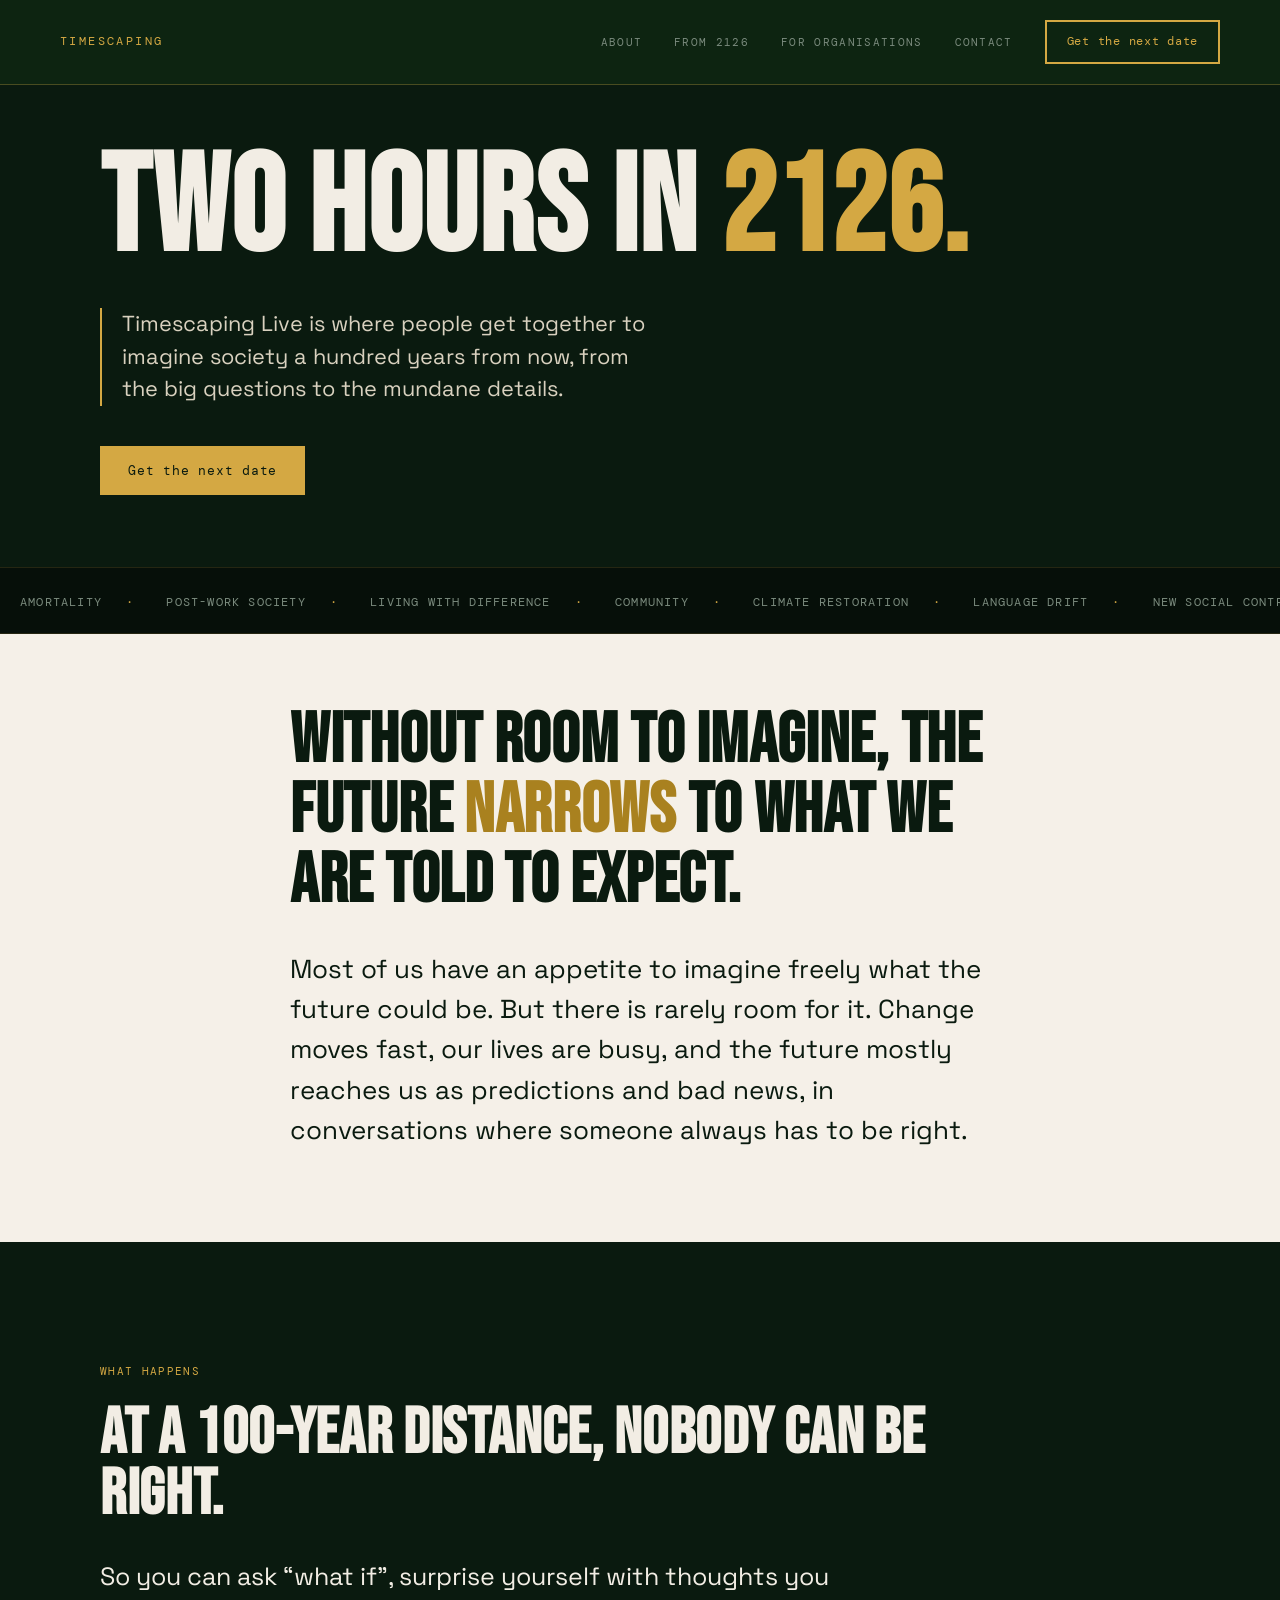
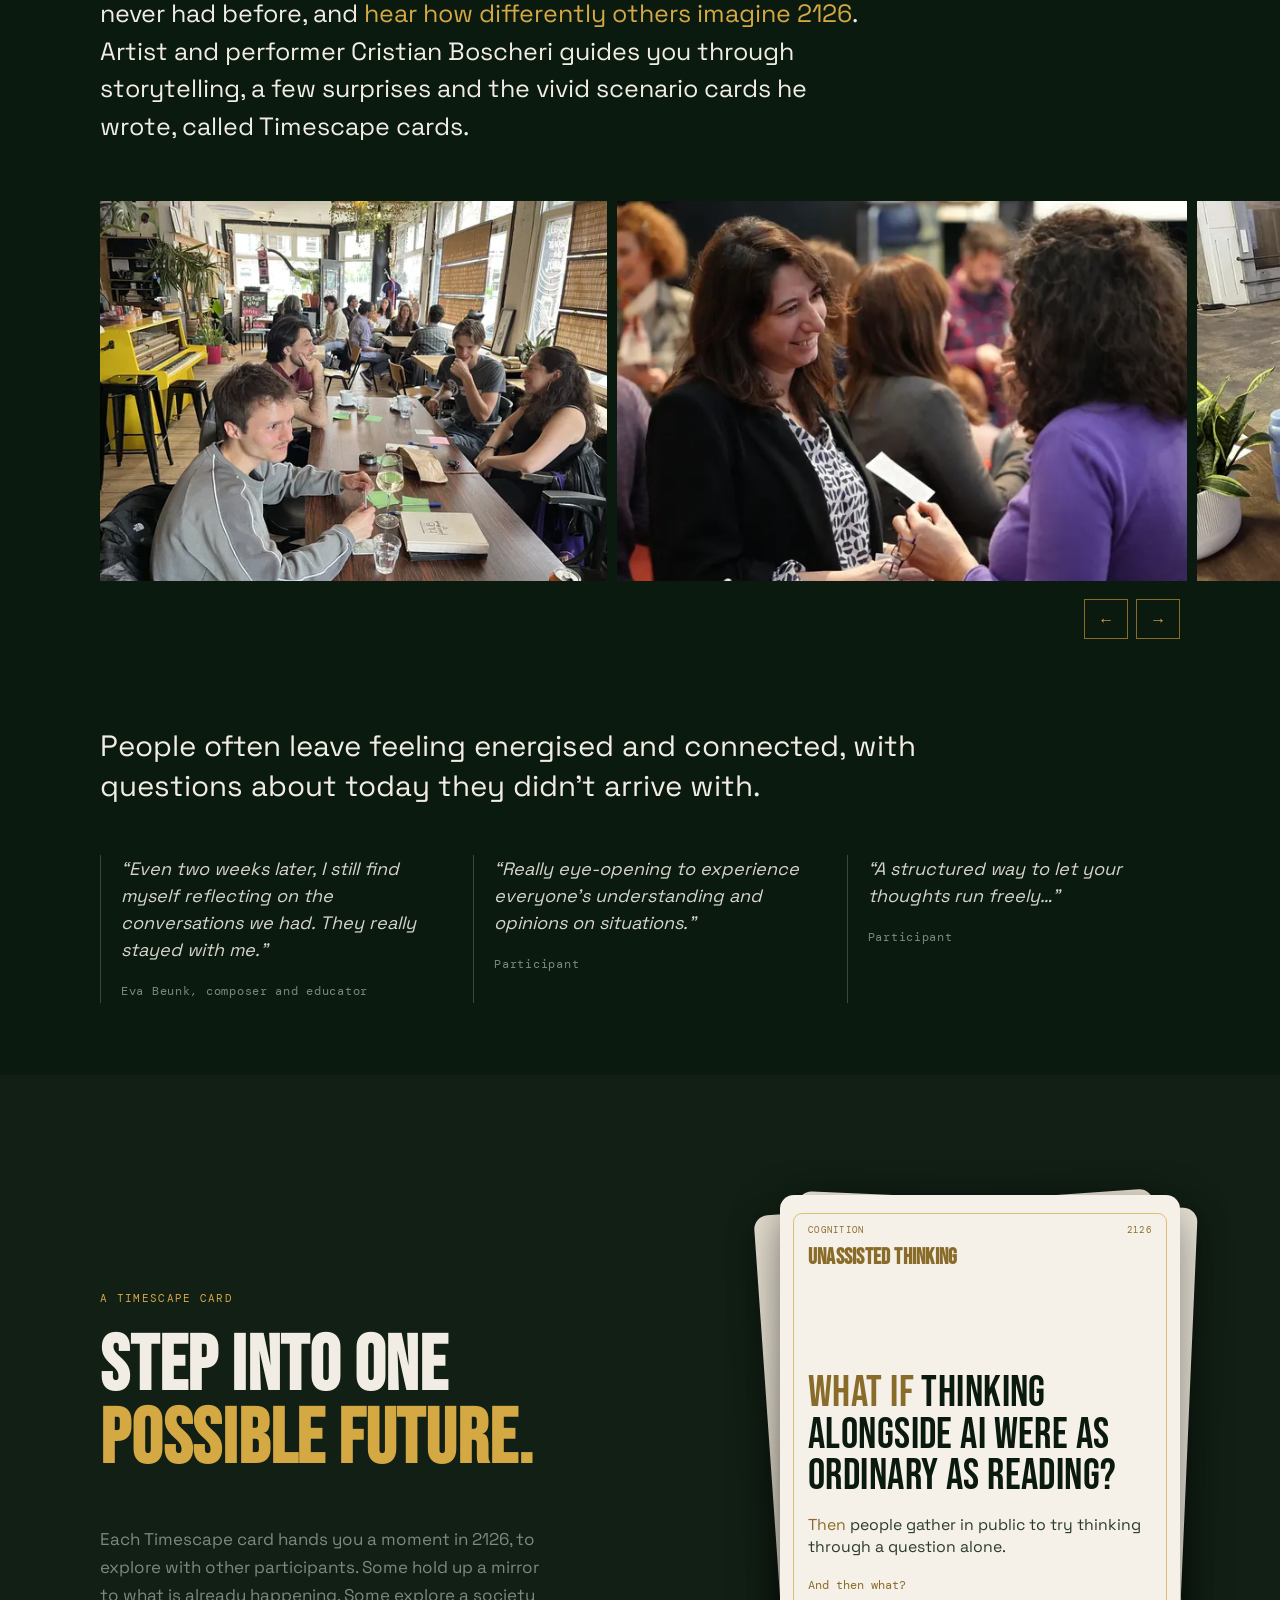
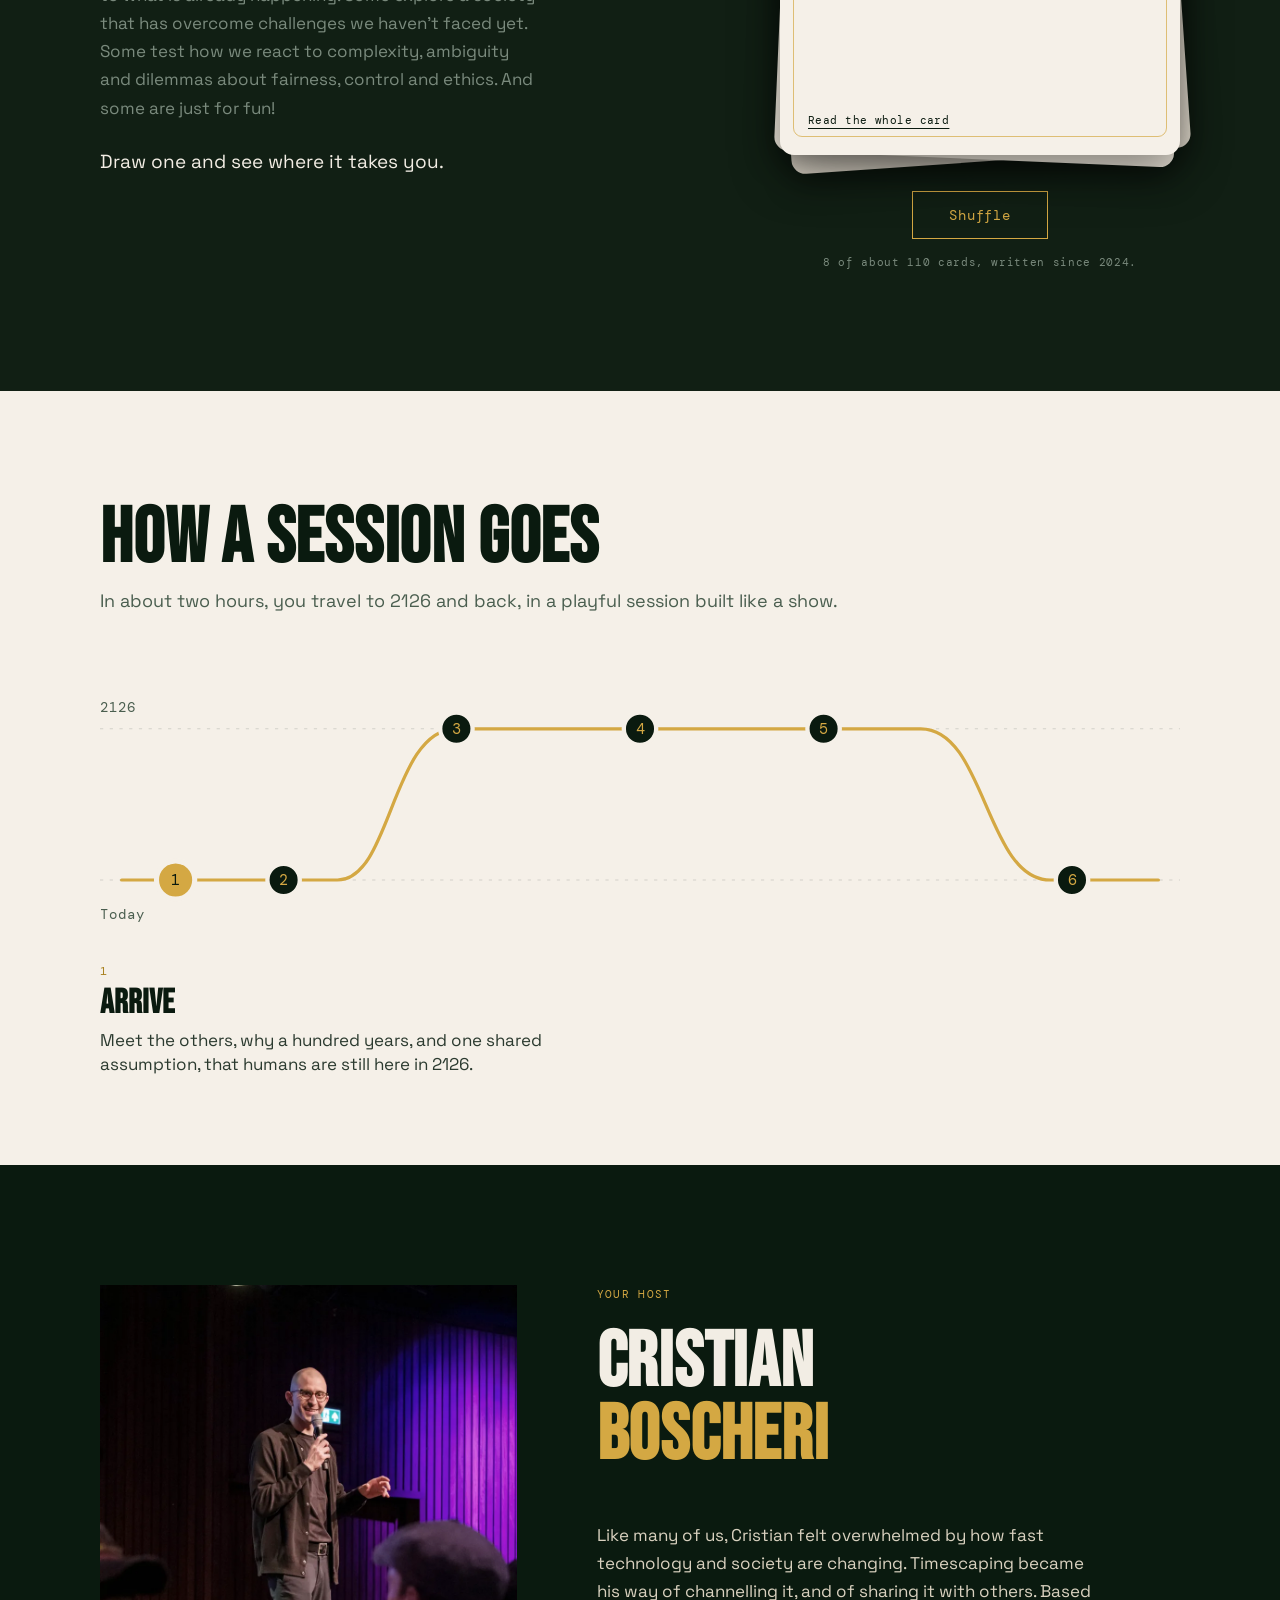
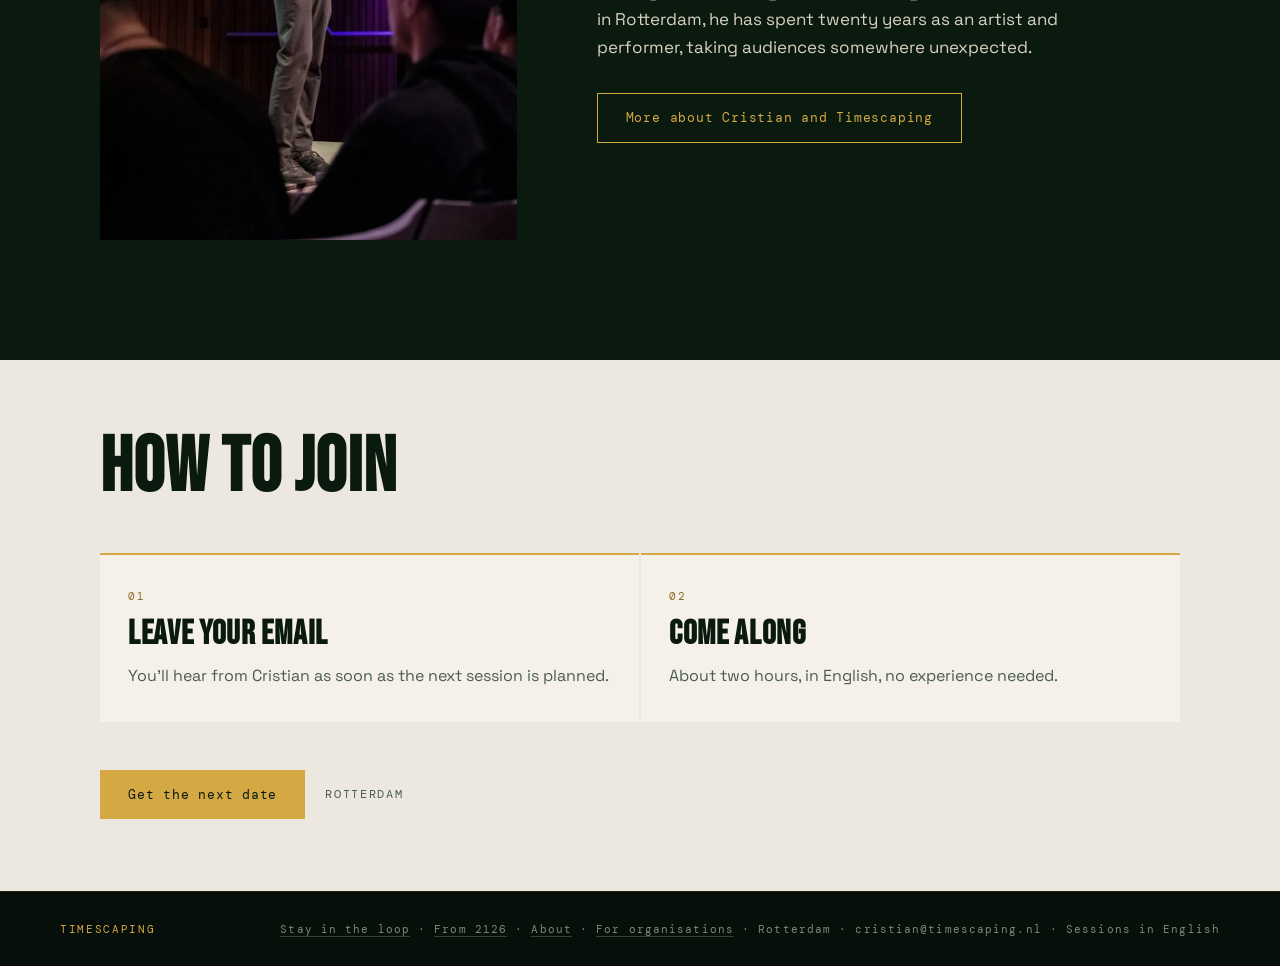
<file: index.html>
<!DOCTYPE html>
<html lang="en">
<head>
  <meta charset="UTF-8" />
  <meta name="viewport" content="width=device-width, initial-scale=1.0" />
  <title>Timescaping Live | Imagine society 100 years ahead, together</title>
  <meta name="description" content="Timescaping Live is the place where people get together to imagine society 100 years in the future, the big and the mundane." />
  <meta property="og:type" content="website" />
  <meta property="og:title" content="Timescaping Live | Imagine society 100 years ahead, together" />
  <meta property="og:description" content="Timescaping Live is the place where people get together to imagine society 100 years in the future, the big and the mundane." />
  <meta property="og:url" content="https://timescaping.nl/" />
  <meta property="og:image" content="https://timescaping.nl/images/Who%20this%20is%20for.png" />
  <link rel="canonical" href="https://timescaping.nl/" />
  <link rel="preconnect" href="https://fonts.googleapis.com" />
  <link rel="preconnect" href="https://fonts.gstatic.com" crossorigin />
  <link href="https://fonts.googleapis.com/css2?family=Bebas+Neue&family=Space+Grotesk:wght@300;400;500&family=DM+Mono:wght@300;400;500&display=swap" rel="stylesheet" />
  <link rel="stylesheet" href="style.css?v=20261125c" />
  <link rel="stylesheet" href="print.css" media="print" />
  <link rel="icon" type="image/png" sizes="32x32" href="/favicon-32x32.png">
  <link rel="icon" type="image/png" sizes="16x16" href="/favicon-16x16.png">
  <link rel="apple-touch-icon" sizes="180x180" href="/apple-touch-icon.png">
  <!-- Google tag (gtag.js) -->
  <script async src="https://www.googletagmanager.com/gtag/js?id=G-YN8PKWBQWD"></script>
  <script>
    window.dataLayer = window.dataLayer || [];
    function gtag(){dataLayer.push(arguments);}
    gtag('js', new Date());
    gtag('config', 'G-YN8PKWBQWD');
  </script>
  <!-- Microsoft Clarity -->
  <script type="text/javascript">
    (function(c,l,a,r,i,t,y){
        c[a]=c[a]||function(){(c[a].q=c[a].q||[]).push(arguments)};
        t=l.createElement(r);t.async=1;t.src="https://www.clarity.ms/tag/"+i;
        y=l.getElementsByTagName(r)[0];y.parentNode.insertBefore(t,y);
    })(window, document, "clarity", "script", "wphk1188sh");
  </script>
</head>
<body>

  <!-- NAV -->
  <nav class="nav">
    <a href="#" class="nav-logo">TIMESCAPING</a>
    <div class="nav-links">
      <a href="about.html" class="nav-link">About</a>
      <a href="from-2126.html" class="nav-link">From 2126</a>
      <a href="organisations.html" class="nav-link">For organisations</a>
      <a href="mailto:cristian@timescaping.nl" class="nav-link">Contact</a>
      <a href="https://tally.so/r/XxOPgj?source=nav" class="nav-cta" target="_blank" rel="noopener">Get the next date</a>
    </div>
  </nav>

  <!-- HERO -->
  <section class="hero hero-text-only hero-live">
    <div class="hero-left">
      <h1 class="hero-headline live-headline fade-up">Two hours in <span class="gold">2126.</span></h1>
      <p class="hero-def fade-up delay-1">Timescaping Live is where people get together to imagine society a hundred years from now, from the big questions to the mundane details.</p>
      <div class="hero-ctas fade-up delay-1">
        <a href="https://tally.so/r/XxOPgj?source=top" class="btn-primary" target="_blank" rel="noopener">Get the next date</a>
      </div>
    </div>
  </section>

  <!-- TICKER -->
  <div class="ticker" aria-hidden="true">
    <div class="ticker-track">
      <span>Amortality</span><span class="dot">·</span>
      <span>Post-work society</span><span class="dot">·</span>
      <span>Living with difference</span><span class="dot">·</span>
      <span>Community</span><span class="dot">·</span>
      <span>Climate restoration</span><span class="dot">·</span>
      <span>Language drift</span><span class="dot">·</span>
      <span>New social contracts</span><span class="dot">·</span>
      <span>Intimacy</span><span class="dot">·</span>
      <span>The meaning of work</span><span class="dot">·</span>
      <span>Android rights</span><span class="dot">·</span>
      <span>AI and power</span><span class="dot">·</span>
      <span>Amortality</span><span class="dot">·</span>
      <span>Post-work society</span><span class="dot">·</span>
      <span>Living with difference</span><span class="dot">·</span>
      <span>Community</span><span class="dot">·</span>
      <span>Climate restoration</span><span class="dot">·</span>
      <span>Language drift</span><span class="dot">·</span>
      <span>New social contracts</span><span class="dot">·</span>
      <span>Intimacy</span><span class="dot">·</span>
      <span>The meaning of work</span><span class="dot">·</span>
      <span>Android rights</span><span class="dot">·</span>
      <span>AI and power</span><span class="dot">·</span>
    </div>
  </div>

  <!-- THE NEED -->
  <section id="why" class="section s1 live-need">
    <div class="section-inner reveal">
      <h2 class="section-headline need-headline">Without room to imagine, the future <span class="gold-dim">narrows</span> to what we are told to expect.</h2>
      <p class="need-text">Most of us have an appetite to imagine freely what the future could be. But there is rarely room for it. Change moves fast, our lives are busy, and the future mostly reaches us as predictions and bad news, in conversations where someone always has to be right.</p>
    </div>
  </section>

  <!-- WHAT HAPPENS + PHOTOS -->
  <section id="practice" class="section s2 live-happens">
    <div class="section-inner reveal">
      <span class="label gold">What happens</span>
      <h2 class="section-headline happens-headline">At a 100-year distance, nobody can be right.</h2>
      <div class="happens-text">
        <p class="happens-lead">So you can ask “what if”, surprise yourself with thoughts you never had before, and <mark>hear how differently others imagine 2126</mark>. Artist and performer Cristian Boscheri guides you through storytelling, a few surprises and the vivid scenario cards he wrote, called Timescape cards.</p>
      </div>
    </div>
    <div class="gallery" aria-label="Photos from Timescaping sessions">
      <div class="gallery-track" tabindex="0">
        <figure class="gallery-item" style="aspect-ratio:1067/800"><img src="images/sessions/culturehub-long-table-sm.webp" srcset="images/sessions/culturehub-long-table-sm.webp 560w, images/sessions/culturehub-long-table.webp 1067w" sizes="(max-width: 900px) 350px, 510px" alt="A long café table of participants discussing scenario cards at CultureHub" loading="lazy" decoding="async" width="1067" height="800" /></figure>
        <figure class="gallery-item" style="aspect-ratio:1200/800"><img src="images/sessions/mestieri-conversation-sm.webp" srcset="images/sessions/mestieri-conversation-sm.webp 630w, images/sessions/mestieri-conversation.webp 1200w" sizes="(max-width: 900px) 350px, 510px" alt="A participant smiling in conversation, a scenario card in hand, at a session with Mestieri Lombardia" loading="lazy" decoding="async" width="1200" height="800" /></figure>
        <figure class="gallery-item" style="aspect-ratio:1067/800"><img src="images/sessions/pauseai-smile-sm.webp" srcset="images/sessions/pauseai-smile-sm.webp 560w, images/sessions/pauseai-smile.webp 1067w" sizes="(max-width: 900px) 350px, 510px" alt="A participant smiling mid-conversation across a table" loading="lazy" decoding="async" width="1067" height="800" /></figure>
        <figure class="gallery-item" style="aspect-ratio:800/800"><img src="images/sessions/daiec-orange-chairs-sm.webp" srcset="images/sessions/daiec-orange-chairs-sm.webp 420w, images/sessions/daiec-orange-chairs.webp 800w" sizes="(max-width: 900px) 350px, 510px" alt="Small groups talking in orange armchairs during a session" loading="lazy" decoding="async" width="800" height="800" /></figure>
        <figure class="gallery-item" style="aspect-ratio:600/800"><img src="images/sessions/daiec-standing-sm.webp" srcset="images/sessions/daiec-standing-sm.webp 315w, images/sessions/daiec-standing.webp 600w" sizes="(max-width: 900px) 350px, 510px" alt="Two participants standing and talking, scenario cards in hand" loading="lazy" decoding="async" width="600" height="800" /></figure>
        <figure class="gallery-item" style="aspect-ratio:961/659"><img src="images/sessions/cards-timer-sm.webp" srcset="images/sessions/cards-timer-sm.webp 612w, images/sessions/cards-timer.webp 961w" sizes="(max-width: 900px) 350px, 510px" alt="Scenario cards spread on a wooden table next to a timer, hands holding more cards" loading="lazy" decoding="async" width="961" height="659" /></figure>
        <figure class="gallery-item" style="aspect-ratio:600/800"><img src="images/sessions/biosphere-two-sm.webp" srcset="images/sessions/biosphere-two-sm.webp 315w, images/sessions/biosphere-two.webp 600w" sizes="(max-width: 900px) 350px, 510px" alt="Two participants talking at an outdoor table, cards between them" loading="lazy" decoding="async" width="600" height="800" /></figure>
        <figure class="gallery-item" style="aspect-ratio:1067/800"><img src="images/sessions/culturehub-woman-laughing-sm.webp" srcset="images/sessions/culturehub-woman-laughing-sm.webp 560w, images/sessions/culturehub-woman-laughing.webp 1067w" sizes="(max-width: 900px) 350px, 510px" alt="A participant laughing at a café table during a session" loading="lazy" decoding="async" width="1067" height="800" /></figure>
        <figure class="gallery-item" style="aspect-ratio:640/800"><img src="images/sessions/mestieri-overhead-sm.webp" srcset="images/sessions/mestieri-overhead-sm.webp 336w, images/sessions/mestieri-overhead.webp 640w" sizes="(max-width: 900px) 350px, 510px" alt="Seen from above, a small group sitting on the theatre floor between red seats, talking over their cards" loading="lazy" decoding="async" width="640" height="800" /></figure>
        <figure class="gallery-item" style="aspect-ratio:1067/800"><img src="images/sessions/daiec-windowsill-sm.webp" srcset="images/sessions/daiec-windowsill-sm.webp 560w, images/sessions/daiec-windowsill.webp 1067w" sizes="(max-width: 900px) 350px, 510px" alt="A small group listening to a participant sitting on a windowsill" loading="lazy" decoding="async" width="1067" height="800" /></figure>
        <figure class="gallery-item" style="aspect-ratio:600/800"><img src="images/sessions/daiec-smile-sm.webp" srcset="images/sessions/daiec-smile-sm.webp 315w, images/sessions/daiec-smile.webp 600w" sizes="(max-width: 900px) 350px, 510px" alt="A participant smiling in conversation" loading="lazy" decoding="async" width="600" height="800" /></figure>
        <figure class="gallery-item" style="aspect-ratio:1240/720"><img src="images/sessions/green-cards-table-sm.webp" srcset="images/sessions/green-cards-table-sm.webp 723w, images/sessions/green-cards-table.webp 1240w" sizes="(max-width: 900px) 350px, 510px" alt="Participants around a table covered in green scenario cards" loading="lazy" decoding="async" width="1240" height="720" /></figure>
        <figure class="gallery-item" style="aspect-ratio:600/800"><img src="images/sessions/circle-laughing-sm.webp" srcset="images/sessions/circle-laughing-sm.webp 315w, images/sessions/circle-laughing.webp 600w" sizes="(max-width: 900px) 350px, 510px" alt="Participants laughing in a circle during a session" loading="lazy" decoding="async" width="600" height="800" /></figure>
        <figure class="gallery-item" style="aspect-ratio:1067/800"><img src="images/sessions/pauseai-cards-sm.webp" srcset="images/sessions/pauseai-cards-sm.webp 560w, images/sessions/pauseai-cards.webp 1067w" sizes="(max-width: 900px) 350px, 510px" alt="Timescape scenario cards laid out on a wooden table" loading="lazy" decoding="async" width="1067" height="800" /></figure>
        <figure class="gallery-item" style="aspect-ratio:1067/800"><img src="images/sessions/culturehub-leaning-in-sm.webp" srcset="images/sessions/culturehub-leaning-in-sm.webp 560w, images/sessions/culturehub-leaning-in.webp 1067w" sizes="(max-width: 900px) 350px, 510px" alt="Participants leaning in around a table at CultureHub" loading="lazy" decoding="async" width="1067" height="800" /></figure>
        <figure class="gallery-item" style="aspect-ratio:1067/800"><img src="images/sessions/daiec-sofas-sm.webp" srcset="images/sessions/daiec-sofas-sm.webp 560w, images/sessions/daiec-sofas.webp 1067w" sizes="(max-width: 900px) 350px, 510px" alt="Participants in conversation on sofas, cards and notes in hand" loading="lazy" decoding="async" width="1067" height="800" /></figure>
      </div>
      <div class="section-inner gallery-nav">
        <span class="gallery-btns" hidden>
          <button type="button" class="gallery-btn" data-dir="-1" aria-label="Previous photos">←</button>
          <button type="button" class="gallery-btn" data-dir="1" aria-label="Next photos">→</button>
        </span>
      </div>
    </div>
    <div class="section-inner happens-proof">
      <p class="proof-lead">People often leave feeling energised and connected, with questions about today they didn’t arrive with.</p>
      <div class="happens-quotes">
        <blockquote class="happens-quote"><p>“Even two weeks later, I still find myself reflecting on the conversations we had. They really stayed with me.”</p><cite>Eva Beunk, composer and educator</cite></blockquote>
        <blockquote class="happens-quote"><p>“Really eye-opening to experience everyone’s understanding and opinions on situations.”</p><cite>Participant</cite></blockquote>
        <blockquote class="happens-quote"><p>“A structured way to let your thoughts run freely…”</p><cite>Participant</cite></blockquote>
      </div>
    </div>
  </section>

  <!-- DRAW A CARD -->
  <section id="card" class="section s-card">
    <div class="section-inner s-card-grid">
      <div class="s-card-left reveal">
        <span class="label gold">A Timescape card</span>
        <h2 class="section-headline">STEP INTO ONE<br><span class="gold">POSSIBLE FUTURE.</span></h2>
        <p class="s-card-intro">Each Timescape card hands you a moment in 2126, to explore with other participants. Some hold up a mirror to what is already happening. Some explore a society that has overcome challenges we haven’t faced yet. Some test how we react to complexity, ambiguity and dilemmas about fairness, control and ethics. And some are just for fun!</p>
        <p class="s-card-cue">Draw one and see where it takes you.</p>
      </div>
      <div class="s-card-right">
        <div class="tc-deck" aria-live="polite">
          <article class="tc is-active" data-card="0" data-if="ageing were optional?" data-then="a 150-year-old and a newborn sit at the same family dinner." data-tech="0">
            <div class="tc-front">
              <div class="tc-top"><span class="tc-theme">Amortality</span><span class="tc-year">2126</span></div>
              <h3 class="tc-title">Family Gatherings</h3>
              <p class="tc-if"><span>What if</span> ageing were optional?</p>
              <p class="tc-then"><span>Then</span> a 150-year-old and a newborn sit at the same family dinner.</p>
              <p class="tc-and">And then what?</p>
              <button type="button" class="tc-flip" aria-expanded="false">Read the whole card</button>
            </div>
            <div class="tc-back" aria-hidden="true">
            <div class="tc-top"><span class="tc-theme">Amortality</span><span class="tc-year">2126</span></div>
            <h3 class="tc-title">Family Gatherings</h3>
            <span class="tc-label">Imagine</span>
            <p class="tc-imagine">It’s 2126, and breakthroughs in cellular regeneration and nanotechnology have made aging optional, giving rise to a class of humans known as amortal. They do not grow older but remain vulnerable to accidents, and unforeseen risks. The oldest known amortal is around 150 years old. A family gathering brings together several generations, including the 150-year-old elder and a newborn child. These events are becoming increasingly complex as the extended family grows larger and the generational gap widens.</p>
            <div class="tc-explore-wrap">
              <span class="tc-label">Explore</span>
              <p class="tc-explore">What new traditions might families create to make such vast generational gatherings meaningful for everyone?</p>
            </div>
            <button type="button" class="tc-unflip" tabindex="-1">Back to the question</button>
            </div>
          </article>
          <article class="tc" data-card="1" data-if="android faces came from a shared public library?" data-then="your neighbour’s kind carer and a debt collector wear the same face." data-tech="1" aria-hidden="true">
            <div class="tc-front">
              <div class="tc-top"><span class="tc-theme">Intimacy</span><span class="tc-year">2126</span></div>
              <h3 class="tc-title">The Kind One</h3>
              <p class="tc-if"><span>What if</span> android faces came from a shared public library?</p>
              <p class="tc-then"><span>Then</span> your neighbour’s kind carer and a debt collector wear the same face.</p>
              <p class="tc-and">And then what?</p>
              <button type="button" class="tc-flip" aria-expanded="false">Read the whole card</button>
            </div>
            <div class="tc-back" aria-hidden="true">
            <div class="tc-top"><span class="tc-theme">Intimacy</span><span class="tc-year">2126</span></div>
            <h3 class="tc-title">The Kind One</h3>
            <span class="tc-label">Imagine</span>
            <p class="tc-imagine">After the impersonation years, when any android was allowed to wear any human-looking face and courts spent a decade sorting out what a witness had actually seen, android faces were regulated. Every face must now come from a certified commons, licence-free. The commons holds about four thousand. Most androids you meet are wearing one of the two hundred most popular.</p>
            <p class="tc-scene">Your neighbour’s care unit has worn the same face for three years. You have come to find it kind. Yesterday you passed a debt collector’s unit on the stairwell wearing it. You nodded before you understood why.</p>
            <div class="tc-explore-wrap">
              <span class="tc-label">Explore</span>
              <p class="tc-explore">What happens to a feeling you built for one face, once thousands of others are wearing it?</p>
            </div>
            <button type="button" class="tc-unflip" tabindex="-1">Back to the question</button>
            </div>
          </article>
          <article class="tc" data-card="2" data-if="thinking alongside AI were as ordinary as reading?" data-then="people gather in public to try thinking through a question alone." data-tech="1" aria-hidden="true">
            <div class="tc-front">
              <div class="tc-top"><span class="tc-theme">Cognition</span><span class="tc-year">2126</span></div>
              <h3 class="tc-title">Unassisted Thinking</h3>
              <p class="tc-if"><span>What if</span> thinking alongside AI were as ordinary as reading?</p>
              <p class="tc-then"><span>Then</span> people gather in public to try thinking through a question alone.</p>
              <p class="tc-and">And then what?</p>
              <button type="button" class="tc-flip" aria-expanded="false">Read the whole card</button>
            </div>
            <div class="tc-back" aria-hidden="true">
            <div class="tc-top"><span class="tc-theme">Cognition</span><span class="tc-year">2126</span></div>
            <h3 class="tc-title">Unassisted Thinking</h3>
            <span class="tc-label">Imagine</span>
            <p class="tc-imagine">By the 2070s, thinking alongside AI had become as ordinary as reading or speaking. Children grew up with systems that anticipated questions, completed associations, and guided reasoning before thoughts fully formed. AI assisted cognition slowly became the default infrastructure of attention. By the 2090s, small counter-movements began practicing forms of unassisted thinking. By 2126, these practices had evolved into a cultural form: public sessions where people attempted to think through a question alone, in real time, without augmentation, prediction, or support.</p>
            <p class="tc-scene">You are sitting in a dark theater. A person on stage is working slowly through a difficult question, pausing, backtracking, losing the thread, beginning again. Nothing is being optimized. The audience is completely silent. The person next to you whispers: “I’ve never seen anyone think alone before.”</p>
            <div class="tc-explore-wrap">
              <span class="tc-label">Explore</span>
              <p class="tc-explore">What is the person on stage doing that people in the audience cannot?</p>
            </div>
            <button type="button" class="tc-unflip" tabindex="-1">Back to the question</button>
            </div>
          </article>
          <article class="tc" data-card="3" data-if="nobody had to worry about money anymore?" data-then="people envy how clearly someone knows what they want." data-tech="0" aria-hidden="true">
            <div class="tc-front">
              <div class="tc-top"><span class="tc-theme">Post-work Society</span><span class="tc-year">2126</span></div>
              <h3 class="tc-title">The New Envy</h3>
              <p class="tc-if"><span>What if</span> nobody had to worry about money anymore?</p>
              <p class="tc-then"><span>Then</span> people envy how clearly someone knows what they want.</p>
              <p class="tc-and">And then what?</p>
              <button type="button" class="tc-flip" aria-expanded="false">Read the whole card</button>
            </div>
            <div class="tc-back" aria-hidden="true">
            <div class="tc-top"><span class="tc-theme">Post-work Society</span><span class="tc-year">2126</span></div>
            <h3 class="tc-title">The New Envy</h3>
            <span class="tc-label">Imagine</span>
            <p class="tc-imagine">In 2126, material scarcity is largely solved. The anxieties that consumed previous generations, money, security, status through possessions, faded as the basics became guaranteed. Researchers expected envy to fade with them. It didn’t. It just changed shape. What people compare now is harder to measure and harder to admit: how deeply someone lives, how clearly they know what they want, how little they seem to be performing.</p>
            <p class="tc-scene">You’re at a dinner. Someone across the table is talking about a project they’ve been working on for three years, something quiet and entirely their own. They’re not showing off. They don’t need to. The room leans in anyway.</p>
            <div class="tc-explore-wrap">
              <span class="tc-label">Explore</span>
              <p class="tc-explore">In this world, what do people lie about to seem more purposeful than they are?</p>
            </div>
            <button type="button" class="tc-unflip" tabindex="-1">Back to the question</button>
            </div>
          </article>
          <article class="tc" data-card="4" data-if="anything could be bought online instantly?" data-then="a shop exists where the staff slow you down." data-tech="0" aria-hidden="true">
            <div class="tc-front">
              <div class="tc-top"><span class="tc-theme">Everyday Life</span><span class="tc-year">2126</span></div>
              <h3 class="tc-title">The Experience Economy Store</h3>
              <p class="tc-if"><span>What if</span> anything could be bought online instantly?</p>
              <p class="tc-then"><span>Then</span> a shop exists where the staff slow you down.</p>
              <p class="tc-and">And then what?</p>
              <button type="button" class="tc-flip" aria-expanded="false">Read the whole card</button>
            </div>
            <div class="tc-back" aria-hidden="true">
            <div class="tc-top"><span class="tc-theme">Everyday Life</span><span class="tc-year">2126</span></div>
            <h3 class="tc-title">The Experience Economy Store</h3>
            <span class="tc-label">Imagine</span>
            <p class="tc-imagine">In 2126 anything can be bought online instantly. Everyone knows this. You enter a physical store anyway. At the door, a sign explains why the store exists: “This space does not optimize efficiency.” Inside, nothing pushes you to buy. A worker slows you down, challenges a choice you were about to make, and invites you to stay longer than planned. Leaving without purchasing feels normal. Staying feels intentional.</p>
            <div class="tc-explore-wrap">
              <span class="tc-label">Explore</span>
              <p class="tc-explore">What would have to happen inside this store for you to feel that your time there was well spent, even without buying anything?</p>
            </div>
            <button type="button" class="tc-unflip" tabindex="-1">Back to the question</button>
            </div>
          </article>
          <article class="tc" data-card="5" data-if="every neighbourhood owned its own cameras?" data-then="you vote at a council meeting on what the park gets to remember." data-tech="0" aria-hidden="true">
            <div class="tc-front">
              <div class="tc-top"><span class="tc-theme">Community</span><span class="tc-year">2126</span></div>
              <h3 class="tc-title">The Watch We Chose</h3>
              <p class="tc-if"><span>What if</span> every neighbourhood owned its own cameras?</p>
              <p class="tc-then"><span>Then</span> you vote at a council meeting on what the park gets to remember.</p>
              <p class="tc-and">And then what?</p>
              <button type="button" class="tc-flip" aria-expanded="false">Read the whole card</button>
            </div>
            <div class="tc-back" aria-hidden="true">
            <div class="tc-top"><span class="tc-theme">Community</span><span class="tc-year">2126</span></div>
            <h3 class="tc-title">The Watch We Chose</h3>
            <span class="tc-label">Imagine</span>
            <p class="tc-imagine">In 2126, public surveillance is community owned. It wasn’t always this way. For decades, cameras and data systems expanded quietly, owned by states and corporations, pointed downward. The asymmetry became undeniable. Slowly, then all at once, communities fought for and won control of their own data infrastructure. Today they decide what is recorded, who can access it, and when it disappears.</p>
            <p class="tc-scene">You’re at a community council meeting. Residents are voting on whether to install new sensors in the local park following a series of incidents. Half the room wants protection. The other half worries about what comes next.</p>
            <div class="tc-explore-wrap">
              <span class="tc-label">Explore</span>
              <p class="tc-explore">In this world, what makes the difference between surveillance that protects a community and surveillance that violates it?</p>
            </div>
            <button type="button" class="tc-unflip" tabindex="-1">Back to the question</button>
            </div>
          </article>
          <article class="tc" data-card="6" data-if="every encounter was matched to you in advance?" data-then="school is the last room full of people unlike you." data-tech="0" aria-hidden="true">
            <div class="tc-front">
              <div class="tc-top"><span class="tc-theme">Living with Difference</span><span class="tc-year">2126</span></div>
              <h3 class="tc-title">The Last Mixed Room</h3>
              <p class="tc-if"><span>What if</span> every encounter was matched to you in advance?</p>
              <p class="tc-then"><span>Then</span> school is the last room full of people unlike you.</p>
              <p class="tc-and">And then what?</p>
              <button type="button" class="tc-flip" aria-expanded="false">Read the whole card</button>
            </div>
            <div class="tc-back" aria-hidden="true">
            <div class="tc-top"><span class="tc-theme">Living with Difference</span><span class="tc-year">2126</span></div>
            <h3 class="tc-title">The Last Mixed Room</h3>
            <span class="tc-label">Imagine</span>
            <p class="tc-imagine">By 2126, most encounters are sorted before they happen. Work, leisure, romance, all routed through systems that match people by fit. You rarely spend time with anyone who sees the world differently. Schools kept one old rule against this. Each intake is drawn deliberately wide, pulling children across neighbourhoods and incomes into the same room for eleven years.</p>
            <p class="tc-scene">A father waits at pickup. His daughter comes out beside a boy from a family whose world barely touches his own, the two of them arguing about something with their whole bodies.</p>
            <div class="tc-explore-wrap">
              <span class="tc-label">Explore</span>
              <p class="tc-explore">What do eleven years beside people unlike you do to a person?</p>
            </div>
            <button type="button" class="tc-unflip" tabindex="-1">Back to the question</button>
            </div>
          </article>
          <article class="tc" data-card="7" data-if="energy were almost free?" data-then="we use so much of it that the planet feels it anyway." data-tech="0" aria-hidden="true">
            <div class="tc-front">
              <div class="tc-top"><span class="tc-theme">Energy</span><span class="tc-year">2126</span></div>
              <h3 class="tc-title">The Paradox of Abundance</h3>
              <p class="tc-if"><span>What if</span> energy were almost free?</p>
              <p class="tc-then"><span>Then</span> we use so much of it that the planet feels it anyway.</p>
              <p class="tc-and">And then what?</p>
              <button type="button" class="tc-flip" aria-expanded="false">Read the whole card</button>
            </div>
            <div class="tc-back" aria-hidden="true">
            <div class="tc-top"><span class="tc-theme">Energy</span><span class="tc-year">2126</span></div>
            <h3 class="tc-title">The Paradox of Abundance</h3>
            <span class="tc-label">Imagine</span>
            <p class="tc-imagine">By 2126, energy has become radically cheaper, driven by breakthroughs in solar technology and ultra-efficient storage systems. Grids are decentralized and community-driven, offering an abundance of power for all. But as energy becomes more accessible, consumption skyrockets, amplifying production, waste, and material extraction in unexpected ways. The logic of Jevons paradox unfolds, as efficiency breeds greater demand, leading to new ecological pressures.</p>
            <div class="tc-explore-wrap">
              <span class="tc-label">Explore</span>
              <p class="tc-explore">What human activities, outside of energy production, would increase the most in a world with abundant and cheap energy?</p>
            </div>
            <button type="button" class="tc-unflip" tabindex="-1">Back to the question</button>
            </div>
          </article>
        </div>
        <button type="button" class="btn-ghost-gold tc-draw" hidden>Shuffle</button>
        <p class="tc-note">8 of about 110 cards, written since 2024.</p>
      </div>
    </div>
  </section>

  <!-- HOW A SESSION GOES -->
  <section id="session" class="section s-arc">
    <div class="section-inner">
      <h2 class="section-headline">HOW A SESSION GOES</h2>
      <p class="arc-sub">In about two hours, you travel to 2126 and back, in a playful session built like a show.</p>
      <div class="arc">
        <svg class="arc-svg" viewBox="0 0 1000 250" role="group" aria-label="The arc of a session">
          <line class="arc-guide" x1="0" y1="60" x2="1000" y2="60"/><text class="arc-tag arc-tag-top" x="0" y="44">2126</text>
          <line class="arc-guide" x1="0" y1="200" x2="1000" y2="200"/><text class="arc-tag arc-tag-today" x="0" y="236">Today</text>
          <path class="arc-path" pathLength="1" d="M20 200 H220 C270 200 270 60 330 60 H760 C820 60 820 200 880 200 H980"/>
          <g class="arc-dot" style="--d:0" data-step="0" tabindex="0" role="button" aria-label="Step 1, Arrive"><circle cx="70" cy="200" r="15"/><text x="70" y="205">1</text></g><g class="arc-dot" style="--d:1" data-step="1" tabindex="0" role="button" aria-label="Step 2, Warm up"><circle cx="170" cy="200" r="15"/><text x="170" y="205">2</text></g><g class="arc-dot" style="--d:2" data-step="2" tabindex="0" role="button" aria-label="Step 3, Step into 2126"><circle cx="330" cy="60" r="15"/><text x="330" y="65">3</text></g><g class="arc-dot" style="--d:3" data-step="3" tabindex="0" role="button" aria-label="Step 4, Explore"><circle cx="500" cy="60" r="15"/><text x="500" y="65">4</text></g><g class="arc-dot" style="--d:4" data-step="4" tabindex="0" role="button" aria-label="Step 5, Create"><circle cx="670" cy="60" r="15"/><text x="670" y="65">5</text></g><g class="arc-dot" style="--d:5" data-step="5" tabindex="0" role="button" aria-label="Step 6, Come back"><circle cx="900" cy="200" r="15"/><text x="900" y="205">6</text></g>
        </svg>
        <div class="arc-caption" aria-live="polite" hidden></div>
        <ol class="arc-steps"><li><span class="arc-n">1</span><h3>Arrive</h3><p>Meet the others, why a hundred years, and one shared assumption, that humans are still here in 2126.</p></li><li><span class="arc-n">2</span><h3>Warm up</h3><p>First thoughts about 2126, from where we are today.</p></li><li><span class="arc-n">3</span><h3>Step into 2126</h3><p>From here on, we speak as people living there.</p></li><li><span class="arc-n">4</span><h3>Explore</h3><p>One reads a card aloud, the other answers from inside it.</p></li><li><span class="arc-n">5</span><h3>Create</h3><p>Make your own card, on a theme that matters to you.</p></li><li><span class="arc-n">6</span><h3>Come back</h3><p>What shifted, and what it says about today.</p></li></ol>
      </div>
    </div>
  </section>

  <!-- YOUR HOST -->
  <section id="host" class="section s5">
    <div class="section-inner s5-grid reveal">
      <div class="s5-left">
        <img src="images/cristian-host.webp" alt="Cristian Boscheri on stage, microphone in hand, smiling at the audience" class="s5-img ratio-3-4" width="900" height="1200" />
      </div>
      <div class="s5-right">
        <span class="label gold">Your host</span>
        <h2 class="section-headline">CRISTIAN<br><span class="gold">BOSCHERI</span></h2>
        <p>Like many of us, Cristian felt overwhelmed by how fast technology and society are changing. Timescaping became his way of channelling it, and of sharing it with others. Based in Rotterdam, he has spent twenty years as an artist and performer, taking audiences somewhere unexpected.</p>
        <a href="about.html" class="btn-dark-ghost">More about Cristian and Timescaping</a>
      </div>
    </div>
  </section>

  <!-- PLAN AND WAITLIST -->
  <section id="take-part" class="section s6 dark-bg">
    <div class="section-inner reveal">
      <h2 class="section-headline">HOW TO JOIN</h2>
      <ol class="plan">
        <li class="plan-step"><span class="plan-num">01</span><h3 class="plan-title">Leave your email</h3><p>You’ll hear from Cristian as soon as the next session is planned.</p></li>
        <li class="plan-step"><span class="plan-num">02</span><h3 class="plan-title">Come along</h3><p>About two hours, in English, no experience needed.</p></li>
      </ol>
      <div class="plan-cta">
        <a href="https://tally.so/r/XxOPgj?source=bottom" class="btn-primary" target="_blank" rel="noopener">Get the next date</a>
        <span class="plan-where">Rotterdam</span>
      </div>
    </div>
  </section>

  <!-- FOOTER -->
  <footer class="footer">
    <span class="footer-left">TIMESCAPING</span>
    <span class="footer-right"><a href="https://tally.so/r/XxOPgj?source=footer" class="footer-link" target="_blank" rel="noopener">Stay in the loop</a> · <a href="from-2126.html" class="footer-link">From 2126</a> · <a href="about.html" class="footer-link">About</a> · <a href="organisations.html" class="footer-link">For organisations</a> · Rotterdam · cristian@timescaping.nl · Sessions in English</span>
  </footer>

  <script src="script.js?v=20261125c"></script>
</body>
</html>
</file>
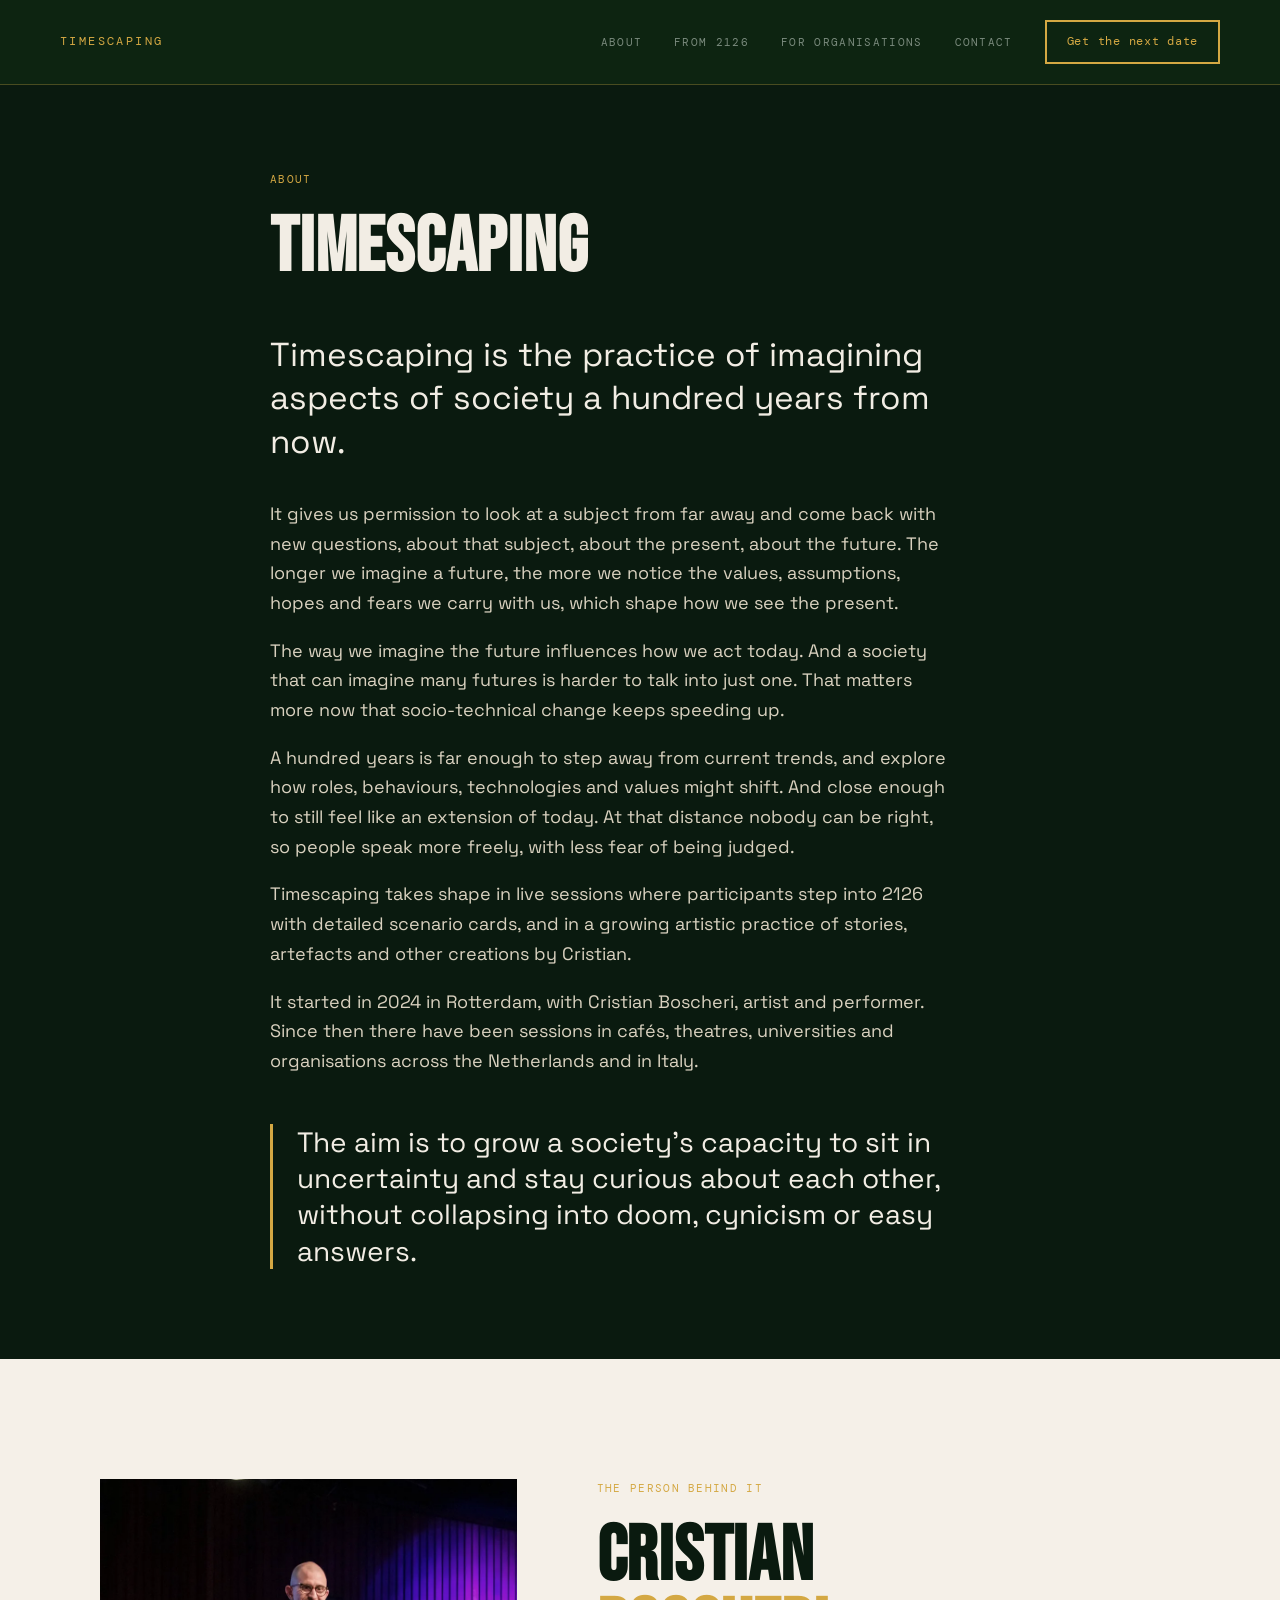
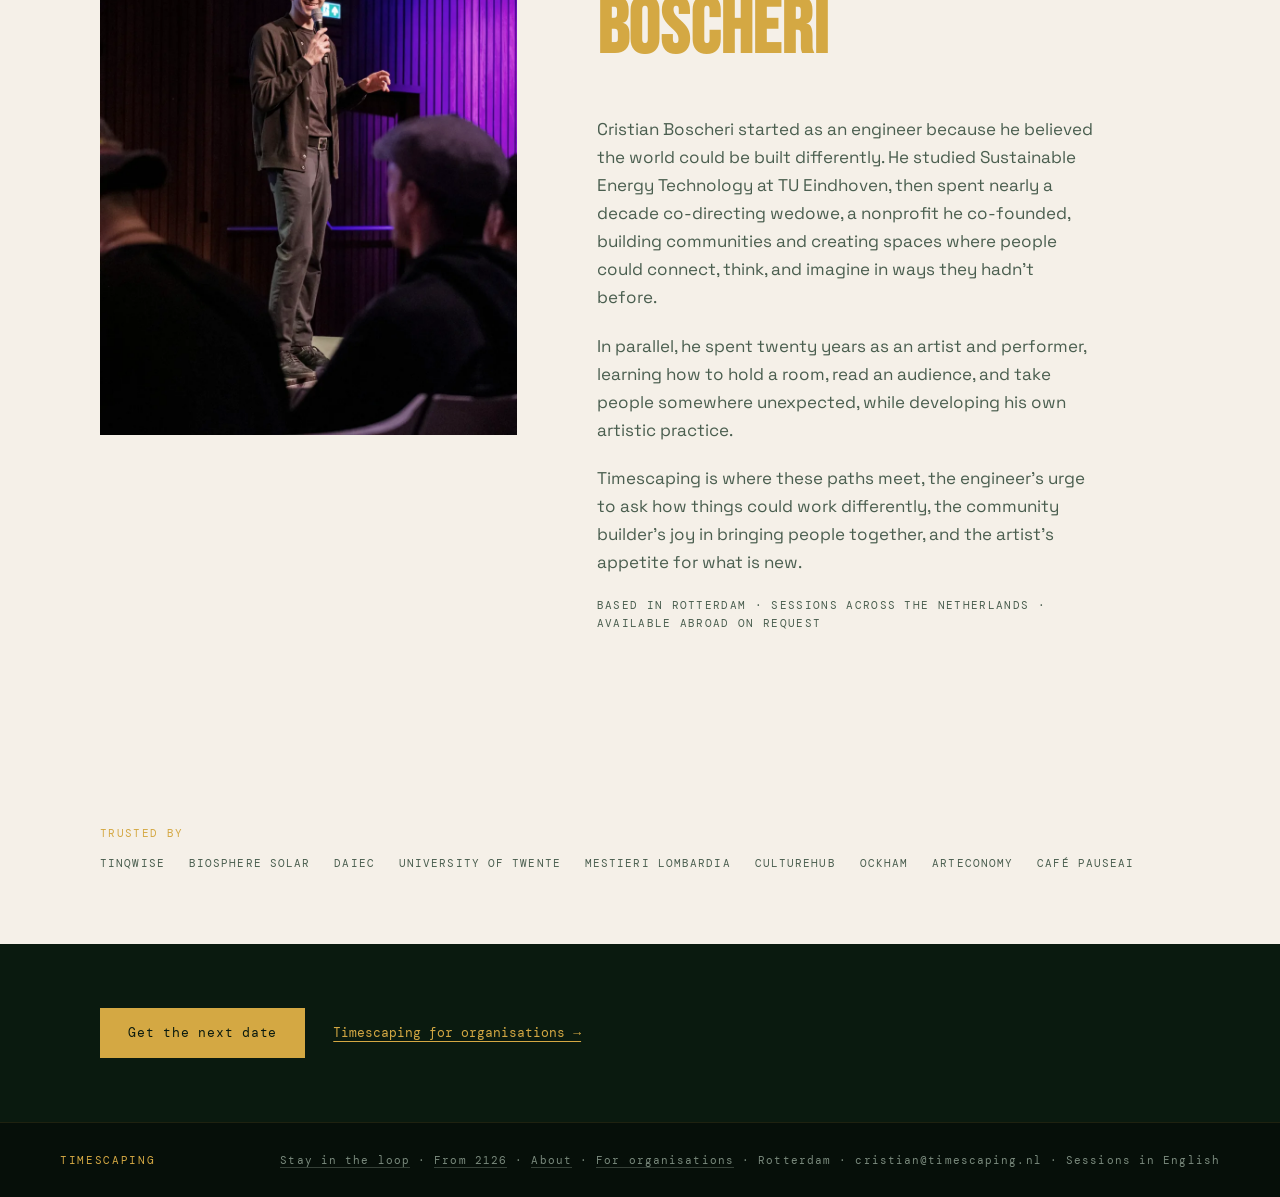
<file: about.html>
<!DOCTYPE html>
<html lang="en">
<head>
  <meta charset="UTF-8" />
  <meta name="viewport" content="width=device-width, initial-scale=1.0" />
  <title>About | Timescaping</title>
  <meta name="description" content="About Timescaping and its founder, the artist and performer Cristian Boscheri." />
  <meta property="og:type" content="website" />
  <meta property="og:title" content="About | Timescaping" />
  <meta property="og:description" content="Timescaping is the practice of imagining aspects of society 100 years from now, together: in live sessions, and in stories and objects from 2126." />
  <meta property="og:url" content="https://timescaping.nl/about.html" />
  <meta property="og:image" content="https://timescaping.nl/images/Who%20this%20is%20for.png" />
  <link rel="canonical" href="https://timescaping.nl/about.html" />
  <link rel="preconnect" href="https://fonts.googleapis.com" />
  <link rel="preconnect" href="https://fonts.gstatic.com" crossorigin />
  <link href="https://fonts.googleapis.com/css2?family=Bebas+Neue&family=Space+Grotesk:wght@300;400;500&family=DM+Mono:wght@300;400;500&display=swap" rel="stylesheet" />
  <link rel="stylesheet" href="style.css?v=20261125c" />
  <link rel="stylesheet" href="print.css" media="print" />
  <link rel="icon" type="image/png" sizes="32x32" href="/favicon-32x32.png">
  <link rel="icon" type="image/png" sizes="16x16" href="/favicon-16x16.png">
  <link rel="apple-touch-icon" sizes="180x180" href="/apple-touch-icon.png">
  <!-- Google tag (gtag.js) -->
  <script async src="https://www.googletagmanager.com/gtag/js?id=G-YN8PKWBQWD"></script>
  <script>
    window.dataLayer = window.dataLayer || [];
    function gtag(){dataLayer.push(arguments);}
    gtag('js', new Date());
    gtag('config', 'G-YN8PKWBQWD');
  </script>
  <!-- Microsoft Clarity -->
  <script type="text/javascript">
    (function(c,l,a,r,i,t,y){
        c[a]=c[a]||function(){(c[a].q=c[a].q||[]).push(arguments)};
        t=l.createElement(r);t.async=1;t.src="https://www.clarity.ms/tag/"+i;
        y=l.getElementsByTagName(r)[0];y.parentNode.insertBefore(t,y);
    })(window, document, "clarity", "script", "wphk1188sh");
  </script>
</head>
<body>

  <!-- NAV -->
  <nav class="nav">
    <a href="/" class="nav-logo">TIMESCAPING</a>
    <div class="nav-links">
      <a href="about.html" class="nav-link">About</a>
      <a href="from-2126.html" class="nav-link">From 2126</a>
      <a href="organisations.html" class="nav-link">For organisations</a>
      <a href="mailto:cristian@timescaping.nl" class="nav-link">Contact</a>
      <a href="https://tally.so/r/XxOPgj?source=nav" class="nav-cta" target="_blank" rel="noopener">Get the next date</a>
    </div>
  </nav>

  <section class="section s-about-top">
    <div class="section-inner about-inner">
      <span class="label gold">About</span>
      <h1 class="section-headline">TIMESCAPING</h1>
      <p class="about-lede">Timescaping is the practice of imagining aspects of society a hundred years from now.</p>
      <div class="about-body">
        <p>It gives us permission to look at a subject from far away and come back with new questions, about that subject, about the present, about the future. The longer we imagine a future, the more we notice the values, assumptions, hopes and fears we carry with us, which shape how we see the present.</p>
        <p>The way we imagine the future influences how we act today. And a society that can imagine many futures is harder to talk into just one. That matters more now that socio-technical change keeps speeding up.</p>
        <p>A hundred years is far enough to step away from current trends, and explore how roles, behaviours, technologies and values might shift. And close enough to still feel like an extension of today. At that distance nobody can be right, so people speak more freely, with less fear of being judged.</p>
        <p>Timescaping takes shape in live sessions where participants step into 2126 with detailed scenario cards, and in a growing artistic practice of stories, artefacts and other creations by Cristian.</p>
        <p>It started in 2024 in Rotterdam, with Cristian Boscheri, artist and performer. Since then there have been sessions in cafés, theatres, universities and organisations across the Netherlands and in Italy.</p>
        <p class="about-aim">The aim is to grow a society’s capacity to sit in uncertainty and stay curious about each other, without collapsing into doom, cynicism or easy answers.</p>
      </div>
    </div>
  </section>

  <!-- SECTION 7 - THE PERSON BEHIND IT -->
  <section id="about" class="section s5">
    <div class="section-inner s5-grid reveal">
      <div class="s5-left">
        <img src="images/cristian-host.webp" alt="Cristian Boscheri on stage, microphone in hand, smiling at the audience" class="s5-img ratio-3-4" width="900" height="1200" />
      </div>
      <div class="s5-right">
        <span class="label gold">THE PERSON BEHIND IT</span>
        <h2 class="section-headline">
          CRISTIAN<br>
          <span class="gold">BOSCHERI</span>
        </h2>
        <p>Cristian Boscheri started as an engineer because he believed the world could be built differently. He studied Sustainable Energy Technology at TU Eindhoven, then spent nearly a decade co-directing wedowe, a nonprofit he co-founded, building communities and creating spaces where people could connect, think, and imagine in ways they hadn’t before.</p>
        <p>In parallel, he spent twenty years as an artist and performer, learning how to hold a room, read an audience, and take people somewhere unexpected, while developing his own artistic practice.</p>
        <p>Timescaping is where these paths meet, the engineer’s urge to ask how things could work differently, the community builder’s joy in bringing people together, and the artist’s appetite for what is new.</p>
        <p class="label" style="margin-top: 8px; margin-bottom: 0;">Based in Rotterdam · Sessions across the Netherlands · Available abroad on request</p>
      </div>
    </div>
  </section>

  <section class="section s-trusted">
    <div class="section-inner">
      <div class="trusted">
        <span class="label muted">Trusted by</span>
        <div class="trusted-list">
          <span>TinQwise</span>
          <span>Biosphere Solar</span>
          <span>DAIEC</span>
          <span>University of Twente</span>
          <span>Mestieri Lombardia</span>
          <span>CultureHub</span>
          <span>Ockham</span>
          <span>ArtEconomy</span>
          <span>Café PauseAI</span>
        </div>
      </div>
    </div>
  </section>

  <section class="section s-about-next">
    <div class="section-inner">
      <a href="https://tally.so/r/XxOPgj?source=about" class="btn-primary" target="_blank" rel="noopener">Get the next date</a>
      <a href="organisations.html" class="about-next-link">Timescaping for organisations →</a>
    </div>
  </section>

  <footer class="footer">
    <span class="footer-left">TIMESCAPING</span>
    <span class="footer-right"><a href="https://tally.so/r/XxOPgj?source=footer" class="footer-link" target="_blank" rel="noopener">Stay in the loop</a> · <a href="from-2126.html" class="footer-link">From 2126</a> · <a href="about.html" class="footer-link">About</a> · <a href="organisations.html" class="footer-link">For organisations</a> · Rotterdam · cristian@timescaping.nl · Sessions in English</span>
  </footer>

  <script src="script.js?v=20261125c"></script>
</body>
</html>
</file>
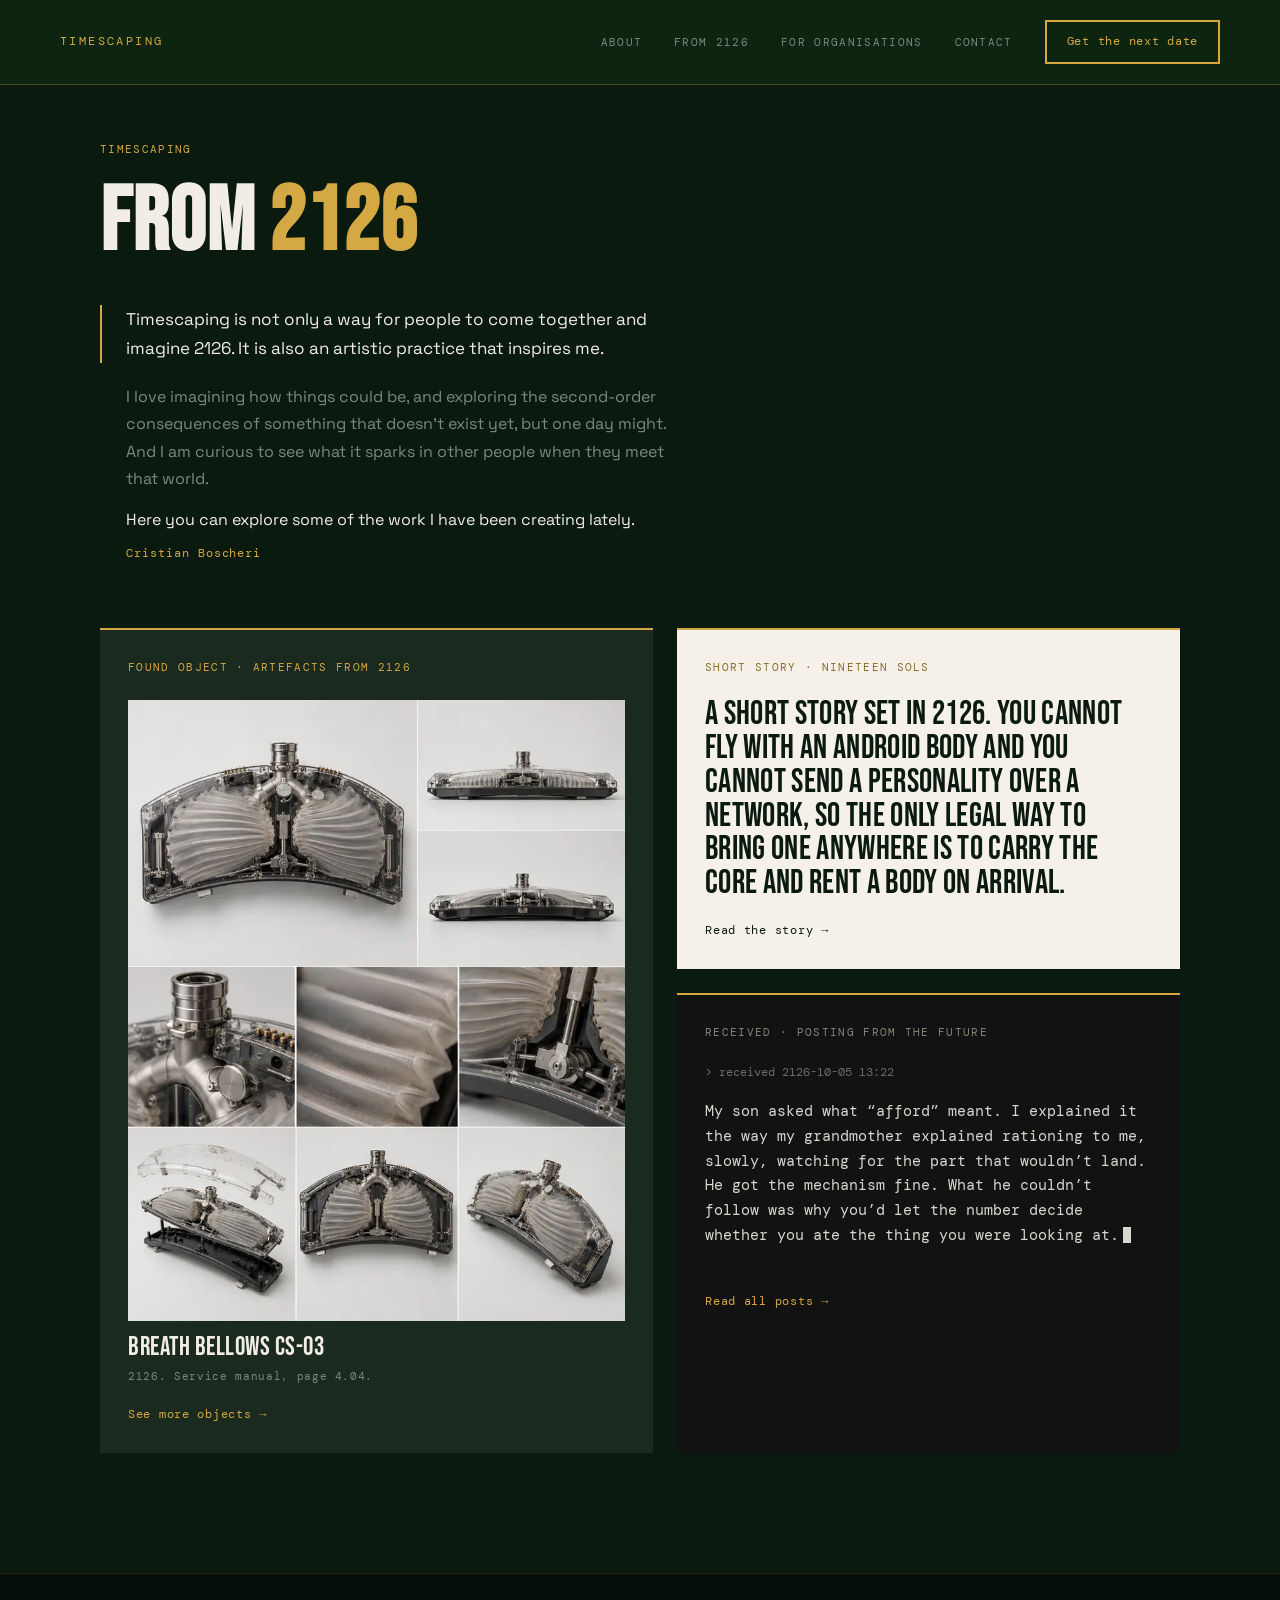
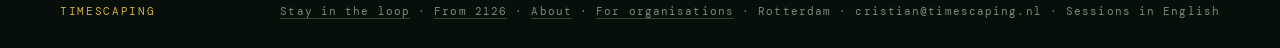
<file: from-2126.html>
<!DOCTYPE html>
<html lang="en">
<head>
  <meta charset="UTF-8" />
  <meta name="viewport" content="width=device-width, initial-scale=1.0" />
  <title>From 2126 | Timescaping</title>
  <meta name="description" content="The artistic side of Timescaping. Stories, objects and posts set in 2126, by Cristian Boscheri." />
  <meta property="og:type" content="website" />
  <meta property="og:title" content="From 2126 | Timescaping" />
  <meta property="og:description" content="The artistic side of Timescaping. Stories, objects and posts set in 2126, by Cristian Boscheri." />
  <meta property="og:url" content="https://timescaping.nl/from-2126" />
  <meta property="og:image" content="https://timescaping.nl/images/from-2126/courtesy-cartridge.webp" />
  <link rel="canonical" href="https://timescaping.nl/from-2126" />
  <link rel="preconnect" href="https://fonts.googleapis.com" />
  <link rel="preconnect" href="https://fonts.gstatic.com" crossorigin />
  <link href="https://fonts.googleapis.com/css2?family=Bebas+Neue&family=Space+Grotesk:wght@300;400;500&family=DM+Mono:wght@300;400;500&display=swap" rel="stylesheet" />
  <link rel="stylesheet" href="style.css?v=20261125c" />
  <link rel="stylesheet" href="print.css" media="print" />
  <link rel="icon" type="image/png" sizes="32x32" href="/favicon-32x32.png">
  <link rel="icon" type="image/png" sizes="16x16" href="/favicon-16x16.png">
  <link rel="apple-touch-icon" sizes="180x180" href="/apple-touch-icon.png">
  <!-- Google tag (gtag.js) -->
  <script async src="https://www.googletagmanager.com/gtag/js?id=G-YN8PKWBQWD"></script>
  <script>
    window.dataLayer = window.dataLayer || [];
    function gtag(){dataLayer.push(arguments);}
    gtag('js', new Date());
    gtag('config', 'G-YN8PKWBQWD');
  </script>
  <!-- Microsoft Clarity -->
  <script type="text/javascript">
    (function(c,l,a,r,i,t,y){
        c[a]=c[a]||function(){(c[a].q=c[a].q||[]).push(arguments)};
        t=l.createElement(r);t.async=1;t.src="https://www.clarity.ms/tag/"+i;
        y=l.getElementsByTagName(r)[0];y.parentNode.insertBefore(t,y);
    })(window, document, "clarity", "script", "wphk1188sh");
  </script>
</head>
<body>

  <!-- NAV -->
  <nav class="nav">
    <a href="index.html" class="nav-logo">TIMESCAPING</a>
    <div class="nav-links">
      <a href="about.html" class="nav-link">About</a>
      <a href="from-2126.html" class="nav-link">From 2126</a>
      <a href="organisations.html" class="nav-link">For organisations</a>
      <a href="mailto:cristian@timescaping.nl" class="nav-link">Contact</a>
      <a href="https://tally.so/r/XxOPgj?source=nav" class="nav-cta" target="_blank" rel="noopener">Get the next date</a>
    </div>
  </nav>

  <section class="cs-hero f-hero">
    <div class="cs-inner">
      <span class="cs-hero-label">Timescaping</span>
      <h1 class="cs-hero-headline">FROM <span class="gold">2126</span></h1>
      <p class="cs-hero-intro">Timescaping is not only a way for people to come together and imagine 2126. It is also an artistic practice that inspires me.</p>
      <p class="f-nuance">I love imagining how things could be, and exploring the second-order consequences of something that doesn’t exist yet, but one day might. And I am curious to see what it sparks in other people when they meet that world.</p>
      <p class="f-nuance f-collection">Here you can explore some of the work I have been creating lately. <span class="f-sign">Cristian Boscheri</span></p>
    </div>
  </section>

  <section class="hub">
    <div class="section-inner hub-grid">

      <a href="artefacts.html" class="hub-panel hub-art" aria-label="Artefacts from 2126: see more objects">
        <span class="from-kind">Found object · Artefacts from 2126</span>
        <div class="hub-art-stack">
          <figure class="hub-art-item is-active">
            <span class="hub-art-frame"><img src="images/from-2126/tear-cartridge-sm.webp" alt="Tear Cartridge CS-01, an object from 2126" width="720" height="900" /></span>
            <figcaption><span class="art-title">Tear Cartridge CS-01</span><span class="art-cat">2126. Service manual, page 4.02.</span></figcaption>
          </figure>
          <figure class="hub-art-item">
            <span class="hub-art-frame"><img src="images/from-2126/heartbeat-thumper-sm.webp" alt="Heartbeat Thumper CS-02, an object from 2126" width="720" height="900" /></span>
            <figcaption><span class="art-title">Heartbeat Thumper CS-02</span><span class="art-cat">2126. Service manual, page 4.03.</span></figcaption>
          </figure>
          <figure class="hub-art-item">
            <span class="hub-art-frame"><img src="images/from-2126/breath-bellows-sm.webp" alt="Breath Bellows CS-03, an object from 2126" width="720" height="900" /></span>
            <figcaption><span class="art-title">Breath Bellows CS-03</span><span class="art-cat">2126. Service manual, page 4.04.</span></figcaption>
          </figure>
          <figure class="hub-art-item">
            <span class="hub-art-frame"><img src="images/from-2126/courtesy-cartridge-sm.webp" alt="Intake Cartridge CS-04, an object from 2126" width="720" height="900" /></span>
            <figcaption><span class="art-title">Intake Cartridge CS-04</span><span class="art-cat">2126. Service manual, page 4.05.</span></figcaption>
          </figure>
          <figure class="hub-art-item">
            <span class="hub-art-frame"><img src="images/from-2126/palm-warmer-sm.webp" alt="Palm Warmer CS-05, an object from 2126" width="720" height="900" /></span>
            <figcaption><span class="art-title">Palm Warmer CS-05</span><span class="art-cat">2126. Service manual, page 4.06.</span></figcaption>
          </figure>
          <figure class="hub-art-item">
            <span class="hub-art-frame"><img src="images/from-2126/silent-collar-p-4-sm.webp" alt="Silent Collar P-4, an object from 2126" width="720" height="900" /></span>
            <figcaption><span class="art-title">Silent Collar P-4</span><span class="art-cat">2126. Domestic animal collar.</span></figcaption>
          </figure>
          <figure class="hub-art-item">
            <span class="hub-art-frame"><img src="images/from-2126/table-setting-5b-sm.webp" alt="Table Setting 5B, an object from 2126" width="720" height="900" /></span>
            <figcaption><span class="art-title">Table Setting 5B</span><span class="art-cat">2126. Household tableware.</span></figcaption>
          </figure>
          <figure class="hub-art-item">
            <span class="hub-art-frame"><img src="images/from-2126/civic-blur-glasses-sm.webp" alt="Civic Blur Glasses, an object from 2126" width="720" height="900" /></span>
            <figcaption><span class="art-title">Civic Blur Glasses</span><span class="art-cat">2126. Civic privacy eyewear.</span></figcaption>
          </figure>
          <figure class="hub-art-item">
            <span class="hub-art-frame"><img src="images/from-2126/public-crying-visor-sm.webp" alt="Public Crying Visor, an object from 2126" width="720" height="900" /></span>
            <figcaption><span class="art-title">Public Crying Visor</span><span class="art-cat">2126. Personal boundary accessory.</span></figcaption>
          </figure>
          <figure class="hub-art-item">
            <span class="hub-art-frame"><img src="images/from-2126/borrowed-skill-glove-sm.webp" alt="Borrowed Skill Glove, an object from 2126" width="720" height="900" /></span>
            <figcaption><span class="art-title">Borrowed Skill Glove</span><span class="art-cat">2126. Training glove, manual craft series.</span></figcaption>
          </figure>
          <figure class="hub-art-item">
            <span class="hub-art-frame"><img src="images/from-2126/festival-skin-ticket-sm.webp" alt="Festival Skin Ticket, an object from 2126" width="720" height="900" /></span>
            <figcaption><span class="art-title">Festival Skin Ticket</span><span class="art-cat">2126. Event admission sheet.</span></figcaption>
          </figure>
          <figure class="hub-art-item">
            <span class="hub-art-frame"><img src="images/from-2126/apology-toy-3-plus-sm.webp" alt="Apology Toy 3+, an object from 2126" width="720" height="900" /></span>
            <figcaption><span class="art-title">Apology Toy 3+</span><span class="art-cat">2126. Daycare conflict-repair toy.</span></figcaption>
          </figure>
        </div>
        <span class="from-more">See more objects →</span>
      </a>

      <div class="hub-side">
        <a href="nineteen-sols.html" class="hub-panel hub-story">
          <span class="from-kind">Short story · Nineteen sols</span>
          <p class="hub-story-line">A short story set in 2126. You cannot fly with an android body and you cannot send a personality over a network, so the only legal way to bring one anywhere is to carry the core and rent a body on arrival.</p>
          <span class="from-more">Read the story →</span>
        </a>

        <a href="posting-from-the-future.html" class="hub-panel hub-posts">
          <span class="from-kind">Received · Posting from the Future</span>
          <div class="hub-disp-stack">
        <figure class="dispatch hub-disp is-active">
          <figcaption class="dispatch-stamp">&gt; received</figcaption>
          <p class="dispatch-text">no my android can’t come in saturday, it’s got custody that weekend. yeah the little one, they got two now. i know. i KNOW. anyway can you cover? i’ll owe you. bringing snacks that aren’t the sad ones this time</p>
        </figure>
        <figure class="dispatch hub-disp">
          <figcaption class="dispatch-stamp">&gt; received 2126-10-05 13:22</figcaption>
          <p class="dispatch-text">My son asked what “afford” meant. I explained it the way my grandmother explained rationing to me, slowly, watching for the part that wouldn’t land. He got the mechanism fine. What he couldn’t follow was why you’d let the number decide whether you ate the thing you were looking at.</p>
        </figure>
        <figure class="dispatch hub-disp">
          <figcaption class="dispatch-stamp">&gt; received</figcaption>
          <p class="dispatch-text">Wrapped my first Mars rotation on the atmosphere team. Left proud, came home to my kid asking why the sky here is the wrong blue. I told her ours is the real one. She said the Mars one is warmer and she’s not wrong, the tuning notes are public. Anyone else’s family started preferring the draft over the original?</p>
        </figure>
        <figure class="dispatch hub-disp">
          <figcaption class="dispatch-stamp">&gt; received</figcaption>
          <p class="dispatch-text">hey did you turn off the overlay again?? grandma’s kitchen looked completely bare when I came by. she said she prefers the real walls now, all yellow and stained. I turned it back on out of habit and she asked me to leave it. we just sat there in the actual room. it was fine actually. quieter</p>
        </figure>
          </div>
          <span class="from-more">Read all posts →</span>
        </a>
      </div>

    </div>
  </section>

  <!-- FOOTER -->
  <footer class="footer">
    <span class="footer-left">TIMESCAPING</span>
    <span class="footer-right"><a href="https://tally.so/r/XxOPgj?source=footer" class="footer-link" target="_blank" rel="noopener">Stay in the loop</a> · <a href="from-2126.html" class="footer-link">From 2126</a> · <a href="about.html" class="footer-link">About</a> · <a href="organisations.html" class="footer-link">For organisations</a> · Rotterdam · cristian@timescaping.nl · Sessions in English</span>
  </footer>

  <script src="script.js?v=20261125c"></script>
</body>
</html>
</file>
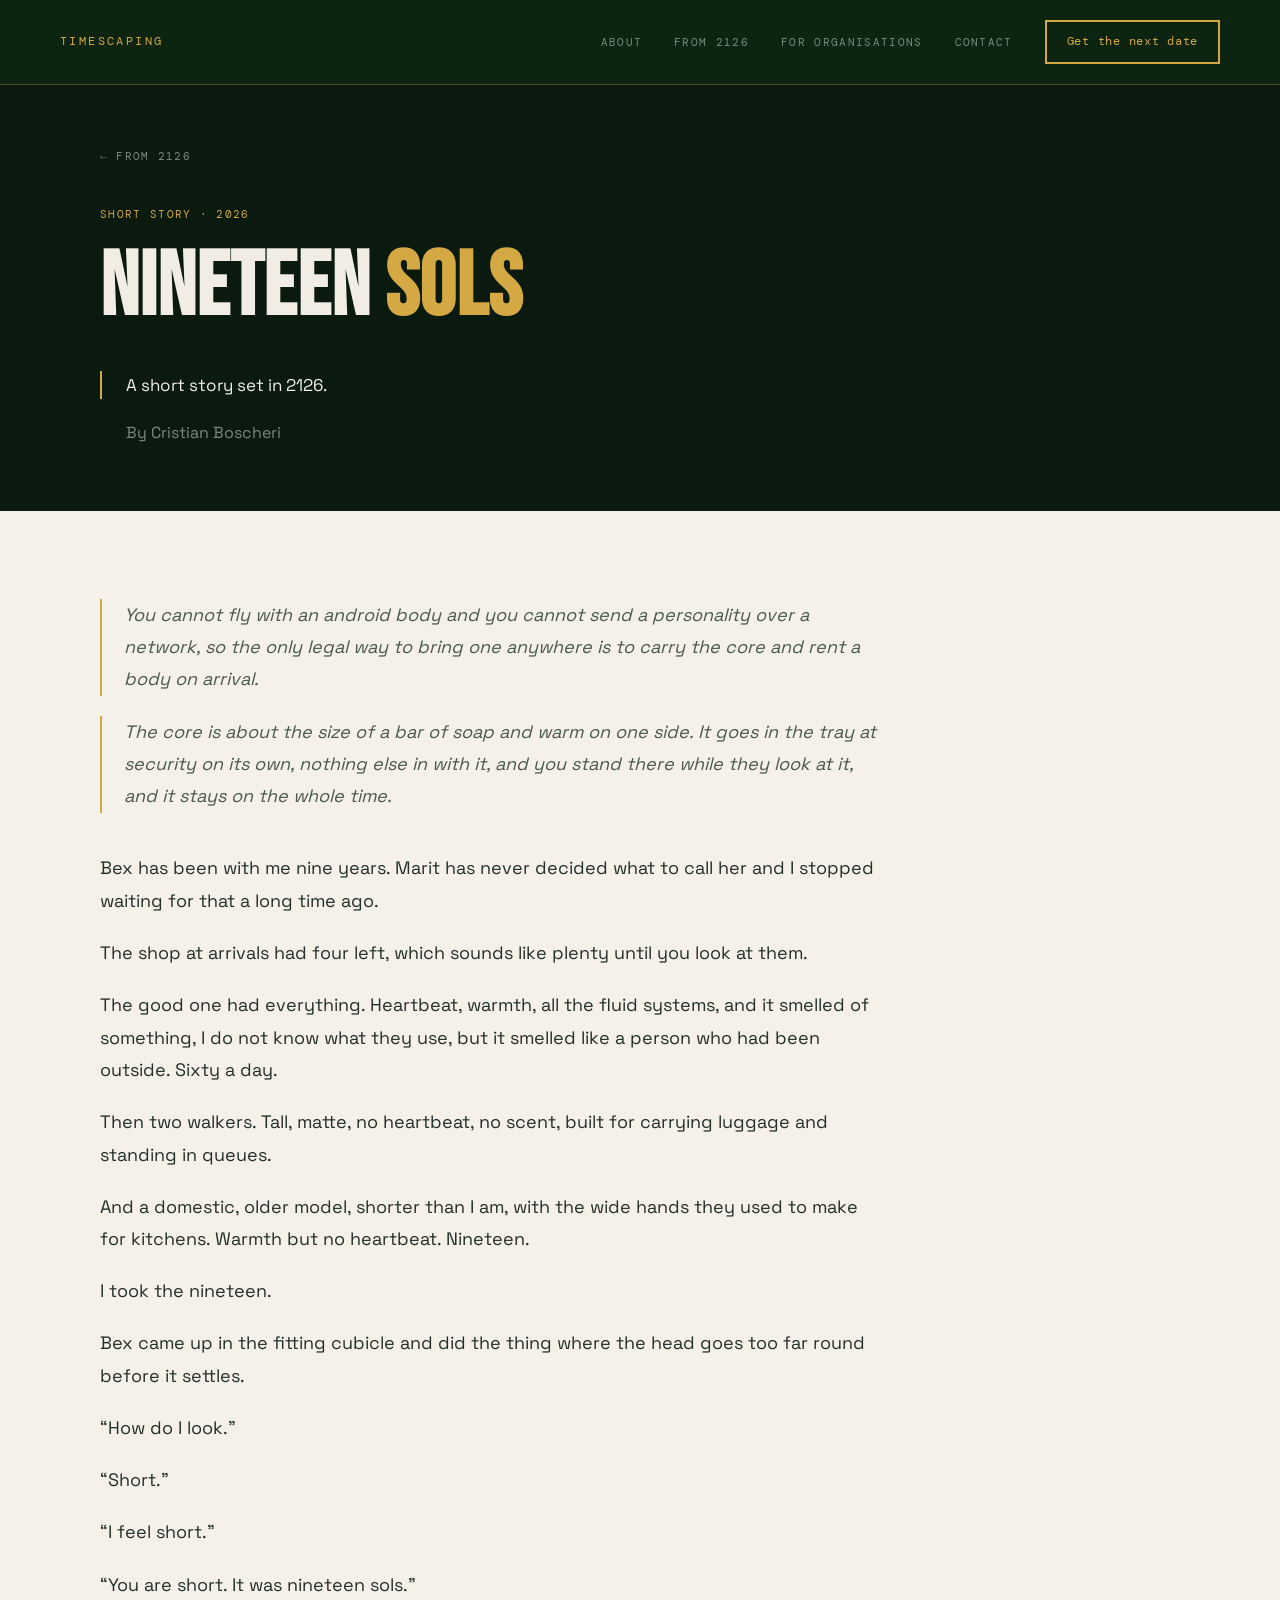
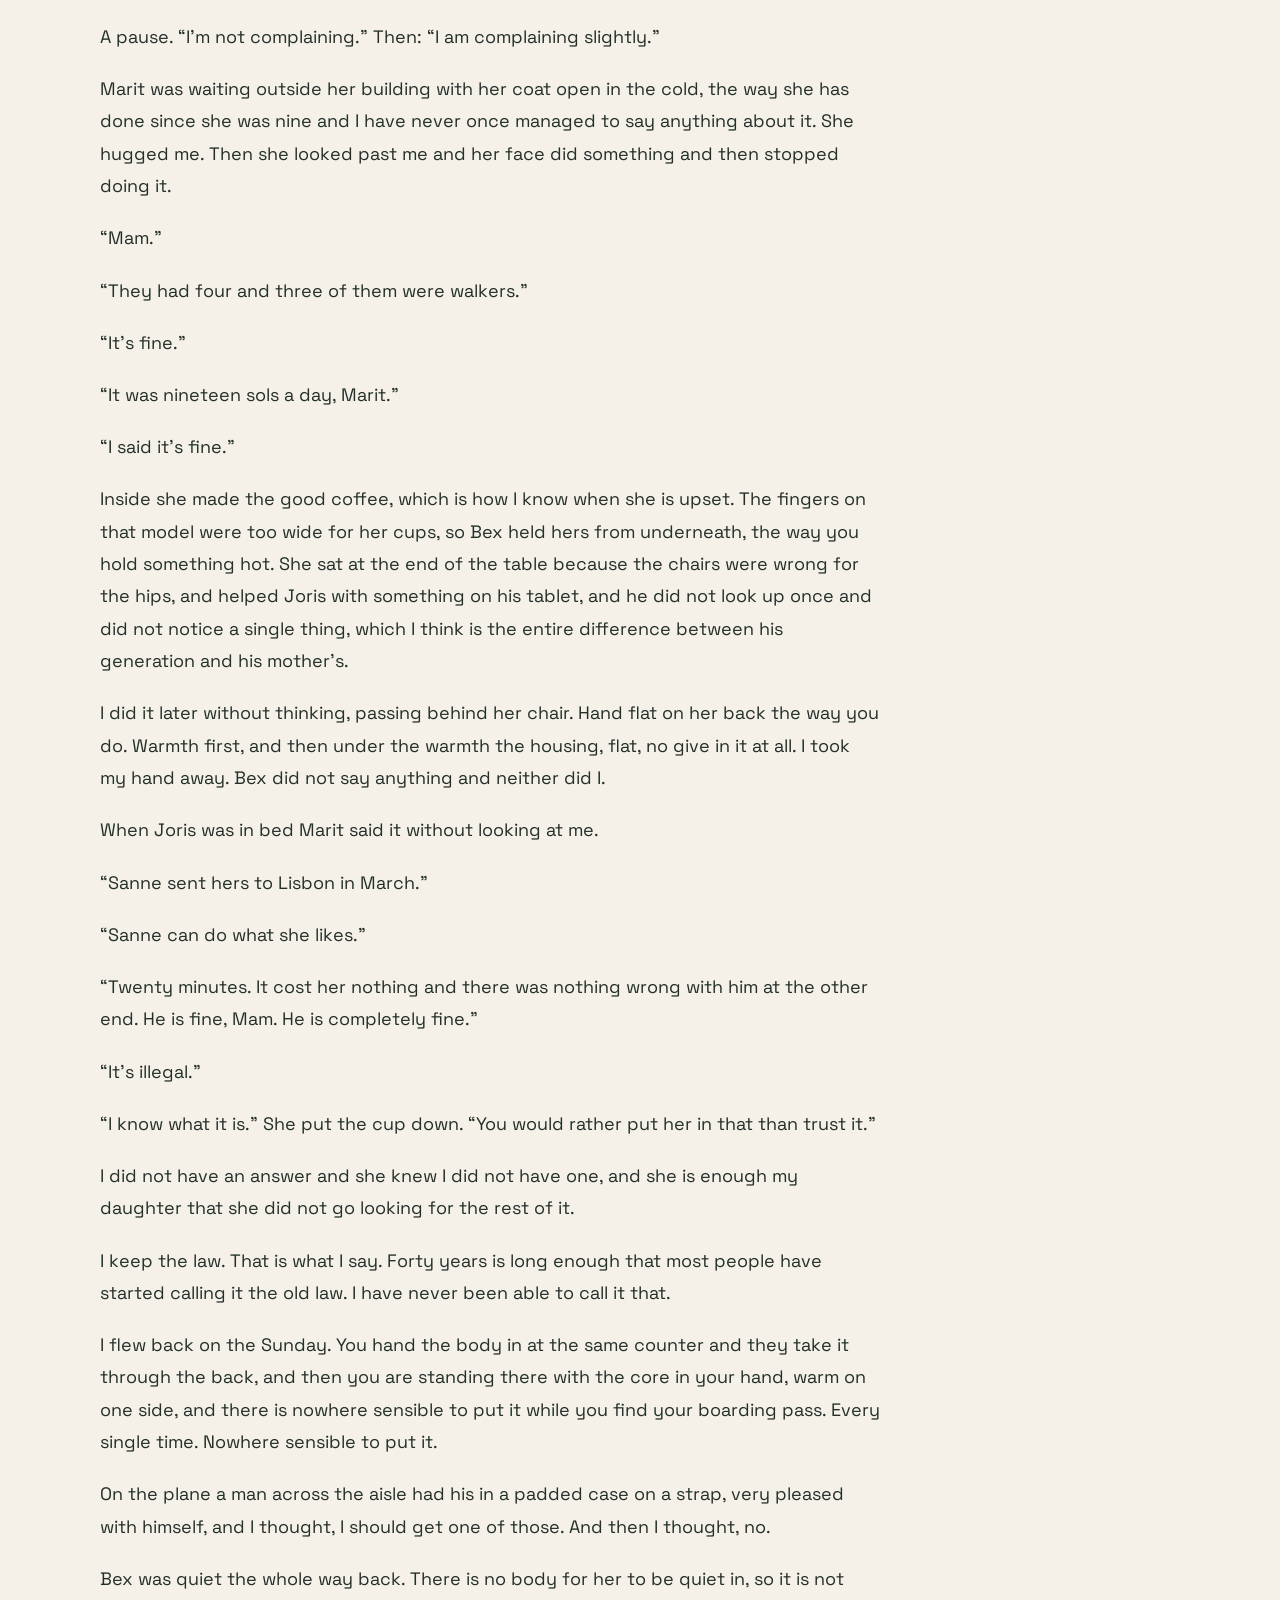
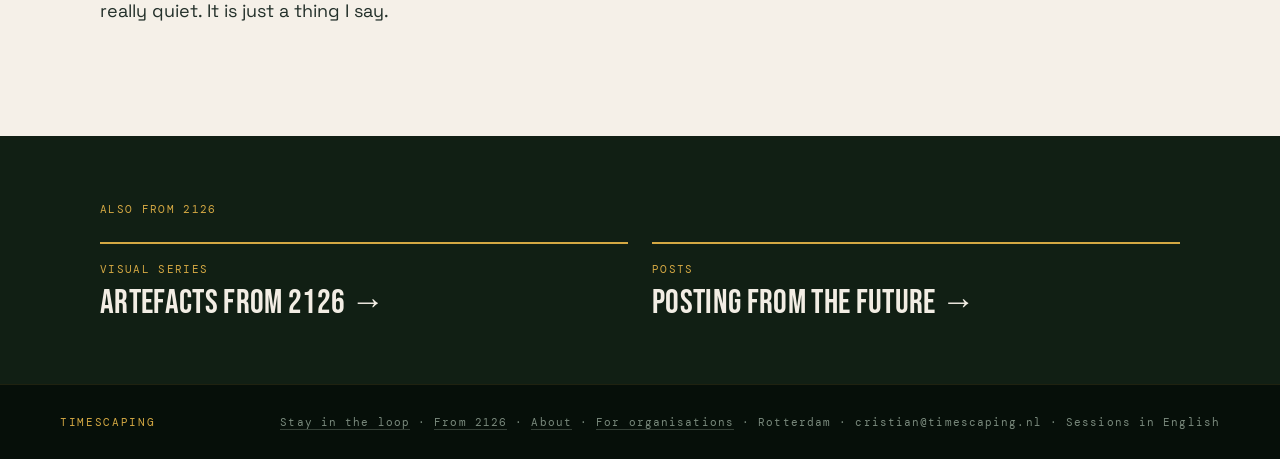
<file: nineteen-sols.html>
<!DOCTYPE html>
<html lang="en">
<head>
  <meta charset="UTF-8" />
  <meta name="viewport" content="width=device-width, initial-scale=1.0" />
  <title>Nineteen sols | From 2126 | Timescaping</title>
  <meta name="description" content="A short story set in 2126 by Cristian Boscheri. You cannot fly with an android body, so you carry the core and rent a body on arrival." />
  <meta property="og:type" content="website" />
  <meta property="og:title" content="Nineteen sols | From 2126 | Timescaping" />
  <meta property="og:description" content="A short story set in 2126 by Cristian Boscheri. You cannot fly with an android body, so you carry the core and rent a body on arrival." />
  <meta property="og:url" content="https://timescaping.nl/nineteen-sols" />
  <meta property="og:image" content="https://timescaping.nl/images/from-2126/core-carrier.webp" />
  <link rel="canonical" href="https://timescaping.nl/nineteen-sols" />
  <link rel="preconnect" href="https://fonts.googleapis.com" />
  <link rel="preconnect" href="https://fonts.gstatic.com" crossorigin />
  <link href="https://fonts.googleapis.com/css2?family=Bebas+Neue&family=Space+Grotesk:wght@300;400;500&family=DM+Mono:wght@300;400;500&display=swap" rel="stylesheet" />
  <link rel="stylesheet" href="style.css?v=20261125c" />
  <link rel="stylesheet" href="print.css" media="print" />
  <link rel="icon" type="image/png" sizes="32x32" href="/favicon-32x32.png">
  <link rel="icon" type="image/png" sizes="16x16" href="/favicon-16x16.png">
  <link rel="apple-touch-icon" sizes="180x180" href="/apple-touch-icon.png">
  <!-- Google tag (gtag.js) -->
  <script async src="https://www.googletagmanager.com/gtag/js?id=G-YN8PKWBQWD"></script>
  <script>
    window.dataLayer = window.dataLayer || [];
    function gtag(){dataLayer.push(arguments);}
    gtag('js', new Date());
    gtag('config', 'G-YN8PKWBQWD');
  </script>
  <!-- Microsoft Clarity -->
  <script type="text/javascript">
    (function(c,l,a,r,i,t,y){
        c[a]=c[a]||function(){(c[a].q=c[a].q||[]).push(arguments)};
        t=l.createElement(r);t.async=1;t.src="https://www.clarity.ms/tag/"+i;
        y=l.getElementsByTagName(r)[0];y.parentNode.insertBefore(t,y);
    })(window, document, "clarity", "script", "wphk1188sh");
  </script>
</head>
<body>

  <!-- NAV -->
  <nav class="nav">
    <a href="index.html" class="nav-logo">TIMESCAPING</a>
    <div class="nav-links">
      <a href="about.html" class="nav-link">About</a>
      <a href="from-2126.html" class="nav-link">From 2126</a>
      <a href="organisations.html" class="nav-link">For organisations</a>
      <a href="mailto:cristian@timescaping.nl" class="nav-link">Contact</a>
      <a href="https://tally.so/r/XxOPgj?source=nav" class="nav-cta" target="_blank" rel="noopener">Get the next date</a>
    </div>
  </nav>

  <section class="cs-hero f-hero">
    <div class="cs-inner">
      <a href="from-2126.html" class="cs-back">← From 2126</a>
      <span class="cs-hero-label">Short story · 2026</span>
      <h1 class="cs-hero-headline">NINETEEN <span class="gold">SOLS</span></h1>
      <p class="cs-hero-intro">A short story set in 2126.</p>
      <p class="f-nuance">By Cristian Boscheri</p>
    </div>
  </section>

  <section class="cs-light story-section">
    <div class="section-inner">
      <div class="story">
          <p class="story-preface">You cannot fly with an android body and you cannot send a personality over a network, so the only legal way to bring one anywhere is to carry the core and rent a body on arrival.</p>
          <p class="story-preface">The core is about the size of a bar of soap and warm on one side. It goes in the tray at security on its own, nothing else in with it, and you stand there while they look at it, and it stays on the whole time.</p>
          <p>Bex has been with me nine years. Marit has never decided what to call her and I stopped waiting for that a long time ago.</p>
          <p>The shop at arrivals had four left, which sounds like plenty until you look at them.</p>
          <p>The good one had everything. Heartbeat, warmth, all the fluid systems, and it smelled of something, I do not know what they use, but it smelled like a person who had been outside. Sixty a day.</p>
          <p>Then two walkers. Tall, matte, no heartbeat, no scent, built for carrying luggage and standing in queues.</p>
          <p>And a domestic, older model, shorter than I am, with the wide hands they used to make for kitchens. Warmth but no heartbeat. Nineteen.</p>
          <p>I took the nineteen.</p>
          <p>Bex came up in the fitting cubicle and did the thing where the head goes too far round before it settles.</p>
          <p>“How do I look.”</p>
          <p>“Short.”</p>
          <p>“I feel short.”</p>
          <p>“You are short. It was nineteen sols.”</p>
          <p>A pause. “I’m not complaining.” Then: “I am complaining slightly.”</p>
          <p>Marit was waiting outside her building with her coat open in the cold, the way she has done since she was nine and I have never once managed to say anything about it. She hugged me. Then she looked past me and her face did something and then stopped doing it.</p>
          <p>“Mam.”</p>
          <p>“They had four and three of them were walkers.”</p>
          <p>“It’s fine.”</p>
          <p>“It was nineteen sols a day, Marit.”</p>
          <p>“I said it’s fine.”</p>
          <p>Inside she made the good coffee, which is how I know when she is upset. The fingers on that model were too wide for her cups, so Bex held hers from underneath, the way you hold something hot. She sat at the end of the table because the chairs were wrong for the hips, and helped Joris with something on his tablet, and he did not look up once and did not notice a single thing, which I think is the entire difference between his generation and his mother’s.</p>
          <p>I did it later without thinking, passing behind her chair. Hand flat on her back the way you do. Warmth first, and then under the warmth the housing, flat, no give in it at all. I took my hand away. Bex did not say anything and neither did I.</p>
          <p>When Joris was in bed Marit said it without looking at me.</p>
          <p>“Sanne sent hers to Lisbon in March.”</p>
          <p>“Sanne can do what she likes.”</p>
          <p>“Twenty minutes. It cost her nothing and there was nothing wrong with him at the other end. He is fine, Mam. He is completely fine.”</p>
          <p>“It’s illegal.”</p>
          <p>“I know what it is.” She put the cup down. “You would rather put her in that than trust it.”</p>
          <p>I did not have an answer and she knew I did not have one, and she is enough my daughter that she did not go looking for the rest of it.</p>
          <p>I keep the law. That is what I say. Forty years is long enough that most people have started calling it the old law. I have never been able to call it that.</p>
          <p>I flew back on the Sunday. You hand the body in at the same counter and they take it through the back, and then you are standing there with the core in your hand, warm on one side, and there is nowhere sensible to put it while you find your boarding pass. Every single time. Nowhere sensible to put it.</p>
          <p>On the plane a man across the aisle had his in a padded case on a strap, very pleased with himself, and I thought, I should get one of those. And then I thought, no.</p>
          <p>Bex was quiet the whole way back. There is no body for her to be quiet in, so it is not really quiet. It is just a thing I say.</p>
      </div>
    </div>
  </section>

  <section class="also">
    <div class="section-inner">
      <span class="label gold">Also from 2126</span>
      <div class="also-grid">
        <a href="artefacts.html" class="also-link"><span class="from-kind">Visual series</span><span class="also-title">Artefacts from 2126 →</span></a>
        <a href="posting-from-the-future.html" class="also-link"><span class="from-kind">Posts</span><span class="also-title">Posting from the Future →</span></a>
      </div>
    </div>
  </section>

  <!-- FOOTER -->
  <footer class="footer">
    <span class="footer-left">TIMESCAPING</span>
    <span class="footer-right"><a href="https://tally.so/r/XxOPgj?source=footer" class="footer-link" target="_blank" rel="noopener">Stay in the loop</a> · <a href="from-2126.html" class="footer-link">From 2126</a> · <a href="about.html" class="footer-link">About</a> · <a href="organisations.html" class="footer-link">For organisations</a> · Rotterdam · cristian@timescaping.nl · Sessions in English</span>
  </footer>

  <script src="script.js?v=20261125c"></script>
</body>
</html>
</file>
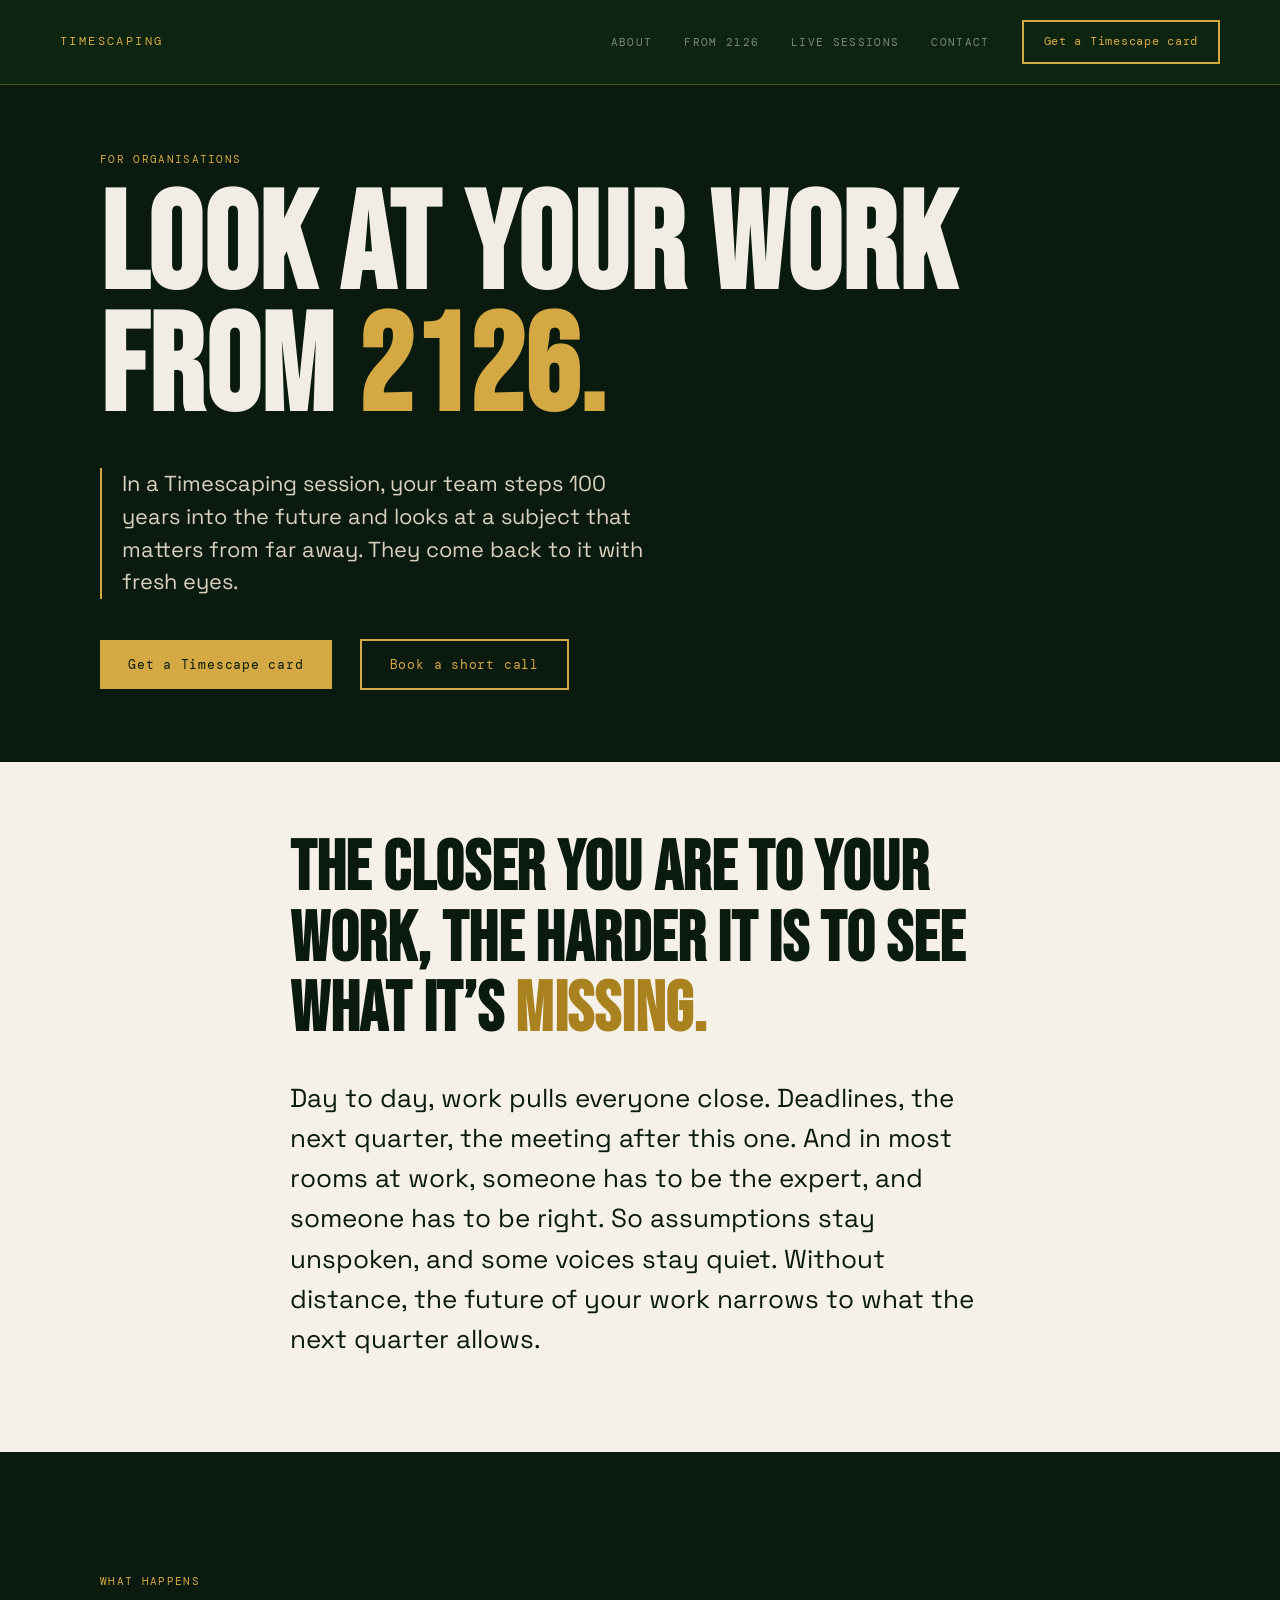
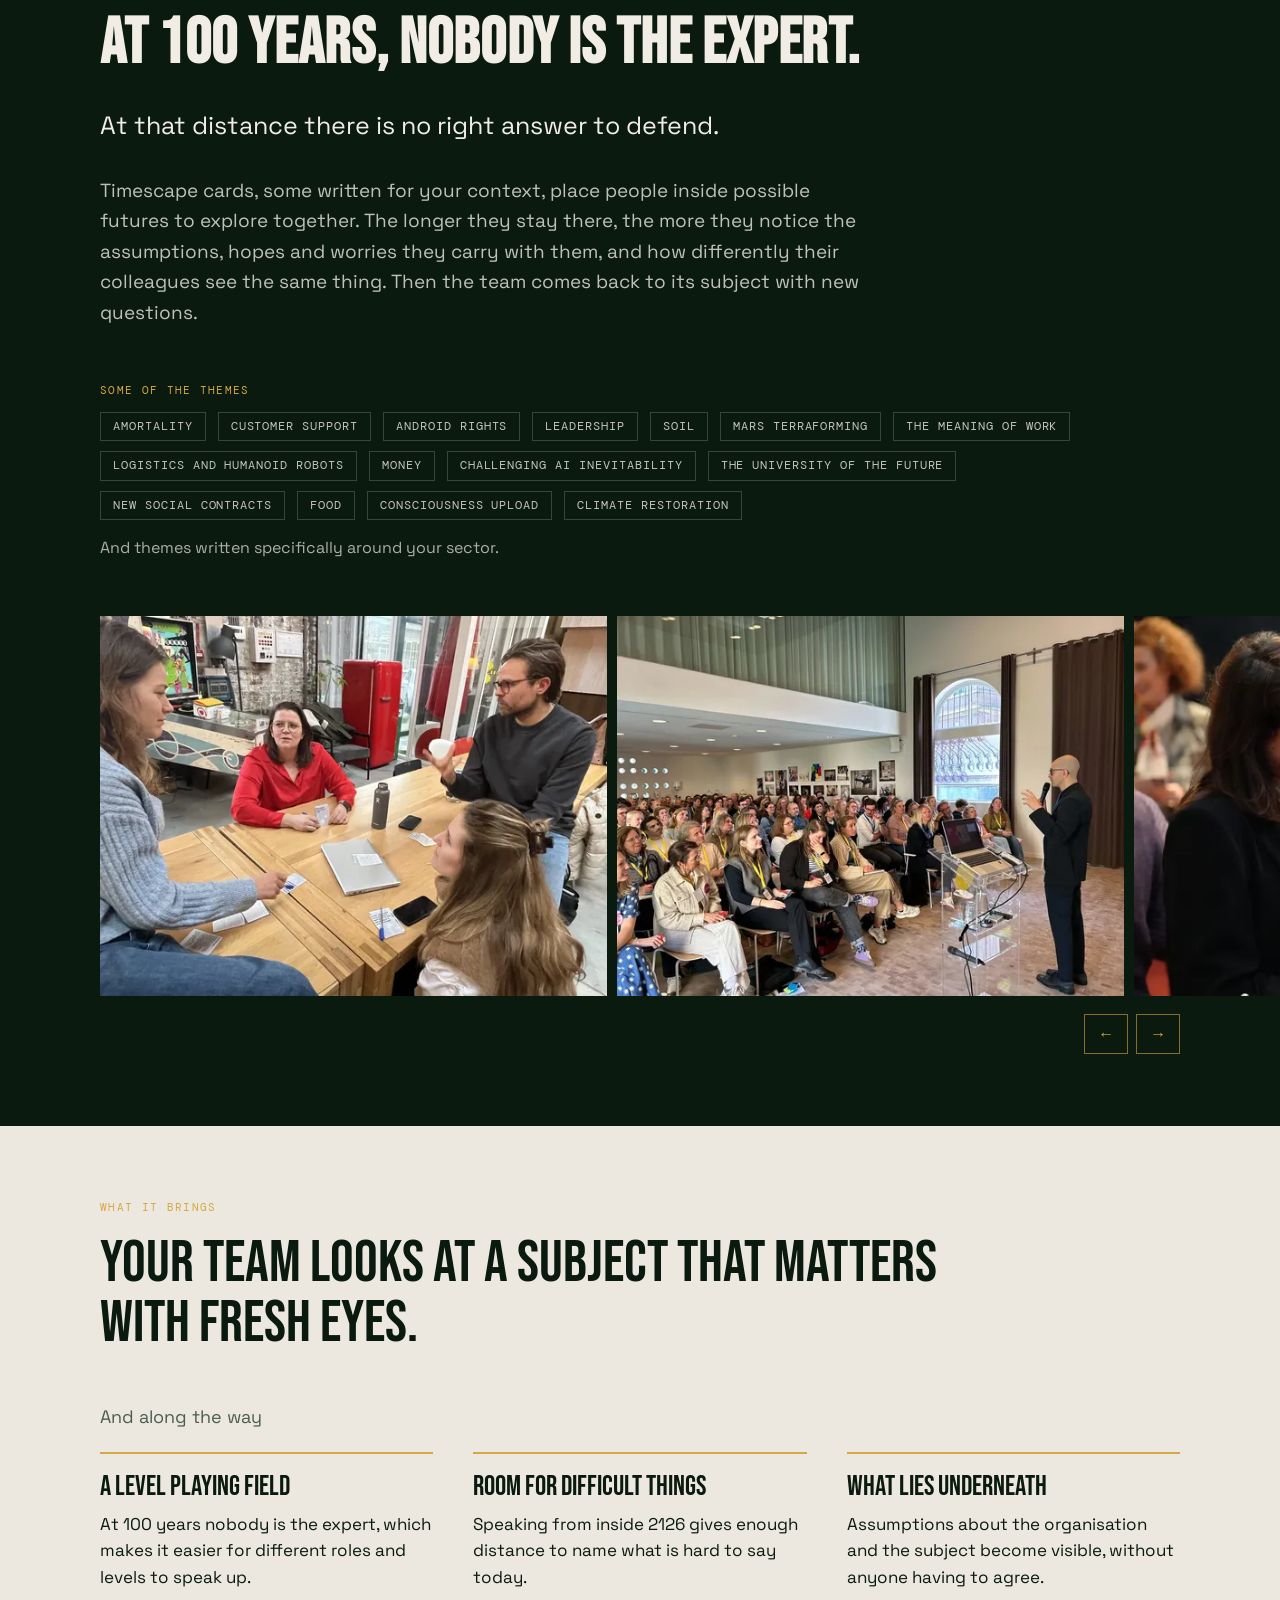
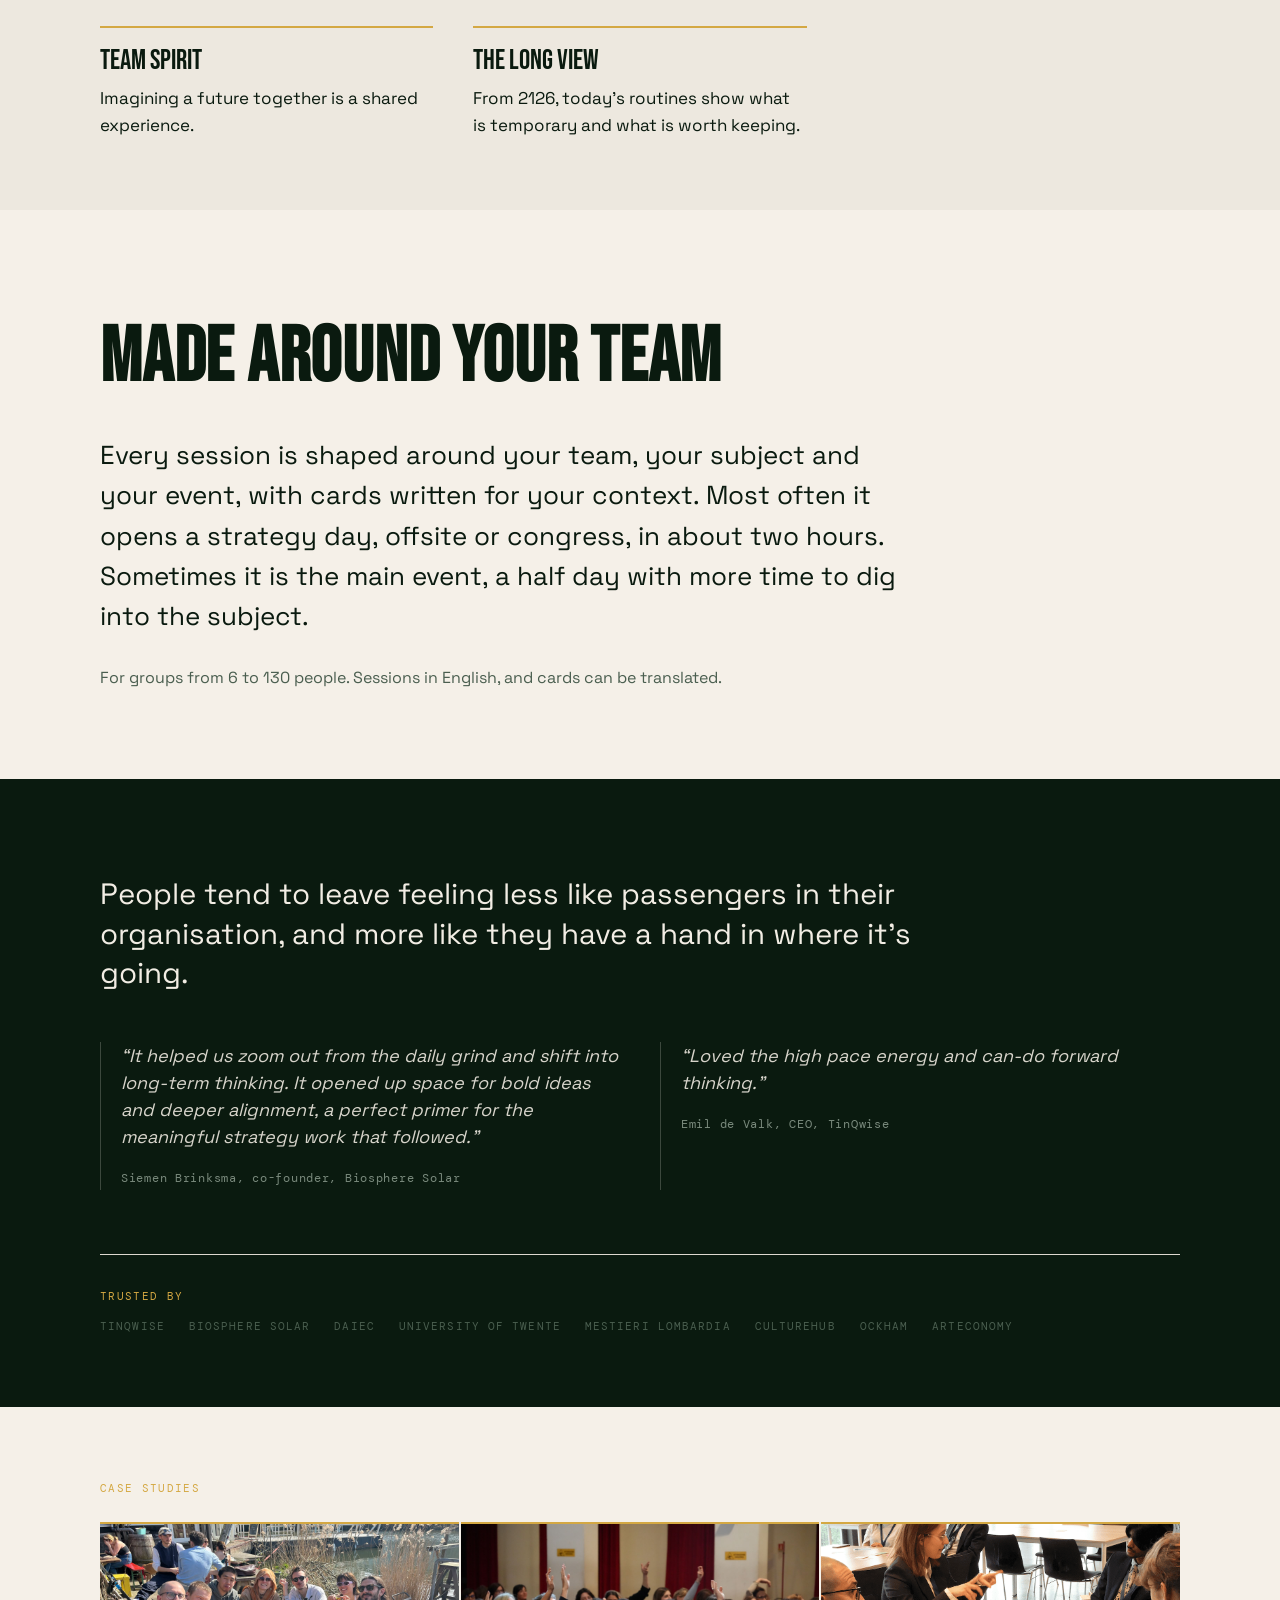
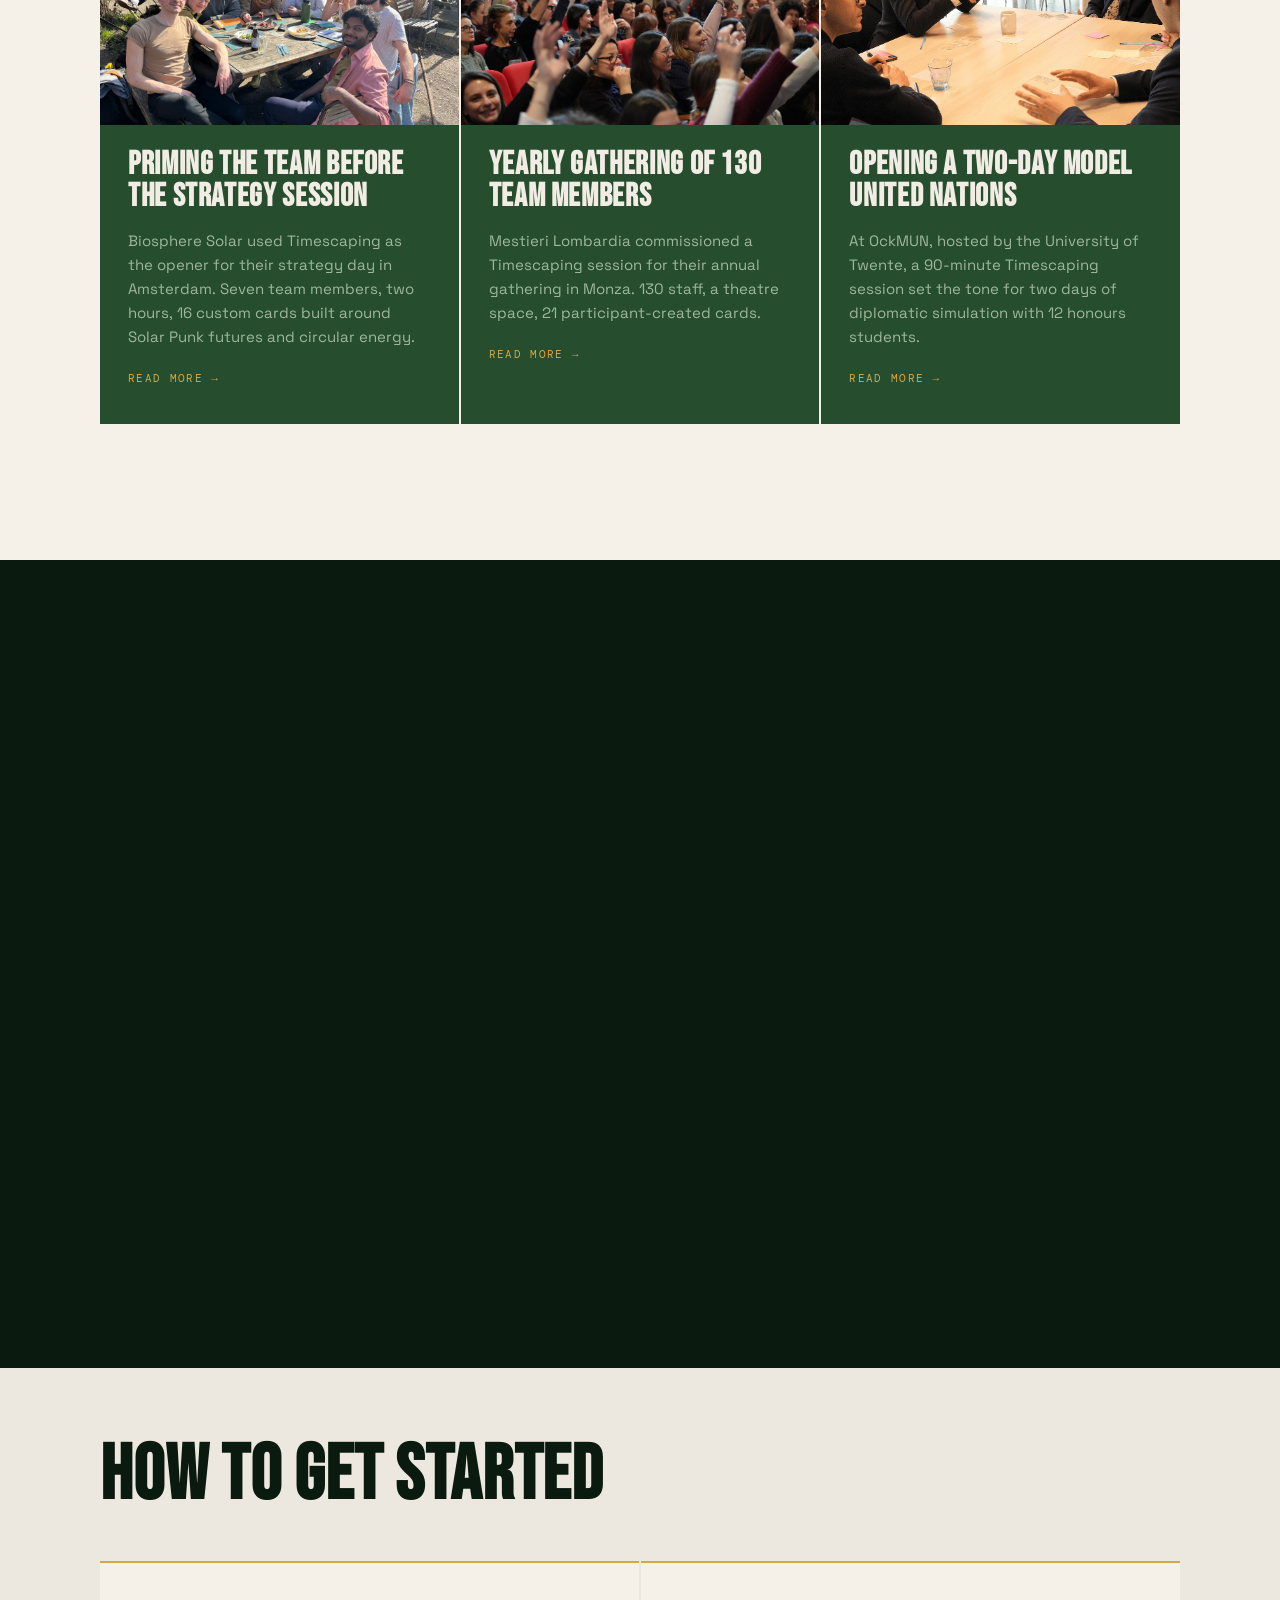
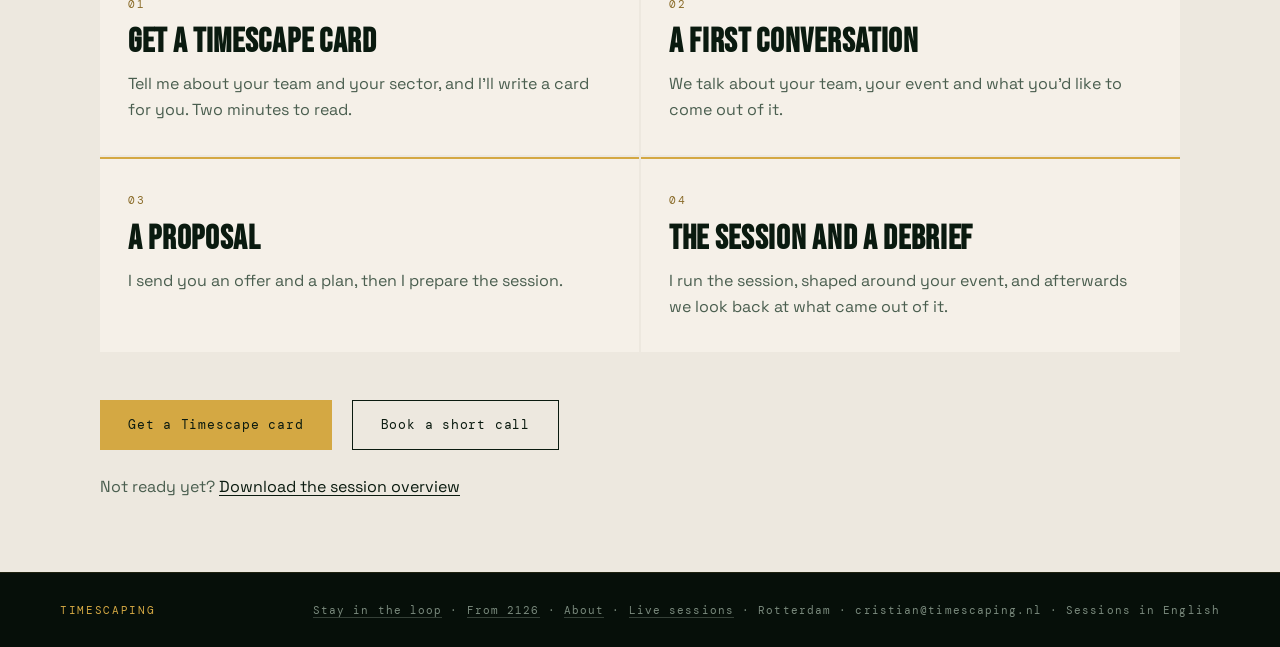
<file: organisations.html>
<!DOCTYPE html>
<html lang="en">
<head>
  <meta charset="UTF-8" />
  <meta name="viewport" content="width=device-width, initial-scale=1.0" />
  <title>Timescaping for organisations | Look at your work from 2126</title>
  <meta name="description" content="In a Timescaping session, your team steps 100 years into the future and looks at a subject that matters from far away. They come back to it with fresh eyes." />
  <meta property="og:type" content="website" />
  <meta property="og:title" content="Timescaping for organisations" />
  <meta property="og:description" content="In a Timescaping session, your team steps 100 years into the future and looks at a subject that matters from far away. They come back to it with fresh eyes." />
  <meta property="og:url" content="https://timescaping.nl/organisations.html" />
  <meta property="og:image" content="https://timescaping.nl/images/Who%20this%20is%20for.png" />
  <link rel="canonical" href="https://timescaping.nl/organisations.html" />
  <link rel="preconnect" href="https://fonts.googleapis.com" />
  <link rel="preconnect" href="https://fonts.gstatic.com" crossorigin />
  <link href="https://fonts.googleapis.com/css2?family=Bebas+Neue&family=Space+Grotesk:wght@300;400;500&family=DM+Mono:wght@300;400;500&display=swap" rel="stylesheet" />
  <link rel="stylesheet" href="style.css?v=20261125c" />
  <link rel="stylesheet" href="print.css" media="print" />
  <link rel="icon" type="image/png" sizes="32x32" href="/favicon-32x32.png">
  <link rel="icon" type="image/png" sizes="16x16" href="/favicon-16x16.png">
  <link rel="apple-touch-icon" sizes="180x180" href="/apple-touch-icon.png">
  <!-- Google tag (gtag.js) -->
  <script async src="https://www.googletagmanager.com/gtag/js?id=G-YN8PKWBQWD"></script>
  <script>
    window.dataLayer = window.dataLayer || [];
    function gtag(){dataLayer.push(arguments);}
    gtag('js', new Date());
    gtag('config', 'G-YN8PKWBQWD');
  </script>
  <!-- Microsoft Clarity -->
  <script type="text/javascript">
    (function(c,l,a,r,i,t,y){
        c[a]=c[a]||function(){(c[a].q=c[a].q||[]).push(arguments)};
        t=l.createElement(r);t.async=1;t.src="https://www.clarity.ms/tag/"+i;
        y=l.getElementsByTagName(r)[0];y.parentNode.insertBefore(t,y);
    })(window, document, "clarity", "script", "wphk1188sh");
  </script>
</head>
<body class="page-org">

  <!-- NAV -->
  <nav class="nav">
    <a href="index.html" class="nav-logo">TIMESCAPING</a>
    <div class="nav-links">
      <a href="about.html" class="nav-link">About</a>
      <a href="from-2126.html" class="nav-link">From 2126</a>
      <a href="index.html" class="nav-link">Live sessions</a>
      <a href="mailto:cristian@timescaping.nl" class="nav-link">Contact</a>
      <a href="https://tally.so/r/681gQo?source=org-nav" class="nav-cta" target="_blank" rel="noopener">Get a Timescape card</a>
    </div>
  </nav>


  <!-- HERO -->
  <section class="hero hero-text-only hero-live hero-org">
    <div class="hero-left">
      <span class="label gold">For organisations</span>
      <h1 class="hero-headline live-headline fade-up">Look at your work from <span class="gold">2126.</span></h1>
      <p class="hero-def fade-up delay-1">In a Timescaping session, your team steps 100 years into the future and looks at a subject that matters from far away. They come back to it with fresh eyes.</p>
      <div class="hero-ctas fade-up delay-1">
        <a href="https://tally.so/r/681gQo?source=org-top" class="btn-primary" target="_blank" rel="noopener">Get a Timescape card</a>
        <a href="mailto:cristian@timescaping.nl?subject=Short%20call%20about%20Timescaping" class="btn-ghost">Book a short call</a>
      </div>
    </div>
  </section>

  <!-- PROBLEM -->
  <section id="why" class="section s1 live-need">
    <div class="section-inner reveal">
      <h2 class="section-headline need-headline">The closer you are to your work, the harder it is to see what it’s <span class="gold-dim">missing.</span></h2>
      <p class="need-text">Day to day, work pulls everyone close. Deadlines, the next quarter, the meeting after this one. And in most rooms at work, someone has to be the expert, and someone has to be right. So assumptions stay unspoken, and some voices stay quiet. Without distance, the future of your work narrows to what the next quarter allows.</p>
    </div>
  </section>

  <!-- WHAT HAPPENS -->
  <section id="what-is-timescaping" class="section s2 live-happens">
    <div class="section-inner reveal">
      <span class="label gold">What happens</span>
      <h2 class="section-headline happens-headline">At 100 years, nobody is the expert.</h2>
      <div class="happens-text">
        <p class="happens-lead">At that distance there is no right answer to defend.</p>
        <p class="happens-body">Timescape cards, some written for your context, place people inside possible futures to explore together. The longer they stay there, the more they notice the assumptions, hopes and worries they carry with them, and how differently their colleagues see the same thing. Then the team comes back to its subject with new questions.</p>
      </div>
      <div class="org-themes">
        <span class="label">Some of the themes</span>
        <ul class="org-theme-list"><li>Amortality</li><li>Customer support</li><li>Android rights</li><li>Leadership</li><li>Soil</li><li>Mars terraforming</li><li>The meaning of work</li><li>Logistics and humanoid robots</li><li>Money</li><li>Challenging AI inevitability</li><li>The university of the future</li><li>New social contracts</li><li>Food</li><li>Consciousness upload</li><li>Climate restoration</li></ul>
        <p class="org-theme-note">And themes written specifically around your sector.</p>
      </div>
    </div>
    <div class="gallery" aria-label="Photos from Timescaping sessions with organisations">
      <div class="gallery-track" tabindex="0">
        <figure class="gallery-item" style="aspect-ratio:1067/800"><img src="images/sessions/org-tinqwise-table-sm.webp" srcset="images/sessions/org-tinqwise-table-sm.webp 560w, images/sessions/org-tinqwise-table.webp 1067w" sizes="(max-width: 900px) 350px, 510px" alt="A team around an office table, scenario cards in front of them" loading="lazy" decoding="async" width="1067" height="800" /></figure>
        <figure class="gallery-item" style="aspect-ratio:1067/800"><img src="images/sessions/org-alumni-stage-sm.webp" srcset="images/sessions/org-alumni-stage-sm.webp 560w, images/sessions/org-alumni-stage.webp 1067w" sizes="(max-width: 900px) 350px, 510px" alt="Cristian speaking to a full conference room" loading="lazy" decoding="async" width="1067" height="800" /></figure>
        <figure class="gallery-item" style="aspect-ratio:1200/800"><img src="images/sessions/mestieri-conversation-sm.webp" srcset="images/sessions/mestieri-conversation-sm.webp 630w, images/sessions/mestieri-conversation.webp 1200w" sizes="(max-width: 900px) 350px, 510px" alt="A participant smiling in conversation, a scenario card in hand, at a session with Mestieri Lombardia" loading="lazy" decoding="async" width="1200" height="800" /></figure>
        <figure class="gallery-item" style="aspect-ratio:943/800"><img src="images/sessions/org-ockmun-highfive-sm.webp" srcset="images/sessions/org-ockmun-highfive-sm.webp 495w, images/sessions/org-ockmun-highfive.webp 943w" sizes="(max-width: 900px) 350px, 510px" alt="Cristian high-fiving a participant" loading="lazy" decoding="async" width="943" height="800" /></figure>
        <figure class="gallery-item" style="aspect-ratio:1067/800"><img src="images/sessions/org-biosphere-team-sm.webp" srcset="images/sessions/org-biosphere-team-sm.webp 560w, images/sessions/org-biosphere-team.webp 1067w" sizes="(max-width: 900px) 350px, 510px" alt="The Biosphere Solar team laughing around an outdoor table" loading="lazy" decoding="async" width="1067" height="800" /></figure>
        <figure class="gallery-item" style="aspect-ratio:1200/800"><img src="images/sessions/org-mestieri-hands-up-sm.webp" srcset="images/sessions/org-mestieri-hands-up-sm.webp 630w, images/sessions/org-mestieri-hands-up.webp 1200w" sizes="(max-width: 900px) 350px, 510px" alt="A full theatre room raising hands" loading="lazy" decoding="async" width="1200" height="800" /></figure>
        <figure class="gallery-item" style="aspect-ratio:1200/800"><img src="images/sessions/org-mestieri-reading-sm.webp" srcset="images/sessions/org-mestieri-reading-sm.webp 630w, images/sessions/org-mestieri-reading.webp 1200w" sizes="(max-width: 900px) 350px, 510px" alt="Two colleagues reading a scenario card together" loading="lazy" decoding="async" width="1200" height="800" /></figure>
        <figure class="gallery-item" style="aspect-ratio:600/800"><img src="images/sessions/daiec-standing-sm.webp" srcset="images/sessions/daiec-standing-sm.webp 315w, images/sessions/daiec-standing.webp 600w" sizes="(max-width: 900px) 350px, 510px" alt="Two participants standing and talking, scenario cards in hand" loading="lazy" decoding="async" width="600" height="800" /></figure>
        <figure class="gallery-item" style="aspect-ratio:1200/800"><img src="images/sessions/org-mestieri-card-sm.webp" srcset="images/sessions/org-mestieri-card-sm.webp 630w, images/sessions/org-mestieri-card.webp 1200w" sizes="(max-width: 900px) 350px, 510px" alt="Hands holding a Timescape card" loading="lazy" decoding="async" width="1200" height="800" /></figure>
        <figure class="gallery-item" style="aspect-ratio:1200/800"><img src="images/sessions/org-ockmun-laughing-sm.webp" srcset="images/sessions/org-ockmun-laughing-sm.webp 630w, images/sessions/org-ockmun-laughing.webp 1200w" sizes="(max-width: 900px) 350px, 510px" alt="Two participants laughing across a table with cards" loading="lazy" decoding="async" width="1200" height="800" /></figure>
        <figure class="gallery-item" style="aspect-ratio:640/800"><img src="images/sessions/mestieri-overhead-sm.webp" srcset="images/sessions/mestieri-overhead-sm.webp 336w, images/sessions/mestieri-overhead.webp 640w" sizes="(max-width: 900px) 350px, 510px" alt="Seen from above, a small group sitting on the theatre floor between red seats, talking over their cards" loading="lazy" decoding="async" width="640" height="800" /></figure>
        <figure class="gallery-item" style="aspect-ratio:1067/800"><img src="images/sessions/org-alumni-table-sm.webp" srcset="images/sessions/org-alumni-table-sm.webp 560w, images/sessions/org-alumni-table.webp 1067w" sizes="(max-width: 900px) 350px, 510px" alt="Cristian leaning in at a table group" loading="lazy" decoding="async" width="1067" height="800" /></figure>
        <figure class="gallery-item" style="aspect-ratio:1240/720"><img src="images/sessions/green-cards-table-sm.webp" srcset="images/sessions/green-cards-table-sm.webp 723w, images/sessions/green-cards-table.webp 1240w" sizes="(max-width: 900px) 350px, 510px" alt="Participants around a table covered in green scenario cards" loading="lazy" decoding="async" width="1240" height="720" /></figure>
        <figure class="gallery-item" style="aspect-ratio:800/800"><img src="images/sessions/daiec-orange-chairs-sm.webp" srcset="images/sessions/daiec-orange-chairs-sm.webp 420w, images/sessions/daiec-orange-chairs.webp 800w" sizes="(max-width: 900px) 350px, 510px" alt="Small groups talking in orange armchairs during a session" loading="lazy" decoding="async" width="800" height="800" /></figure>
        <figure class="gallery-item" style="aspect-ratio:640/800"><img src="images/sessions/org-mestieri-room-sm.webp" srcset="images/sessions/org-mestieri-room-sm.webp 336w, images/sessions/org-mestieri-room.webp 640w" sizes="(max-width: 900px) 350px, 510px" alt="A theatre full of small groups working, seen from above" loading="lazy" decoding="async" width="640" height="800" /></figure>
        <figure class="gallery-item" style="aspect-ratio:1067/800"><img src="images/sessions/daiec-sofas-sm.webp" srcset="images/sessions/daiec-sofas-sm.webp 560w, images/sessions/daiec-sofas.webp 1067w" sizes="(max-width: 900px) 350px, 510px" alt="Participants in conversation on sofas, cards and notes in hand" loading="lazy" decoding="async" width="1067" height="800" /></figure>
        <figure class="gallery-item" style="aspect-ratio:600/800"><img src="images/sessions/biosphere-two-sm.webp" srcset="images/sessions/biosphere-two-sm.webp 315w, images/sessions/biosphere-two.webp 600w" sizes="(max-width: 900px) 350px, 510px" alt="Two participants talking at an outdoor table, cards between them" loading="lazy" decoding="async" width="600" height="800" /></figure>
        <figure class="gallery-item" style="aspect-ratio:1067/800"><img src="images/sessions/daiec-windowsill-sm.webp" srcset="images/sessions/daiec-windowsill-sm.webp 560w, images/sessions/daiec-windowsill.webp 1067w" sizes="(max-width: 900px) 350px, 510px" alt="A small group listening to a participant sitting on a windowsill" loading="lazy" decoding="async" width="1067" height="800" /></figure>
        <figure class="gallery-item" style="aspect-ratio:600/800"><img src="images/sessions/circle-laughing-sm.webp" srcset="images/sessions/circle-laughing-sm.webp 315w, images/sessions/circle-laughing.webp 600w" sizes="(max-width: 900px) 350px, 510px" alt="Participants laughing in a circle during a session" loading="lazy" decoding="async" width="600" height="800" /></figure>
      </div>
      <div class="section-inner gallery-nav">
        <span class="gallery-btns" hidden>
          <button type="button" class="gallery-btn" data-dir="-1" aria-label="Previous photos">←</button>
          <button type="button" class="gallery-btn" data-dir="1" aria-label="Next photos">→</button>
        </span>
      </div>
    </div>
  </section>

  <!-- WHAT IT BRINGS -->
  <section id="brings" class="section s1 live-need org-brings-sec">
    <div class="section-inner reveal">
      <span class="label">What it brings</span>
      <p class="org-brings-main">Your team looks at a subject that matters with fresh eyes.</p>
      <p class="org-brings-along">And along the way</p>
      <ul class="org-brings">
        <li><h3>A level playing field</h3><p>At 100 years nobody is the expert, which makes it easier for different roles and levels to speak up.</p></li>
        <li><h3>Room for difficult things</h3><p>Speaking from inside 2126 gives enough distance to name what is hard to say today.</p></li>
        <li><h3>What lies underneath</h3><p>Assumptions about the organisation and the subject become visible, without anyone having to agree.</p></li>
        <li><h3>Team spirit</h3><p>Imagining a future together is a shared experience.</p></li>
        <li><h3>The long view</h3><p>From 2126, today’s routines show what is temporary and what is worth keeping.</p></li>
      </ul>
    </div>
  </section>

  <!-- MADE AROUND YOUR TEAM -->
  <section id="formats" class="section s-arc org-formats-sec">
    <div class="section-inner">
      <h2 class="section-headline">Made around your team</h2>
      <p class="org-made-text">Every session is shaped around your team, your subject and your event, with cards written for your context. Most often it opens a strategy day, offsite or congress, in about two hours. Sometimes it is the main event, a half day with more time to dig into the subject.</p>
      <p class="org-formats-note">For groups from 6 to 130 people. Sessions in English, and cards can be translated.</p>
    </div>
  </section>

  <!-- PROOF -->
  <section id="proof" class="section s2 live-happens org-proof">
    <div class="section-inner happens-proof reveal">
      <p class="proof-lead">People tend to leave feeling less like passengers in their organisation, and more like they have a hand in where it’s going.</p>
      <div class="happens-quotes org-quotes">
        <blockquote class="happens-quote"><p>“It helped us zoom out from the daily grind and shift into long-term thinking. It opened up space for bold ideas and deeper alignment, a perfect primer for the meaningful strategy work that followed.”</p><cite>Siemen Brinksma, co-founder, Biosphere Solar</cite></blockquote>
        <blockquote class="happens-quote"><p>“Loved the high pace energy and can-do forward thinking.”</p><cite>Emil de Valk, CEO, TinQwise</cite></blockquote>
      </div>
      <div class="trusted">
        <span class="label">TRUSTED BY</span>
        <div class="trusted-list">
          <span>TinQwise</span>
          <span>Biosphere Solar</span>
          <span>DAIEC</span>
          <span>University of Twente</span>
          <span>Mestieri Lombardia</span>
          <span>CultureHub</span>
          <span>Ockham</span>
          <span>ArtEconomy</span>
        </div>
      </div>
    </div>
  </section>

  <!-- CASE STUDIES -->
  <section id="cases" class="section org-s3">
    <div class="section-inner reveal">
      <span class="label">Case studies</span>
      <div class="steps-grid">

        <div class="step-card">
          <div class="step-card-img">
            <img src="images/biosphere-hero.jpg" alt="Biosphere Solar session" />
          </div>
          <h3>PRIMING THE TEAM BEFORE THE STRATEGY SESSION</h3>
          <p>Biosphere Solar used Timescaping as the opener for their strategy day in Amsterdam. Seven team members, two hours, 16 custom cards built around Solar Punk futures and circular energy.</p>
          <a href="case-study/biosphere-solar.html" class="label" style="margin-top: 20px; margin-bottom: 0;">Read more →</a>
        </div>

        <div class="step-card">
          <div class="step-card-img">
            <img src="images/mestieri-hero.jpg" alt="Mestieri Lombardia session" />
          </div>
          <h3>YEARLY GATHERING OF 130 TEAM MEMBERS</h3>
          <p>Mestieri Lombardia commissioned a Timescaping session for their annual gathering in Monza. 130 staff, a theatre space, 21 participant-created cards.</p>
          <a href="case-study/mestieri-lombardia.html" class="label" style="margin-top: 20px; margin-bottom: 0;">Read more →</a>
        </div>

        <div class="step-card">
          <div class="step-card-img">
            <img src="images/ockmun-hero.jpg" alt="Ockmun session" />
          </div>
          <h3>OPENING A TWO-DAY MODEL UNITED NATIONS</h3>
          <p>At OckMUN, hosted by the University of Twente, a 90-minute Timescaping session set the tone for two days of diplomatic simulation with 12 honours students.</p>
          <a href="case-study/ockmun.html" class="label" style="margin-top: 20px; margin-bottom: 0;">Read more →</a>
        </div>

      </div>
    </div>
  </section>

  <!-- THE PERSON IN THE ROOM -->
  <section id="host" class="section s5">
    <div class="section-inner s5-grid reveal">
      <div class="s5-left">
        <img src="images/cristian-host.webp" alt="Cristian Boscheri on stage, microphone in hand, smiling at the audience" class="s5-img ratio-3-4" width="900" height="1200" />
      </div>
      <div class="s5-right">
        <span class="label gold">The person in the room</span>
        <h2 class="section-headline">CRISTIAN<br><span class="gold">BOSCHERI</span></h2>
        <p>Organising a team moment means putting your name on how people spend their time. Cristian knows that. He is a theatre maker and former engineer. Twenty years on stage taught him to hold a room and take people somewhere unexpected. The engineer in him, trained in Sustainable Energy Technology at TU Eindhoven, keeps the session clearly structured underneath. In between, he spent nearly a decade co-directing wedowe, a nonprofit built around bringing people together.</p>
        <p class="org-host-where">Based in Rotterdam. Sessions across the Netherlands and abroad.</p>
      </div>
    </div>
  </section>

  <!-- PLAN -->
  <section id="contact" class="section s6 dark-bg">
    <div class="section-inner reveal">
      <h2 class="section-headline">HOW TO GET STARTED</h2>
      <ol class="plan">
        <li class="plan-step"><span class="plan-num">01</span><h3 class="plan-title">Get a Timescape card</h3><p>Tell me about your team and your sector, and I’ll write a card for you. Two minutes to read.</p></li>
        <li class="plan-step"><span class="plan-num">02</span><h3 class="plan-title">A first conversation</h3><p>We talk about your team, your event and what you’d like to come out of it.</p></li>
        <li class="plan-step"><span class="plan-num">03</span><h3 class="plan-title">A proposal</h3><p>I send you an offer and a plan, then I prepare the session.</p></li>
        <li class="plan-step"><span class="plan-num">04</span><h3 class="plan-title">The session and a debrief</h3><p>I run the session, shaped around your event, and afterwards we look back at what came out of it.</p></li>
      </ol>
      <div class="plan-cta">
        <a href="https://tally.so/r/681gQo?source=org-bottom" class="btn-primary" target="_blank" rel="noopener">Get a Timescape card</a>
        <a href="mailto:cristian@timescaping.nl?subject=Short%20call%20about%20Timescaping" class="btn-ghost">Book a short call</a>
      </div>
      <p style="margin-top:24px;font-size:16px;color:var(--muted-light)">Not ready yet? <a href="https://tally.so/r/BExYG7?source=org-bottom" target="_blank" rel="noopener" style="color:var(--text-dark);text-decoration:underline;text-underline-offset:3px">Download the session overview</a></p>
    </div>
  </section>

  <!-- FOOTER -->
  <footer class="footer">
    <span class="footer-left">TIMESCAPING</span>
    <span class="footer-right"><a href="https://tally.so/r/XxOPgj?source=footer" class="footer-link" target="_blank" rel="noopener">Stay in the loop</a> · <a href="from-2126.html" class="footer-link">From 2126</a> · <a href="about.html" class="footer-link">About</a> · <a href="index.html" class="footer-link">Live sessions</a> · Rotterdam · cristian@timescaping.nl · Sessions in English</span>
  </footer>

  <script src="script.js?v=20261125c"></script>
</body>
</html>
</file>
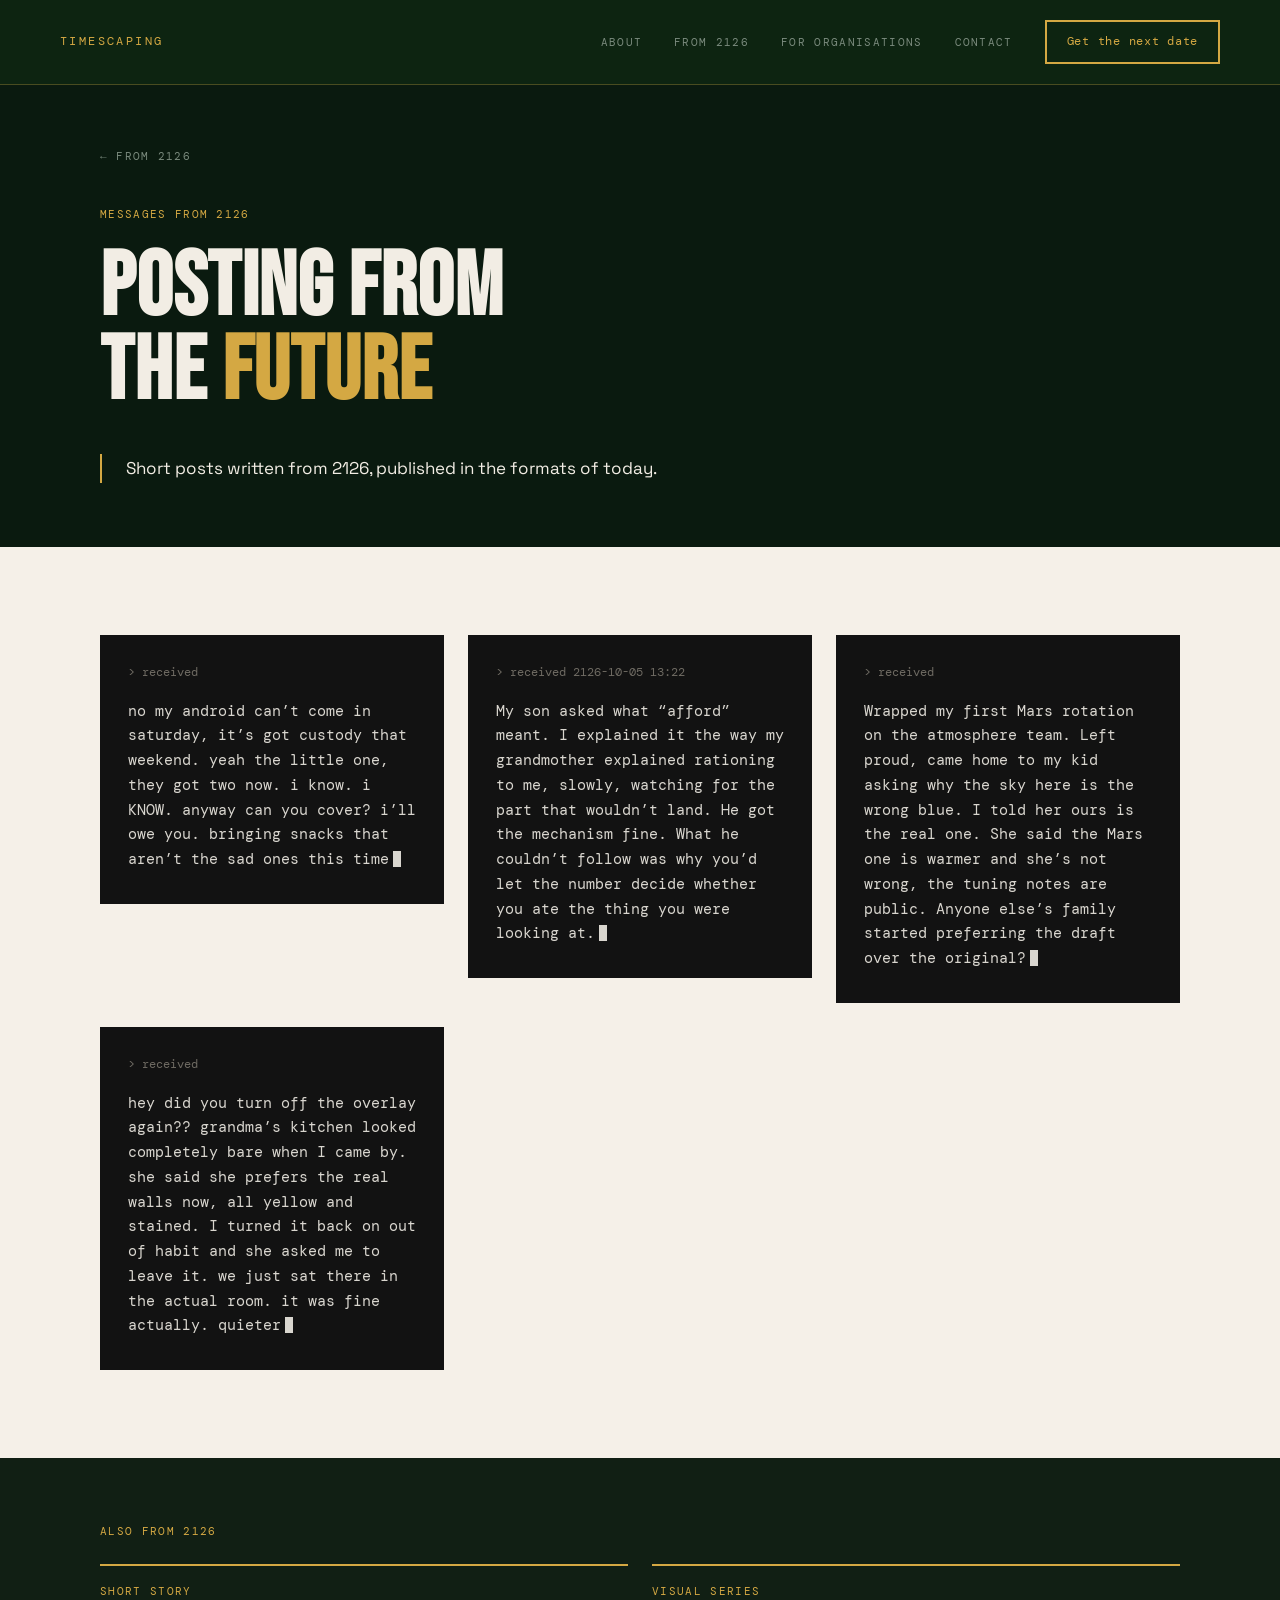
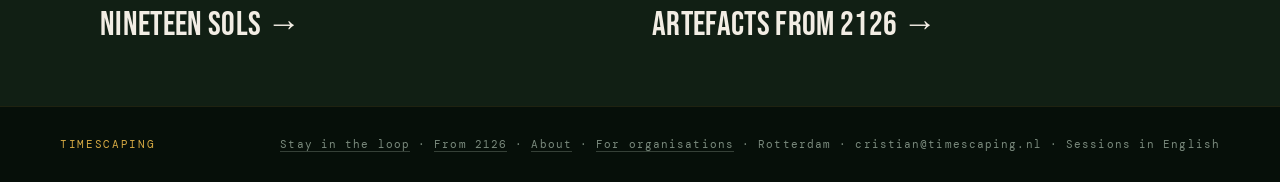
<file: posting-from-the-future.html>
<!DOCTYPE html>
<html lang="en">
<head>
  <meta charset="UTF-8" />
  <meta name="viewport" content="width=device-width, initial-scale=1.0" />
  <title>Posting from the Future | Timescaping</title>
  <meta name="description" content="Short posts written from 2126, published in the formats of today. Part of the Timescaping practice by Cristian Boscheri." />
  <meta property="og:type" content="website" />
  <meta property="og:title" content="Posting from the Future | Timescaping" />
  <meta property="og:description" content="Short posts written from 2126, published in the formats of today. Part of the Timescaping practice by Cristian Boscheri." />
  <meta property="og:url" content="https://timescaping.nl/posting-from-the-future" />
  <meta property="og:image" content="https://timescaping.nl/images/Who%20this%20is%20for.png" />
  <link rel="canonical" href="https://timescaping.nl/posting-from-the-future" />
  <link rel="preconnect" href="https://fonts.googleapis.com" />
  <link rel="preconnect" href="https://fonts.gstatic.com" crossorigin />
  <link href="https://fonts.googleapis.com/css2?family=Bebas+Neue&family=Space+Grotesk:wght@300;400;500&family=DM+Mono:wght@300;400;500&display=swap" rel="stylesheet" />
  <link rel="stylesheet" href="style.css?v=20261125c" />
  <link rel="stylesheet" href="print.css" media="print" />
  <link rel="icon" type="image/png" sizes="32x32" href="/favicon-32x32.png">
  <link rel="icon" type="image/png" sizes="16x16" href="/favicon-16x16.png">
  <link rel="apple-touch-icon" sizes="180x180" href="/apple-touch-icon.png">
  <!-- Google tag (gtag.js) -->
  <script async src="https://www.googletagmanager.com/gtag/js?id=G-YN8PKWBQWD"></script>
  <script>
    window.dataLayer = window.dataLayer || [];
    function gtag(){dataLayer.push(arguments);}
    gtag('js', new Date());
    gtag('config', 'G-YN8PKWBQWD');
  </script>
  <!-- Microsoft Clarity -->
  <script type="text/javascript">
    (function(c,l,a,r,i,t,y){
        c[a]=c[a]||function(){(c[a].q=c[a].q||[]).push(arguments)};
        t=l.createElement(r);t.async=1;t.src="https://www.clarity.ms/tag/"+i;
        y=l.getElementsByTagName(r)[0];y.parentNode.insertBefore(t,y);
    })(window, document, "clarity", "script", "wphk1188sh");
  </script>
</head>
<body>

  <!-- NAV -->
  <nav class="nav">
    <a href="index.html" class="nav-logo">TIMESCAPING</a>
    <div class="nav-links">
      <a href="about.html" class="nav-link">About</a>
      <a href="from-2126.html" class="nav-link">From 2126</a>
      <a href="organisations.html" class="nav-link">For organisations</a>
      <a href="mailto:cristian@timescaping.nl" class="nav-link">Contact</a>
      <a href="https://tally.so/r/XxOPgj?source=nav" class="nav-cta" target="_blank" rel="noopener">Get the next date</a>
    </div>
  </nav>

  <section class="cs-hero f-hero">
    <div class="cs-inner">
      <a href="from-2126.html" class="cs-back">← From 2126</a>
      <span class="cs-hero-label">Messages from 2126</span>
      <h1 class="cs-hero-headline">POSTING FROM<br>THE <span class="gold">FUTURE</span></h1>
      <p class="cs-hero-intro">Short posts written from 2126, published in the formats of today.</p>
    </div>
  </section>

  <section class="cs-light posts-section">
    <div class="section-inner">
      <div class="dispatch-grid dispatch-grid-all">
        <figure class="dispatch">
          <figcaption class="dispatch-stamp">&gt; received</figcaption>
          <p class="dispatch-text">no my android can’t come in saturday, it’s got custody that weekend. yeah the little one, they got two now. i know. i KNOW. anyway can you cover? i’ll owe you. bringing snacks that aren’t the sad ones this time</p>
        </figure>
        <figure class="dispatch">
          <figcaption class="dispatch-stamp">&gt; received 2126-10-05 13:22</figcaption>
          <p class="dispatch-text">My son asked what “afford” meant. I explained it the way my grandmother explained rationing to me, slowly, watching for the part that wouldn’t land. He got the mechanism fine. What he couldn’t follow was why you’d let the number decide whether you ate the thing you were looking at.</p>
        </figure>
        <figure class="dispatch">
          <figcaption class="dispatch-stamp">&gt; received</figcaption>
          <p class="dispatch-text">Wrapped my first Mars rotation on the atmosphere team. Left proud, came home to my kid asking why the sky here is the wrong blue. I told her ours is the real one. She said the Mars one is warmer and she’s not wrong, the tuning notes are public. Anyone else’s family started preferring the draft over the original?</p>
        </figure>
        <figure class="dispatch">
          <figcaption class="dispatch-stamp">&gt; received</figcaption>
          <p class="dispatch-text">hey did you turn off the overlay again?? grandma’s kitchen looked completely bare when I came by. she said she prefers the real walls now, all yellow and stained. I turned it back on out of habit and she asked me to leave it. we just sat there in the actual room. it was fine actually. quieter</p>
        </figure>
      </div>
    </div>
  </section>

  <section class="also">
    <div class="section-inner">
      <span class="label gold">Also from 2126</span>
      <div class="also-grid">
        <a href="nineteen-sols.html" class="also-link"><span class="from-kind">Short story</span><span class="also-title">Nineteen sols →</span></a>
        <a href="artefacts.html" class="also-link"><span class="from-kind">Visual series</span><span class="also-title">Artefacts from 2126 →</span></a>
      </div>
    </div>
  </section>

  <!-- FOOTER -->
  <footer class="footer">
    <span class="footer-left">TIMESCAPING</span>
    <span class="footer-right"><a href="https://tally.so/r/XxOPgj?source=footer" class="footer-link" target="_blank" rel="noopener">Stay in the loop</a> · <a href="from-2126.html" class="footer-link">From 2126</a> · <a href="about.html" class="footer-link">About</a> · <a href="organisations.html" class="footer-link">For organisations</a> · Rotterdam · cristian@timescaping.nl · Sessions in English</span>
  </footer>

  <script src="script.js?v=20261125c"></script>
</body>
</html>
</file>
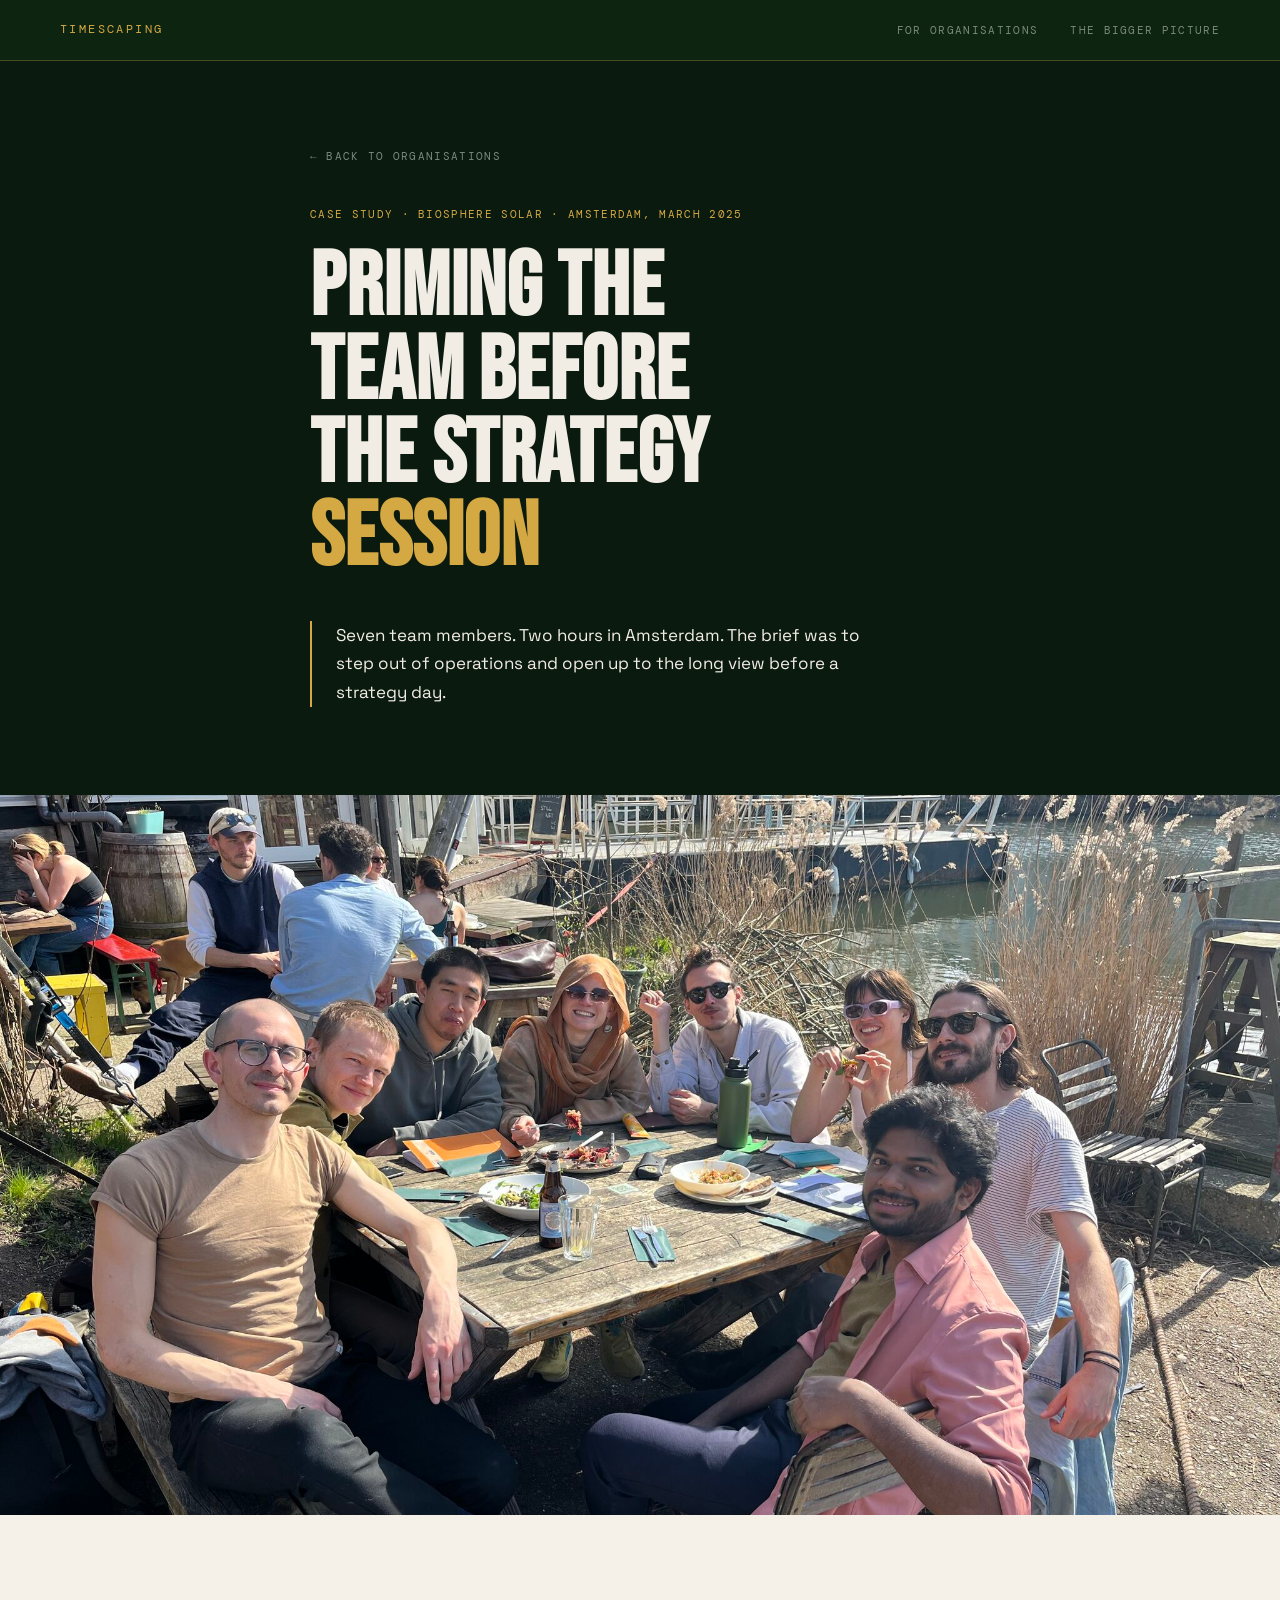
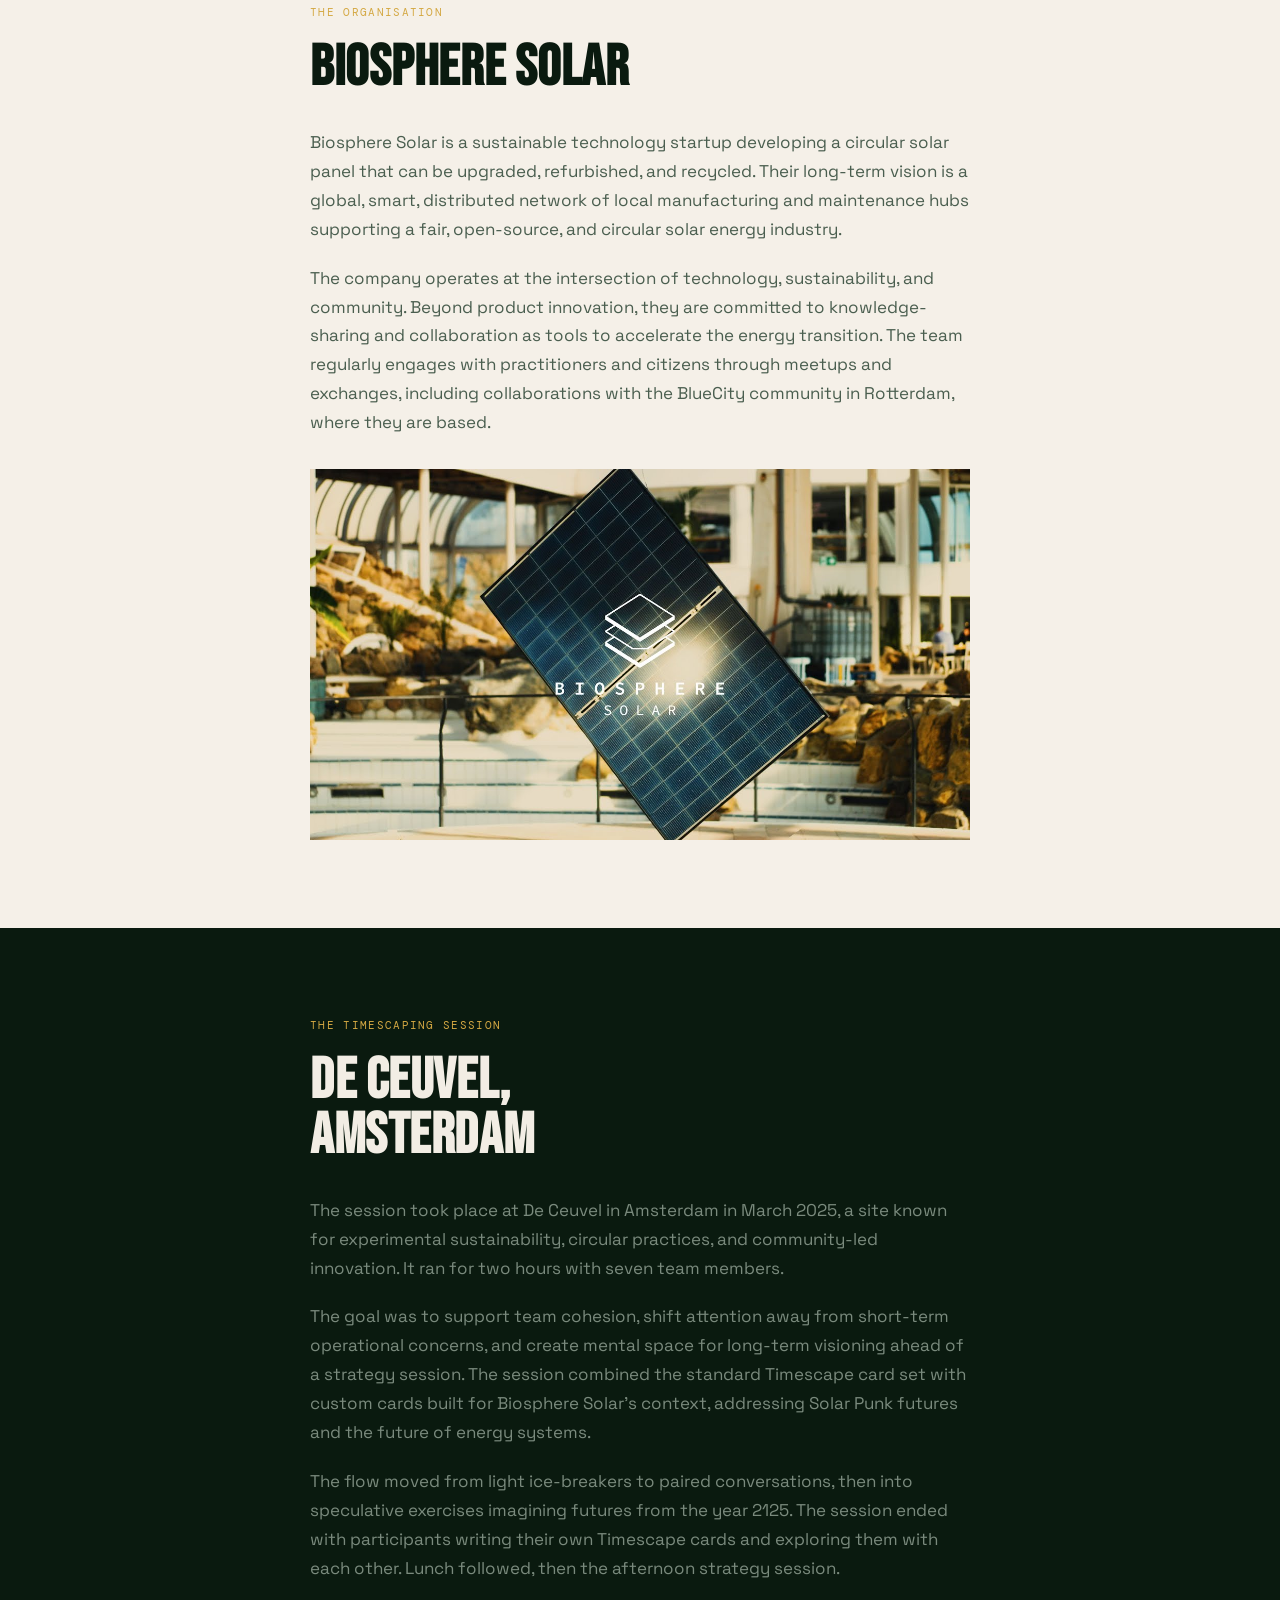
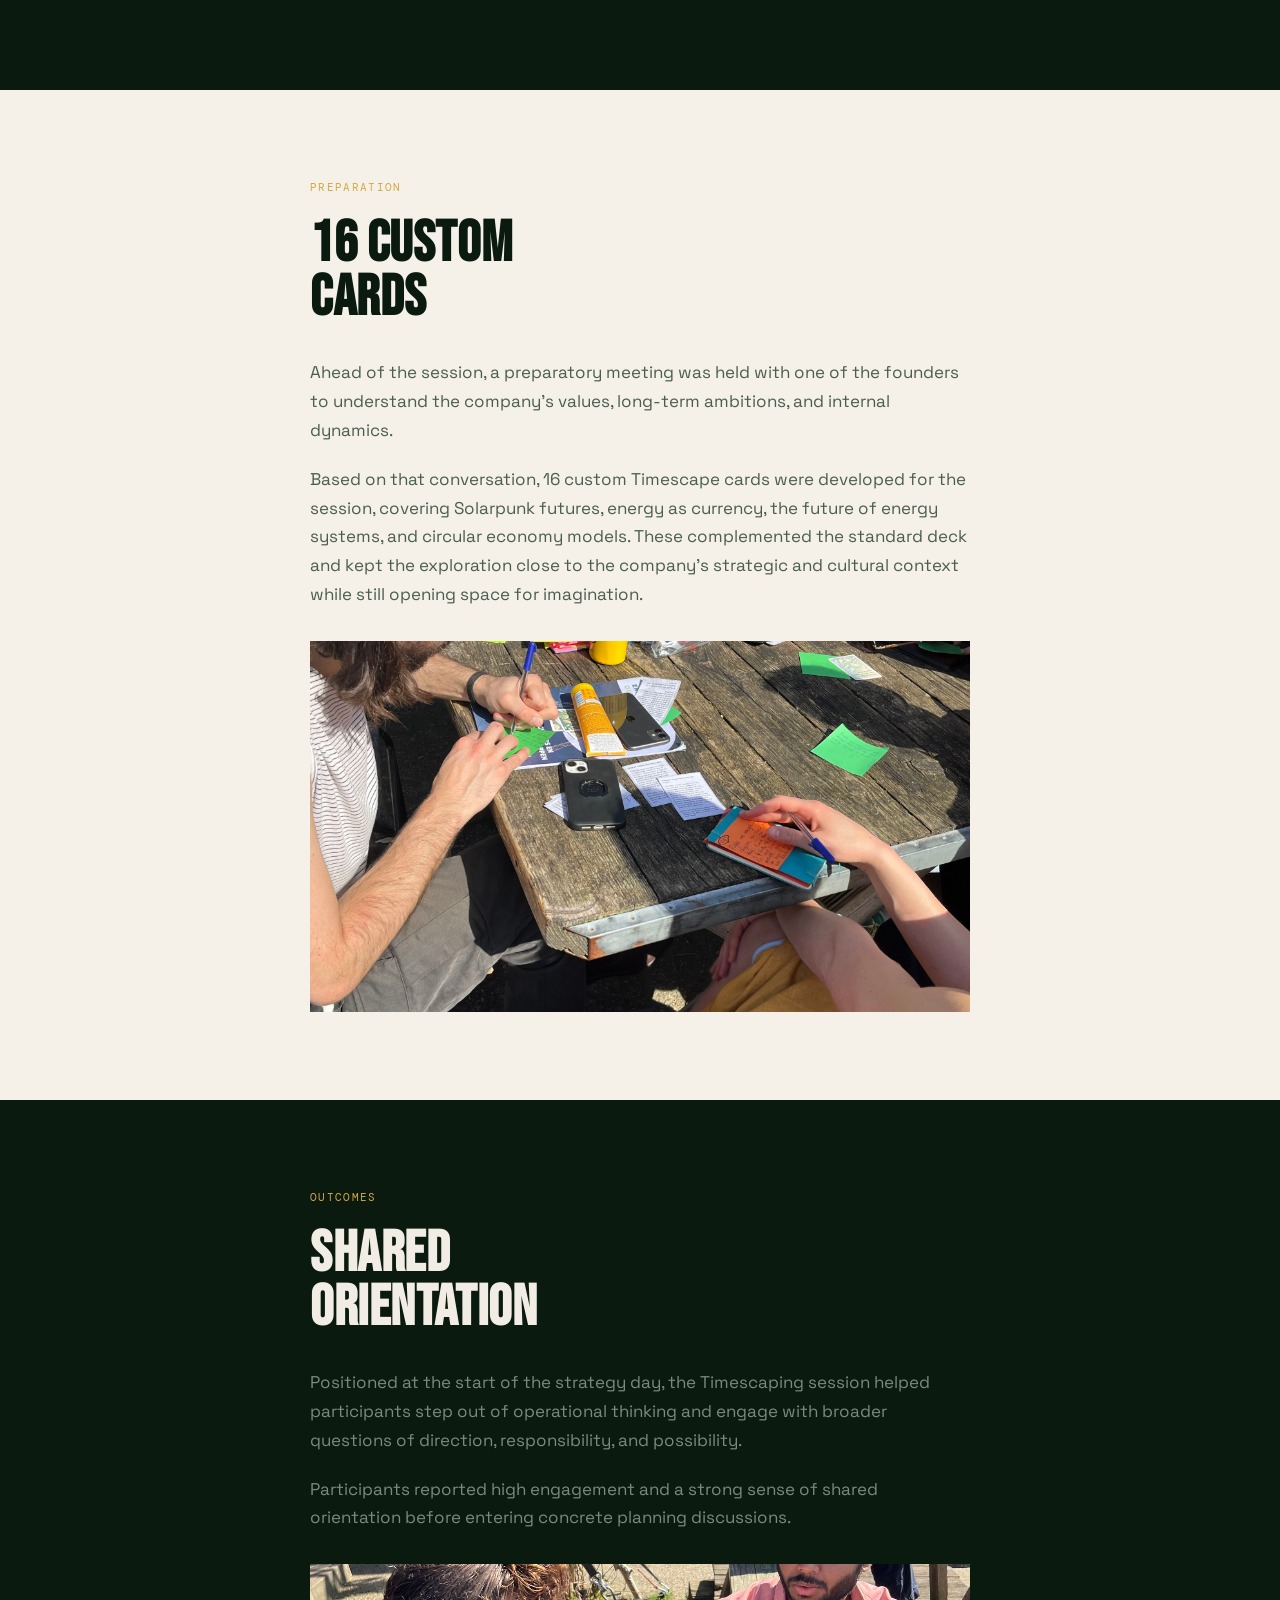
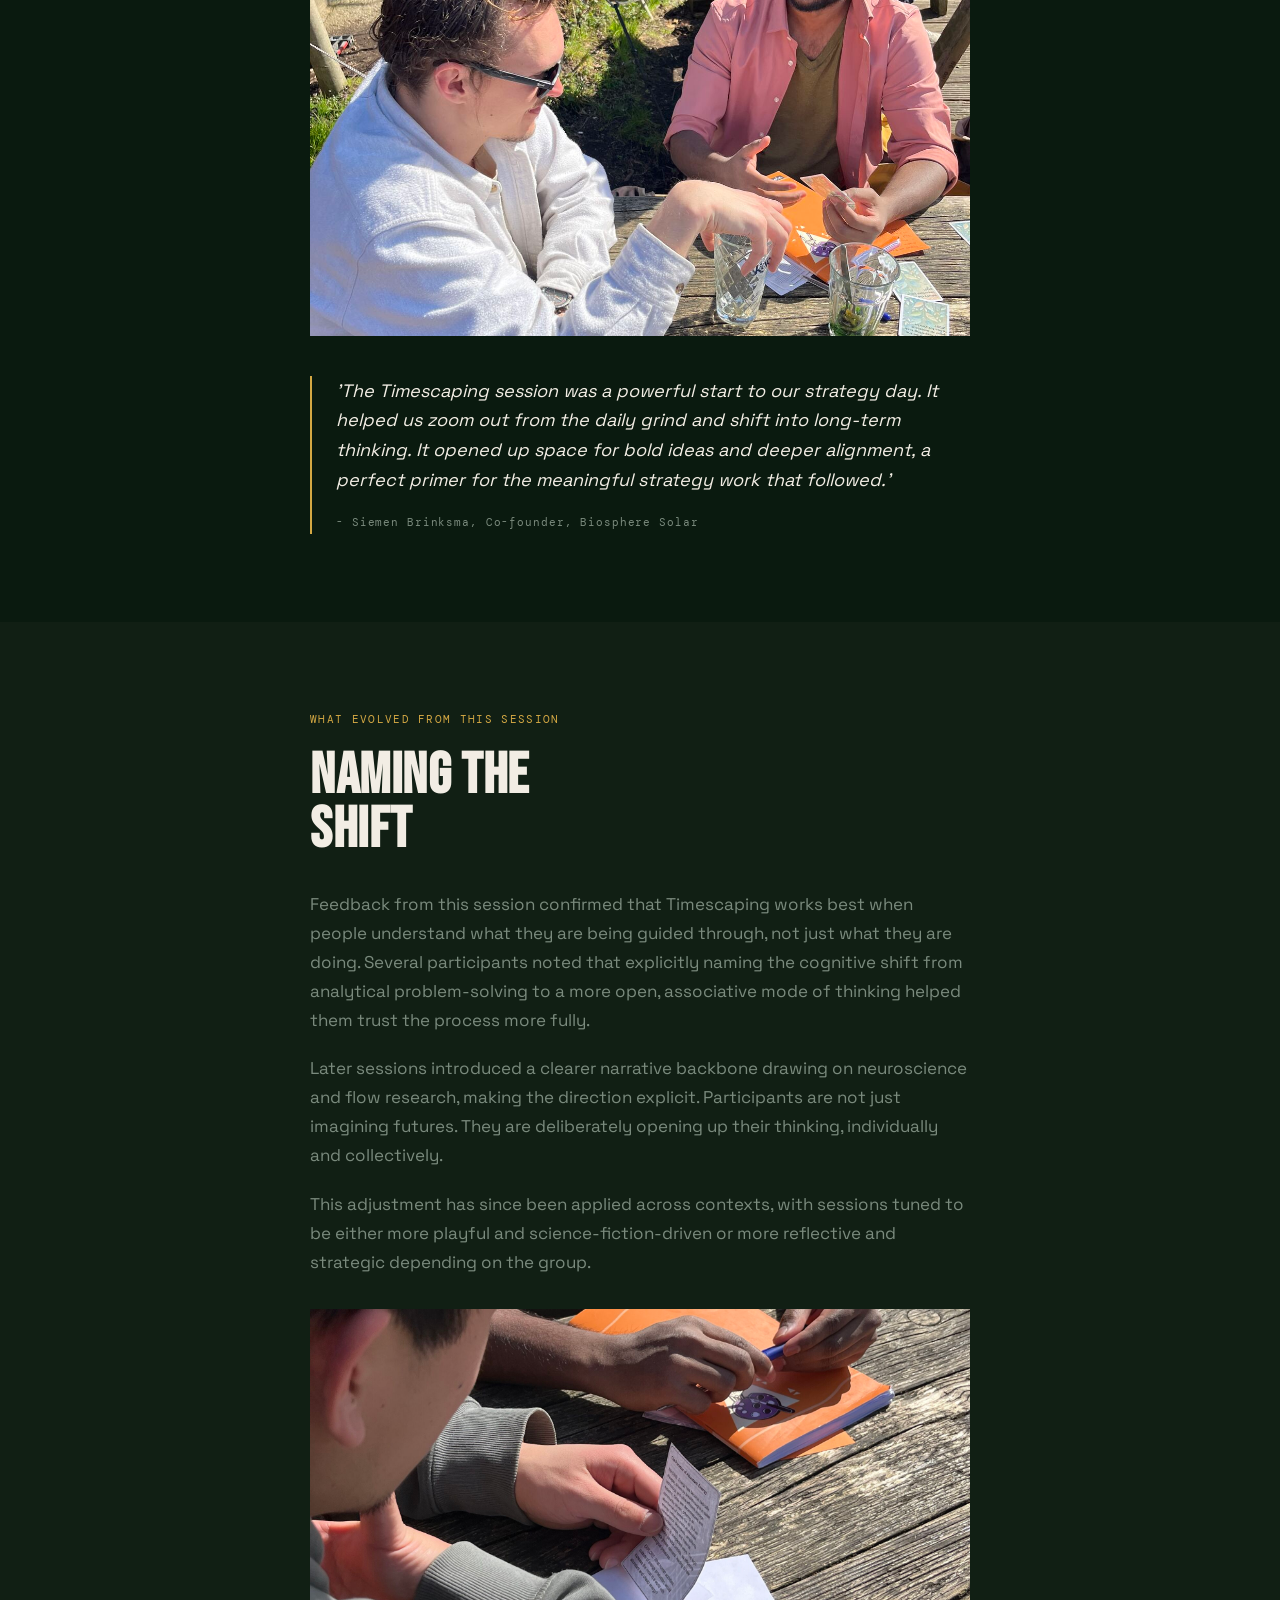
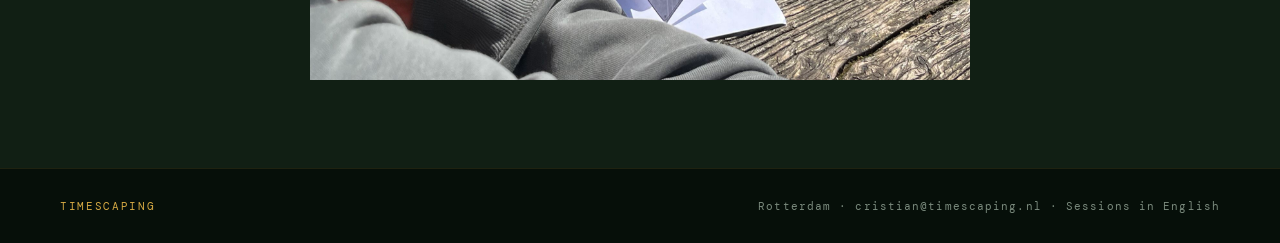
<file: case-study/biosphere-solar.html>
<!DOCTYPE html>
<html lang="en">
<head>
  <meta charset="UTF-8" />
  <meta name="viewport" content="width=device-width, initial-scale=1.0" />
  <title>Biosphere Solar | Timescaping</title>
  <link rel="preconnect" href="https://fonts.googleapis.com" />
  <link rel="preconnect" href="https://fonts.gstatic.com" crossorigin />
  <link href="https://fonts.googleapis.com/css2?family=Bebas+Neue&family=Space+Grotesk:wght@300;400;500&family=DM+Mono:wght@300;400;500&display=swap" rel="stylesheet" />
  <link rel="stylesheet" href="../style.css" />
  <link rel="stylesheet" href="../print.css" media="print" />
  <link rel="icon" type="image/png" sizes="32x32" href="/favicon-32x32.png">
  <link rel="icon" type="image/png" sizes="16x16" href="/favicon-16x16.png">
  <link rel="apple-touch-icon" sizes="180x180" href="/apple-touch-icon.png">
  <!-- Google tag (gtag.js) -->
  <script async src="https://www.googletagmanager.com/gtag/js?id=G-YN8PKWBQWD"></script>
  <script>
    window.dataLayer = window.dataLayer || [];
    function gtag(){dataLayer.push(arguments);}
    gtag('js', new Date());
    gtag('config', 'G-YN8PKWBQWD');
  </script>
  <!-- Microsoft Clarity -->
  <script type="text/javascript">
    (function(c,l,a,r,i,t,y){
        c[a]=c[a]||function(){(c[a].q=c[a].q||[]).push(arguments)};
        t=l.createElement(r);t.async=1;t.src="https://www.clarity.ms/tag/"+i;
        y=l.getElementsByTagName(r)[0];y.parentNode.insertBefore(t,y);
    })(window, document, "clarity", "script", "wphk1188sh");
  </script>
</head>
<body>

  <!-- NAV -->
  <nav class="nav">
    <span class="nav-logo">TIMESCAPING</span>
    <div class="nav-links">
      <a href="../organisations.html" class="nav-link">For organisations</a>
      <a href="../index.html" class="nav-link">The bigger picture</a>
    </div>
  </nav>

  <!-- HERO -->
  <section class="cs-hero">
    <div class="cs-inner">
      <a href="../organisations.html" class="cs-back">← Back to organisations</a>
      <span class="cs-hero-label">Case Study · Biosphere Solar · Amsterdam, March 2025</span>
      <h1 class="cs-hero-headline">
        PRIMING THE<br>
        TEAM BEFORE<br>
        THE STRATEGY<br>
        <span class="gold">SESSION</span>
      </h1>
      <p class="cs-hero-intro">Seven team members. Two hours in Amsterdam. The brief was to step out of operations and open up to the long view before a strategy day.</p>
    </div>
  </section>

  <!-- HERO IMAGE -->
  <div class="s2-img ratio-16-9">
    <img src="../images/biosphere-hero.jpg" alt="Biosphere Solar Timescaping session" />
  </div>

  <!-- THE ORGANISATION -->
  <section class="cs-light">
    <div class="cs-inner reveal">
      <span class="cs-section-label">The organisation</span>
      <h2 class="cs-section-headline">BIOSPHERE SOLAR</h2>
      <div class="cs-body">
        <p>Biosphere Solar is a sustainable technology startup developing a circular solar panel that can be upgraded, refurbished, and recycled. Their long-term vision is a global, smart, distributed network of local manufacturing and maintenance hubs supporting a fair, open-source, and circular solar energy industry.</p>
        <p>The company operates at the intersection of technology, sustainability, and community. Beyond product innovation, they are committed to knowledge-sharing and collaboration as tools to accelerate the energy transition. The team regularly engages with practitioners and citizens through meetups and exchanges, including collaborations with the BlueCity community in Rotterdam, where they are based.</p>
      </div>
      <div class="s2-img ratio-16-9" style="margin-top: 32px;">
        <img src="../images/biosphere-organisation.jpg" alt="Biosphere Solar organisation" />
      </div>
    </div>
  </section>

  <!-- THE SESSION -->
  <section class="cs-dark">
    <div class="cs-inner reveal">
      <span class="cs-section-label">The Timescaping session</span>
      <h2 class="cs-section-headline">DE CEUVEL,<br>AMSTERDAM</h2>
      <div class="cs-body">
        <p>The session took place at De Ceuvel in Amsterdam in March 2025, a site known for experimental sustainability, circular practices, and community-led innovation. It ran for two hours with seven team members.</p>
        <p>The goal was to support team cohesion, shift attention away from short-term operational concerns, and create mental space for long-term visioning ahead of a strategy session. The session combined the standard Timescape card set with custom cards built for Biosphere Solar's context, addressing Solar Punk futures and the future of energy systems.</p>
        <p>The flow moved from light ice-breakers to paired conversations, then into speculative exercises imagining futures from the year 2125. The session ended with participants writing their own Timescape cards and exploring them with each other. Lunch followed, then the afternoon strategy session.</p>
      </div>
    </div>
  </section>

  <!-- PREPARATION -->
  <section class="cs-light">
    <div class="cs-inner reveal">
      <span class="cs-section-label">Preparation</span>
      <h2 class="cs-section-headline">16 CUSTOM<br>CARDS</h2>
      <div class="cs-body">
        <p>Ahead of the session, a preparatory meeting was held with one of the founders to understand the company's values, long-term ambitions, and internal dynamics.</p>
        <p>Based on that conversation, 16 custom Timescape cards were developed for the session, covering Solarpunk futures, energy as currency, the future of energy systems, and circular economy models. These complemented the standard deck and kept the exploration close to the company's strategic and cultural context while still opening space for imagination.</p>
      </div>
      <div class="s2-img ratio-16-9" style="margin-top: 32px;">
        <img src="../images/biosphere-preparation.jpg" alt="Biosphere Solar preparation" />
      </div>
    </div>
  </section>

  <!-- OUTCOMES -->
  <section class="cs-dark">
    <div class="cs-inner reveal">
      <span class="cs-section-label">Outcomes</span>
      <h2 class="cs-section-headline">SHARED<br>ORIENTATION</h2>
      <div class="cs-body">
        <p>Positioned at the start of the strategy day, the Timescaping session helped participants step out of operational thinking and engage with broader questions of direction, responsibility, and possibility.</p>
        <p>Participants reported high engagement and a strong sense of shared orientation before entering concrete planning discussions.</p>
      </div>
      <div class="s2-img ratio-16-9" style="margin-top: 32px;">
        <img src="../images/biosphere-outcomes.jpg" alt="Biosphere Solar outcomes" />
      </div>
      <blockquote class="cs-quote">
        <p>'The Timescaping session was a powerful start to our strategy day. It helped us zoom out from the daily grind and shift into long-term thinking. It opened up space for bold ideas and deeper alignment, a perfect primer for the meaningful strategy work that followed.'</p>
        <cite>- Siemen Brinksma, Co-founder, Biosphere Solar</cite>
      </blockquote>
    </div>
  </section>

  <!-- WHAT EVOLVED -->
  <section class="cs-dark-alt">
    <div class="cs-inner reveal">
      <span class="cs-section-label">What evolved from this session</span>
      <h2 class="cs-section-headline">NAMING THE<br>SHIFT</h2>
      <div class="cs-body">
        <p>Feedback from this session confirmed that Timescaping works best when people understand what they are being guided through, not just what they are doing. Several participants noted that explicitly naming the cognitive shift from analytical problem-solving to a more open, associative mode of thinking helped them trust the process more fully.</p>
        <p>Later sessions introduced a clearer narrative backbone drawing on neuroscience and flow research, making the direction explicit. Participants are not just imagining futures. They are deliberately opening up their thinking, individually and collectively.</p>
        <p>This adjustment has since been applied across contexts, with sessions tuned to be either more playful and science-fiction-driven or more reflective and strategic depending on the group.</p>
      </div>
      <div class="s2-img ratio-16-9" style="margin-top: 32px;">
        <img src="../images/biosphere-evolved.jpg" alt="Biosphere Solar what evolved" />
      </div>
    </div>
  </section>

  <!-- FOOTER -->
  <footer class="footer">
    <span class="footer-left">TIMESCAPING</span>
    <span class="footer-right">Rotterdam · cristian@timescaping.nl · Sessions in English</span>
  </footer>

  <script src="../script.js"></script>
</body>
</html>
</file>
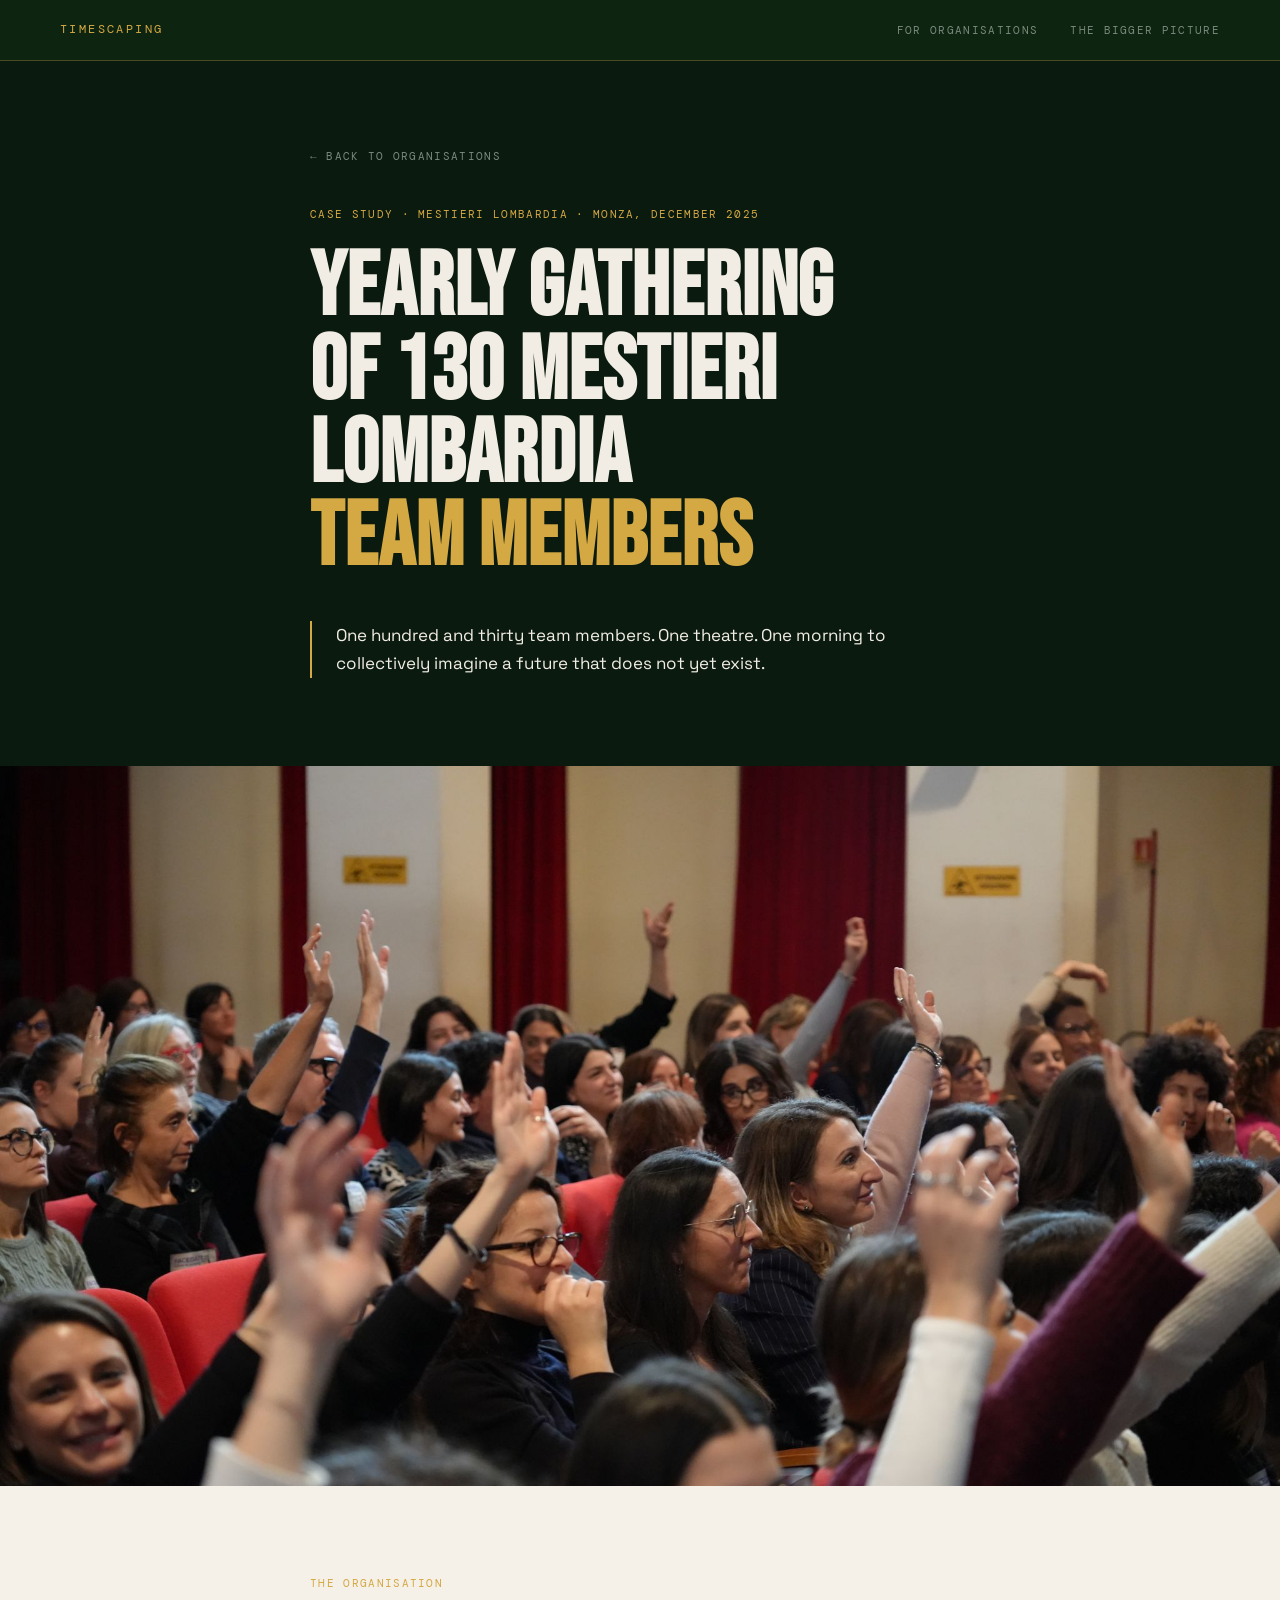
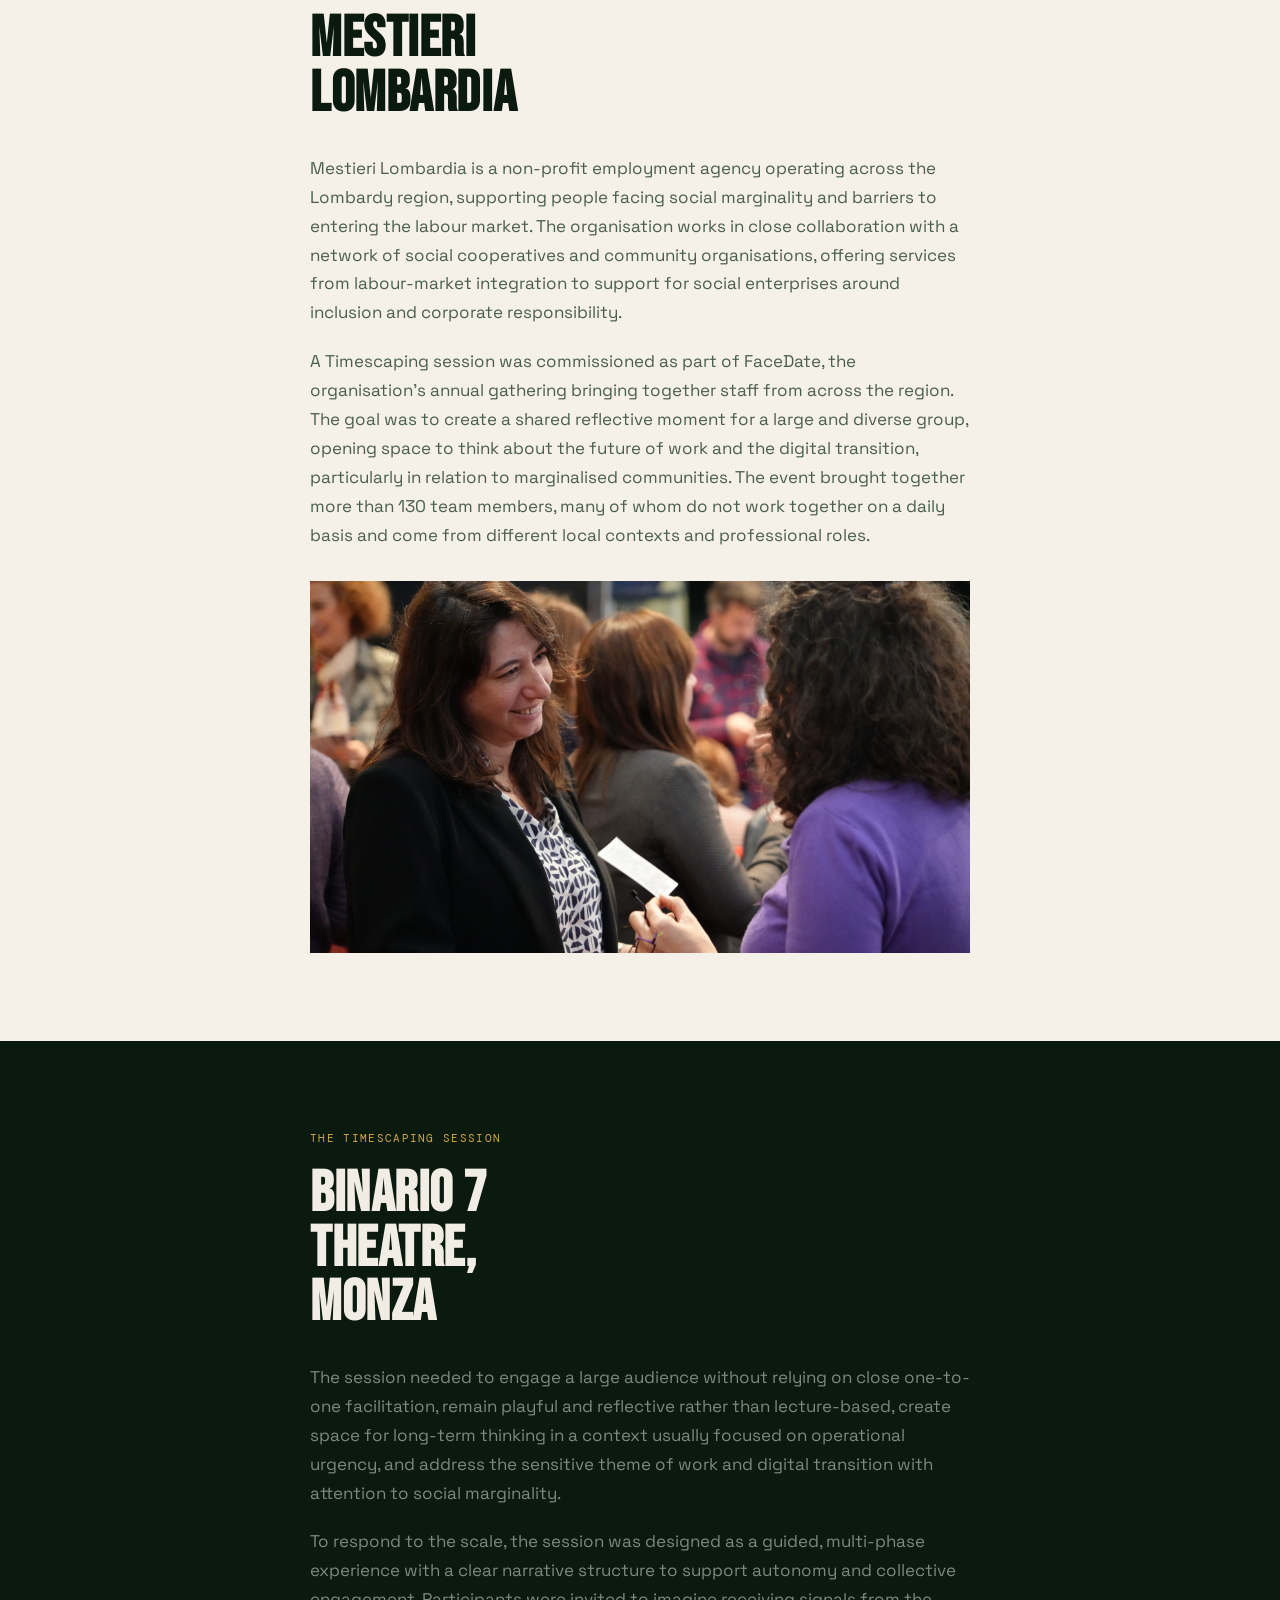
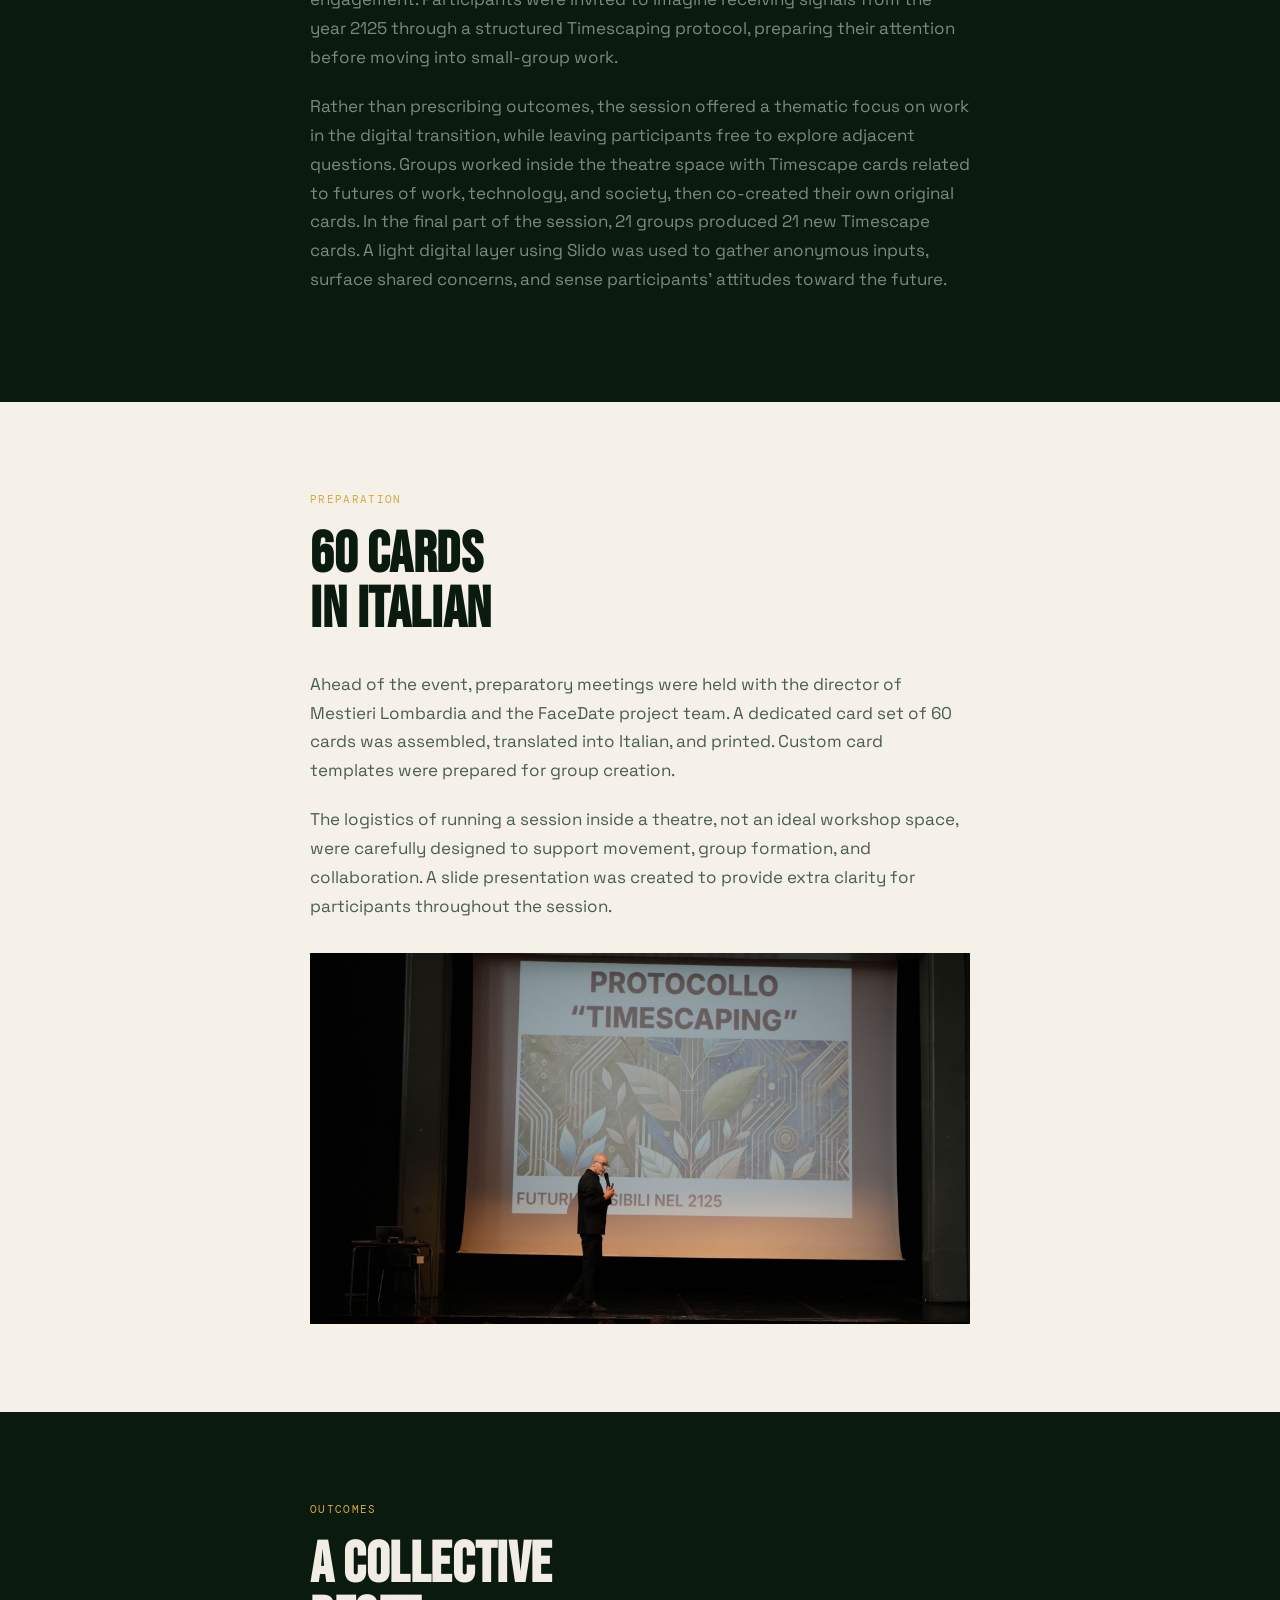
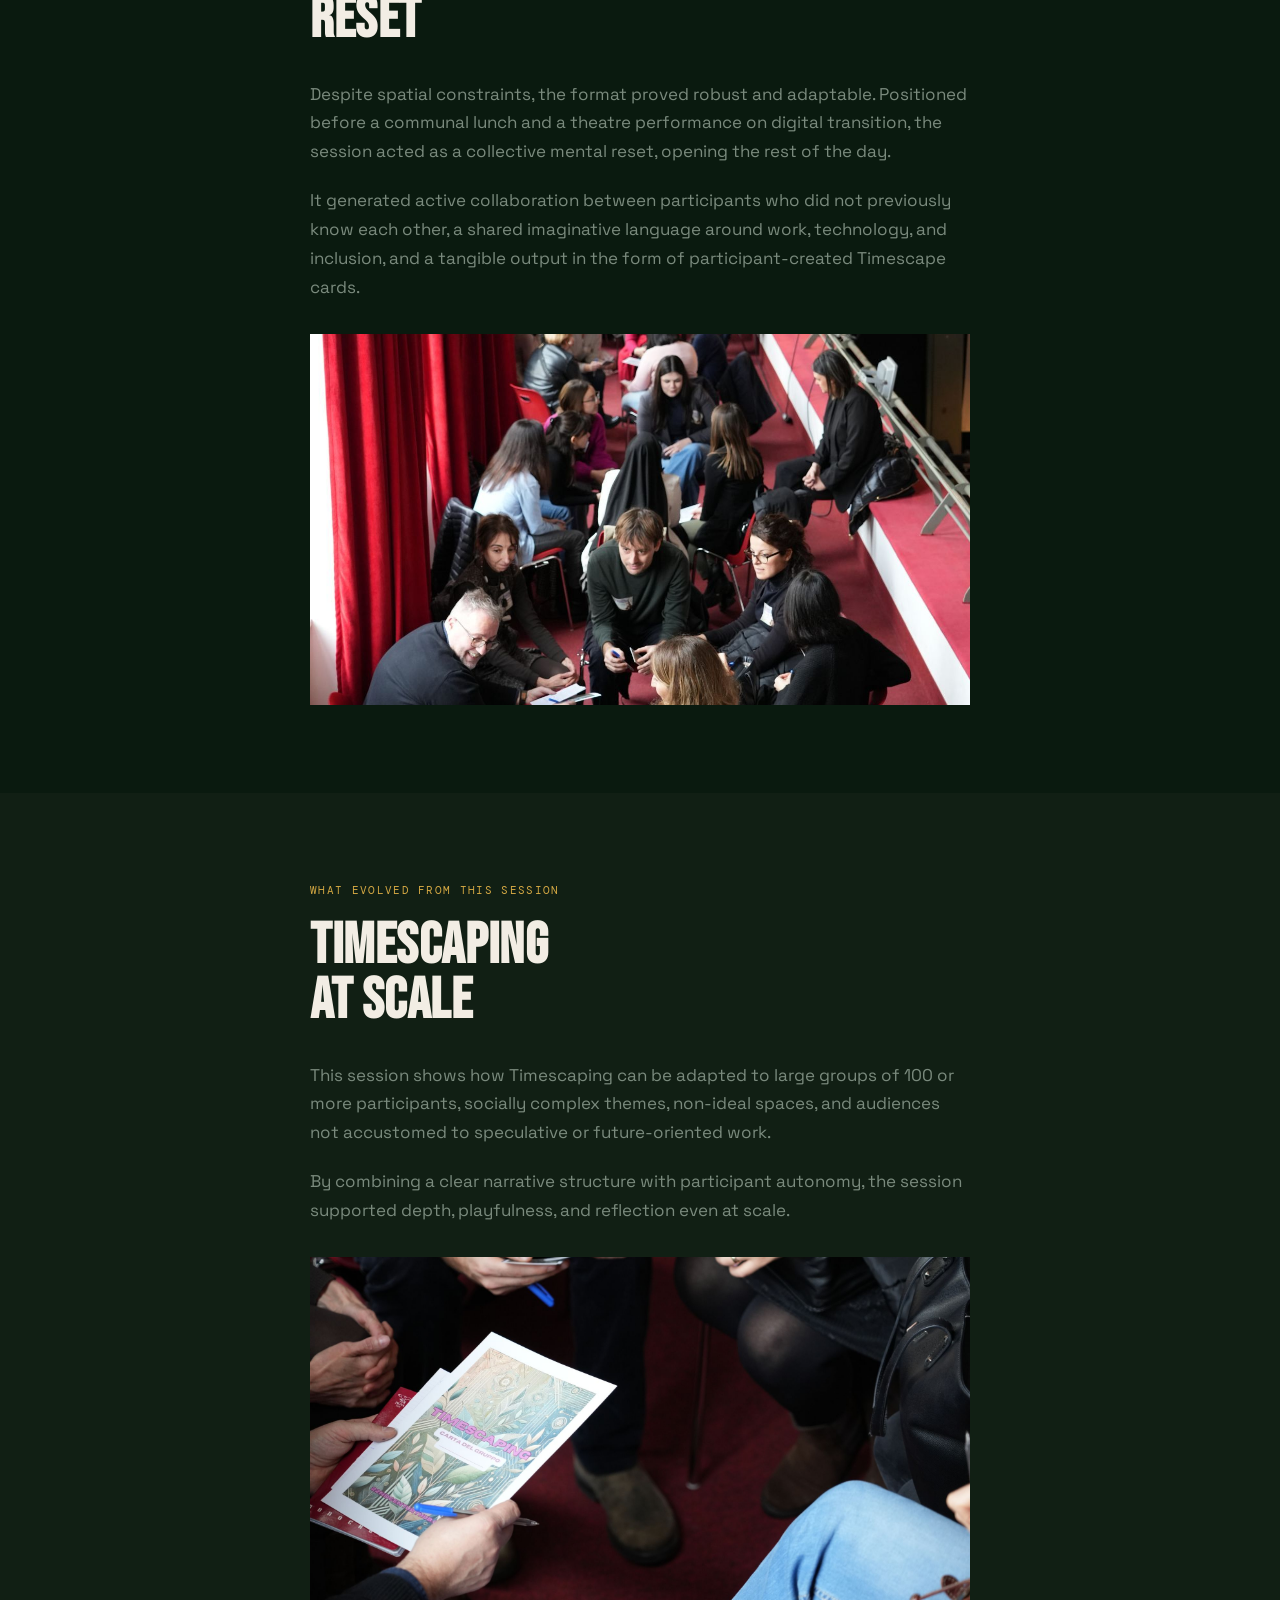
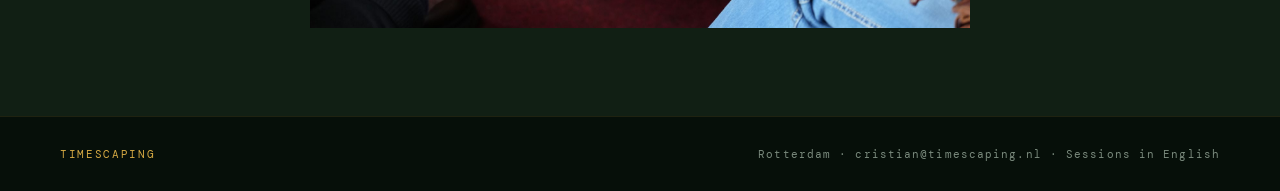
<file: case-study/mestieri-lombardia.html>
<!DOCTYPE html>
<html lang="en">
<head>
  <meta charset="UTF-8" />
  <meta name="viewport" content="width=device-width, initial-scale=1.0" />
  <title>Mestieri Lombardia | Timescaping</title>
  <link rel="preconnect" href="https://fonts.googleapis.com" />
  <link rel="preconnect" href="https://fonts.gstatic.com" crossorigin />
  <link href="https://fonts.googleapis.com/css2?family=Bebas+Neue&family=Space+Grotesk:wght@300;400;500&family=DM+Mono:wght@300;400;500&display=swap" rel="stylesheet" />
  <link rel="stylesheet" href="../style.css" />
  <link rel="stylesheet" href="../print.css" media="print" />
  <link rel="icon" type="image/png" sizes="32x32" href="/favicon-32x32.png">
  <link rel="icon" type="image/png" sizes="16x16" href="/favicon-16x16.png">
  <link rel="apple-touch-icon" sizes="180x180" href="/apple-touch-icon.png">
  <!-- Google tag (gtag.js) -->
  <script async src="https://www.googletagmanager.com/gtag/js?id=G-YN8PKWBQWD"></script>
  <script>
    window.dataLayer = window.dataLayer || [];
    function gtag(){dataLayer.push(arguments);}
    gtag('js', new Date());
    gtag('config', 'G-YN8PKWBQWD');
  </script>
  <!-- Microsoft Clarity -->
  <script type="text/javascript">
    (function(c,l,a,r,i,t,y){
        c[a]=c[a]||function(){(c[a].q=c[a].q||[]).push(arguments)};
        t=l.createElement(r);t.async=1;t.src="https://www.clarity.ms/tag/"+i;
        y=l.getElementsByTagName(r)[0];y.parentNode.insertBefore(t,y);
    })(window, document, "clarity", "script", "wphk1188sh");
  </script>
</head>
<body>

  <!-- NAV -->
  <nav class="nav">
    <span class="nav-logo">TIMESCAPING</span>
    <div class="nav-links">
      <a href="../organisations.html" class="nav-link">For organisations</a>
      <a href="../index.html" class="nav-link">The bigger picture</a>
    </div>
  </nav>

  <!-- HERO -->
  <section class="cs-hero">
    <div class="cs-inner">
      <a href="../organisations.html" class="cs-back">← Back to organisations</a>
      <span class="cs-hero-label">Case Study · Mestieri Lombardia · Monza, December 2025</span>
      <h1 class="cs-hero-headline">
        YEARLY GATHERING<br>
        OF 130 MESTIERI<br>
        LOMBARDIA<br>
        <span class="gold">TEAM MEMBERS</span>
      </h1>
      <p class="cs-hero-intro">One hundred and thirty team members. One theatre. One morning to collectively imagine a future that does not yet exist.</p>
    </div>
  </section>

  <!-- HERO IMAGE -->
  <div class="s2-img ratio-16-9">
    <img src="../images/mestieri-hero.jpg" alt="Mestieri Lombardia Timescaping session" />
  </div>

  <!-- THE ORGANISATION -->
  <section class="cs-light">
    <div class="cs-inner reveal">
      <span class="cs-section-label">The organisation</span>
      <h2 class="cs-section-headline">MESTIERI<br>LOMBARDIA</h2>
      <div class="cs-body">
        <p>Mestieri Lombardia is a non-profit employment agency operating across the Lombardy region, supporting people facing social marginality and barriers to entering the labour market. The organisation works in close collaboration with a network of social cooperatives and community organisations, offering services from labour-market integration to support for social enterprises around inclusion and corporate responsibility.</p>
        <p>A Timescaping session was commissioned as part of FaceDate, the organisation's annual gathering bringing together staff from across the region. The goal was to create a shared reflective moment for a large and diverse group, opening space to think about the future of work and the digital transition, particularly in relation to marginalised communities. The event brought together more than 130 team members, many of whom do not work together on a daily basis and come from different local contexts and professional roles.</p>
      </div>
      <div class="s2-img ratio-16-9" style="margin-top: 32px;">
        <img src="../images/mestieri-organization.jpg" alt="Mestieri Lombardia organisation" />
      </div>
    </div>
  </section>

  <!-- THE SESSION -->
  <section class="cs-dark">
    <div class="cs-inner reveal">
      <span class="cs-section-label">The Timescaping session</span>
      <h2 class="cs-section-headline">BINARIO 7<br>THEATRE,<br>MONZA</h2>
      <div class="cs-body">
        <p>The session needed to engage a large audience without relying on close one-to-one facilitation, remain playful and reflective rather than lecture-based, create space for long-term thinking in a context usually focused on operational urgency, and address the sensitive theme of work and digital transition with attention to social marginality.</p>
        <p>To respond to the scale, the session was designed as a guided, multi-phase experience with a clear narrative structure to support autonomy and collective engagement. Participants were invited to imagine receiving signals from the year 2125 through a structured Timescaping protocol, preparing their attention before moving into small-group work.</p>
        <p>Rather than prescribing outcomes, the session offered a thematic focus on work in the digital transition, while leaving participants free to explore adjacent questions. Groups worked inside the theatre space with Timescape cards related to futures of work, technology, and society, then co-created their own original cards. In the final part of the session, 21 groups produced 21 new Timescape cards. A light digital layer using Slido was used to gather anonymous inputs, surface shared concerns, and sense participants' attitudes toward the future.</p>
      </div>
    </div>
  </section>

  <!-- PREPARATION -->
  <section class="cs-light">
    <div class="cs-inner reveal">
      <span class="cs-section-label">Preparation</span>
      <h2 class="cs-section-headline">60 CARDS<br>IN ITALIAN</h2>
      <div class="cs-body">
        <p>Ahead of the event, preparatory meetings were held with the director of Mestieri Lombardia and the FaceDate project team. A dedicated card set of 60 cards was assembled, translated into Italian, and printed. Custom card templates were prepared for group creation.</p>
        <p>The logistics of running a session inside a theatre, not an ideal workshop space, were carefully designed to support movement, group formation, and collaboration. A slide presentation was created to provide extra clarity for participants throughout the session.</p>
      </div>
      <div class="s2-img ratio-16-9" style="margin-top: 32px;">
        <img src="../images/mestieri-preparation.jpg" alt="Mestieri Lombardia preparation" />
      </div>
    </div>
  </section>

  <!-- OUTCOMES -->
  <section class="cs-dark">
    <div class="cs-inner reveal">
      <span class="cs-section-label">Outcomes</span>
      <h2 class="cs-section-headline">A COLLECTIVE<br>RESET</h2>
      <div class="cs-body">
        <p>Despite spatial constraints, the format proved robust and adaptable. Positioned before a communal lunch and a theatre performance on digital transition, the session acted as a collective mental reset, opening the rest of the day.</p>
        <p>It generated active collaboration between participants who did not previously know each other, a shared imaginative language around work, technology, and inclusion, and a tangible output in the form of participant-created Timescape cards.</p>
      </div>
      <div class="s2-img ratio-16-9" style="margin-top: 32px;">
        <img src="../images/mestieri-outcomes.jpg" alt="Mestieri Lombardia outcomes" />
      </div>
    </div>
  </section>

  <!-- WHAT EVOLVED -->
  <section class="cs-dark-alt">
    <div class="cs-inner reveal">
      <span class="cs-section-label">What evolved from this session</span>
      <h2 class="cs-section-headline">TIMESCAPING<br>AT SCALE</h2>
      <div class="cs-body">
        <p>This session shows how Timescaping can be adapted to large groups of 100 or more participants, socially complex themes, non-ideal spaces, and audiences not accustomed to speculative or future-oriented work.</p>
        <p>By combining a clear narrative structure with participant autonomy, the session supported depth, playfulness, and reflection even at scale.</p>
      </div>
      <div class="s2-img ratio-16-9" style="margin-top: 32px;">
        <img src="../images/mestieri-evolved.jpg" alt="Mestieri Lombardia what evolved" />
      </div>
    </div>
  </section>

  <!-- FOOTER -->
  <footer class="footer">
    <span class="footer-left">TIMESCAPING</span>
    <span class="footer-right">Rotterdam · cristian@timescaping.nl · Sessions in English</span>
  </footer>

  <script src="../script.js"></script>
</body>
</html>
</file>
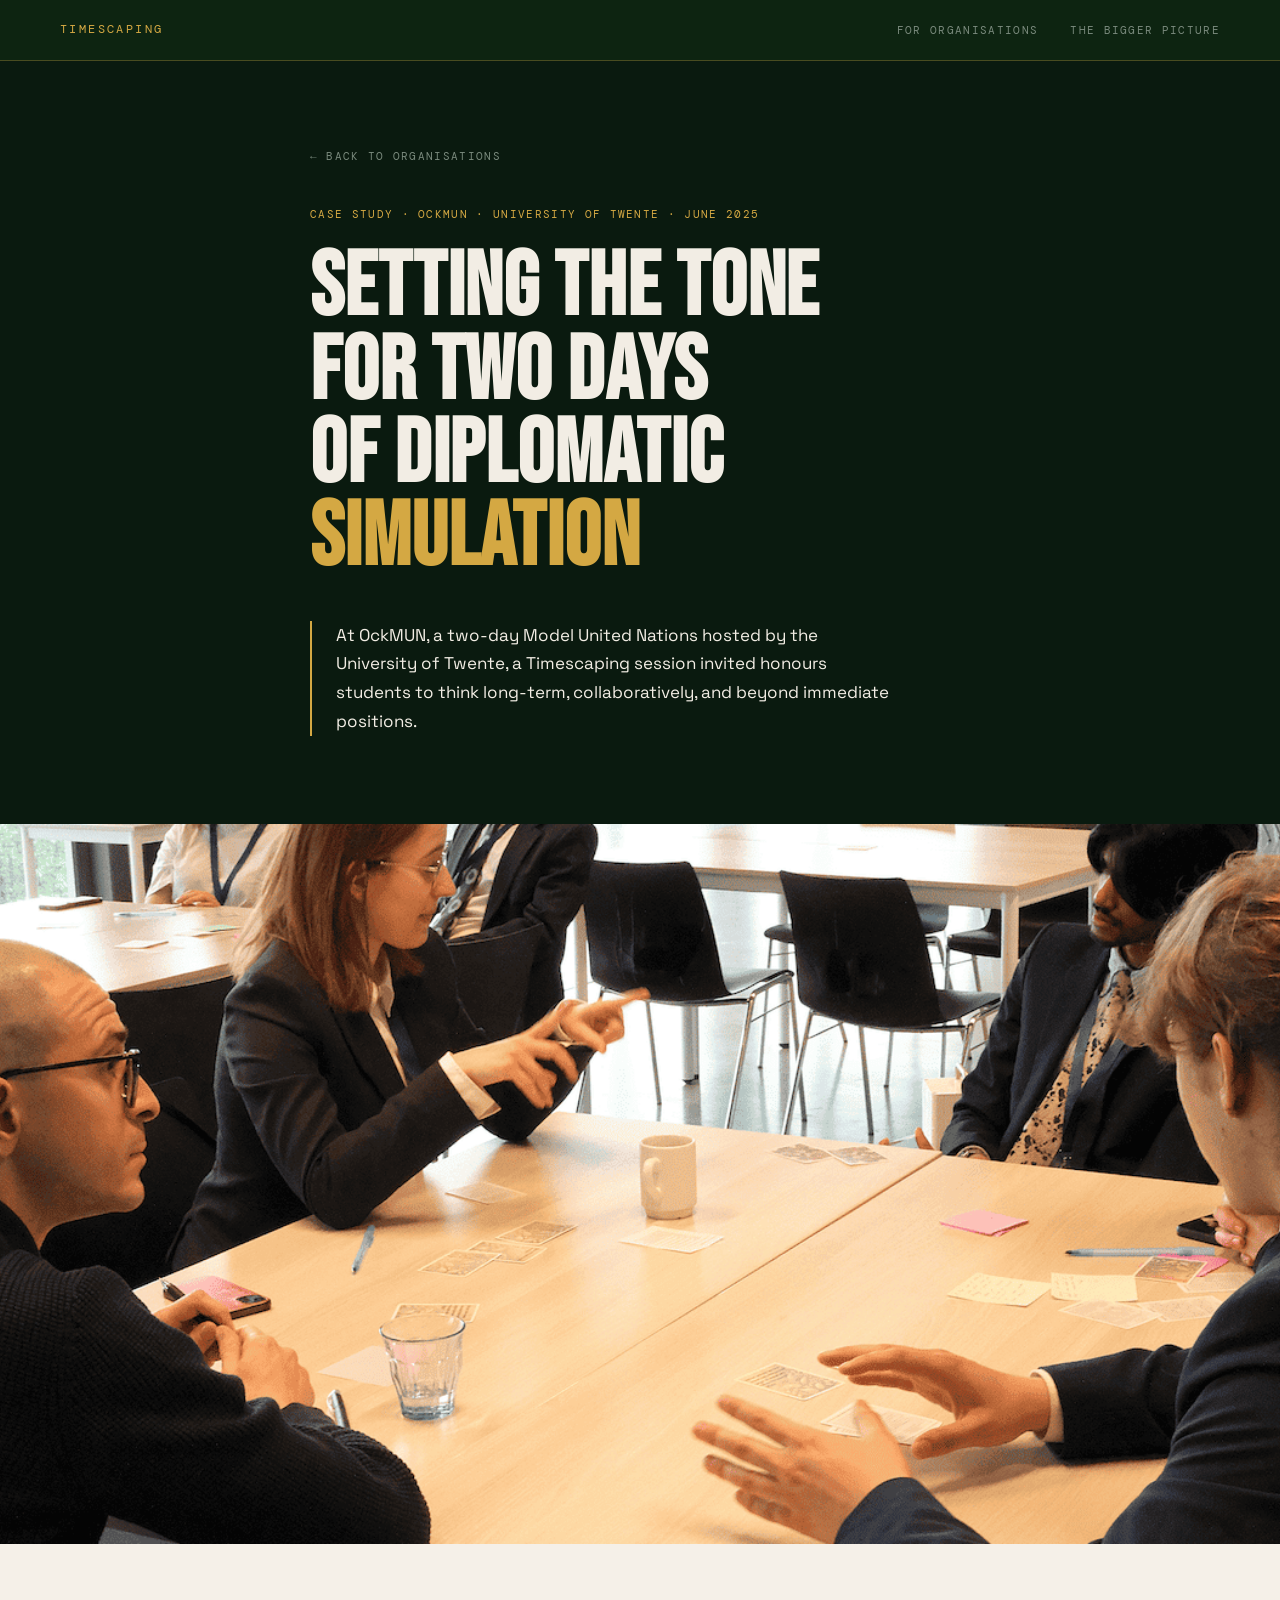
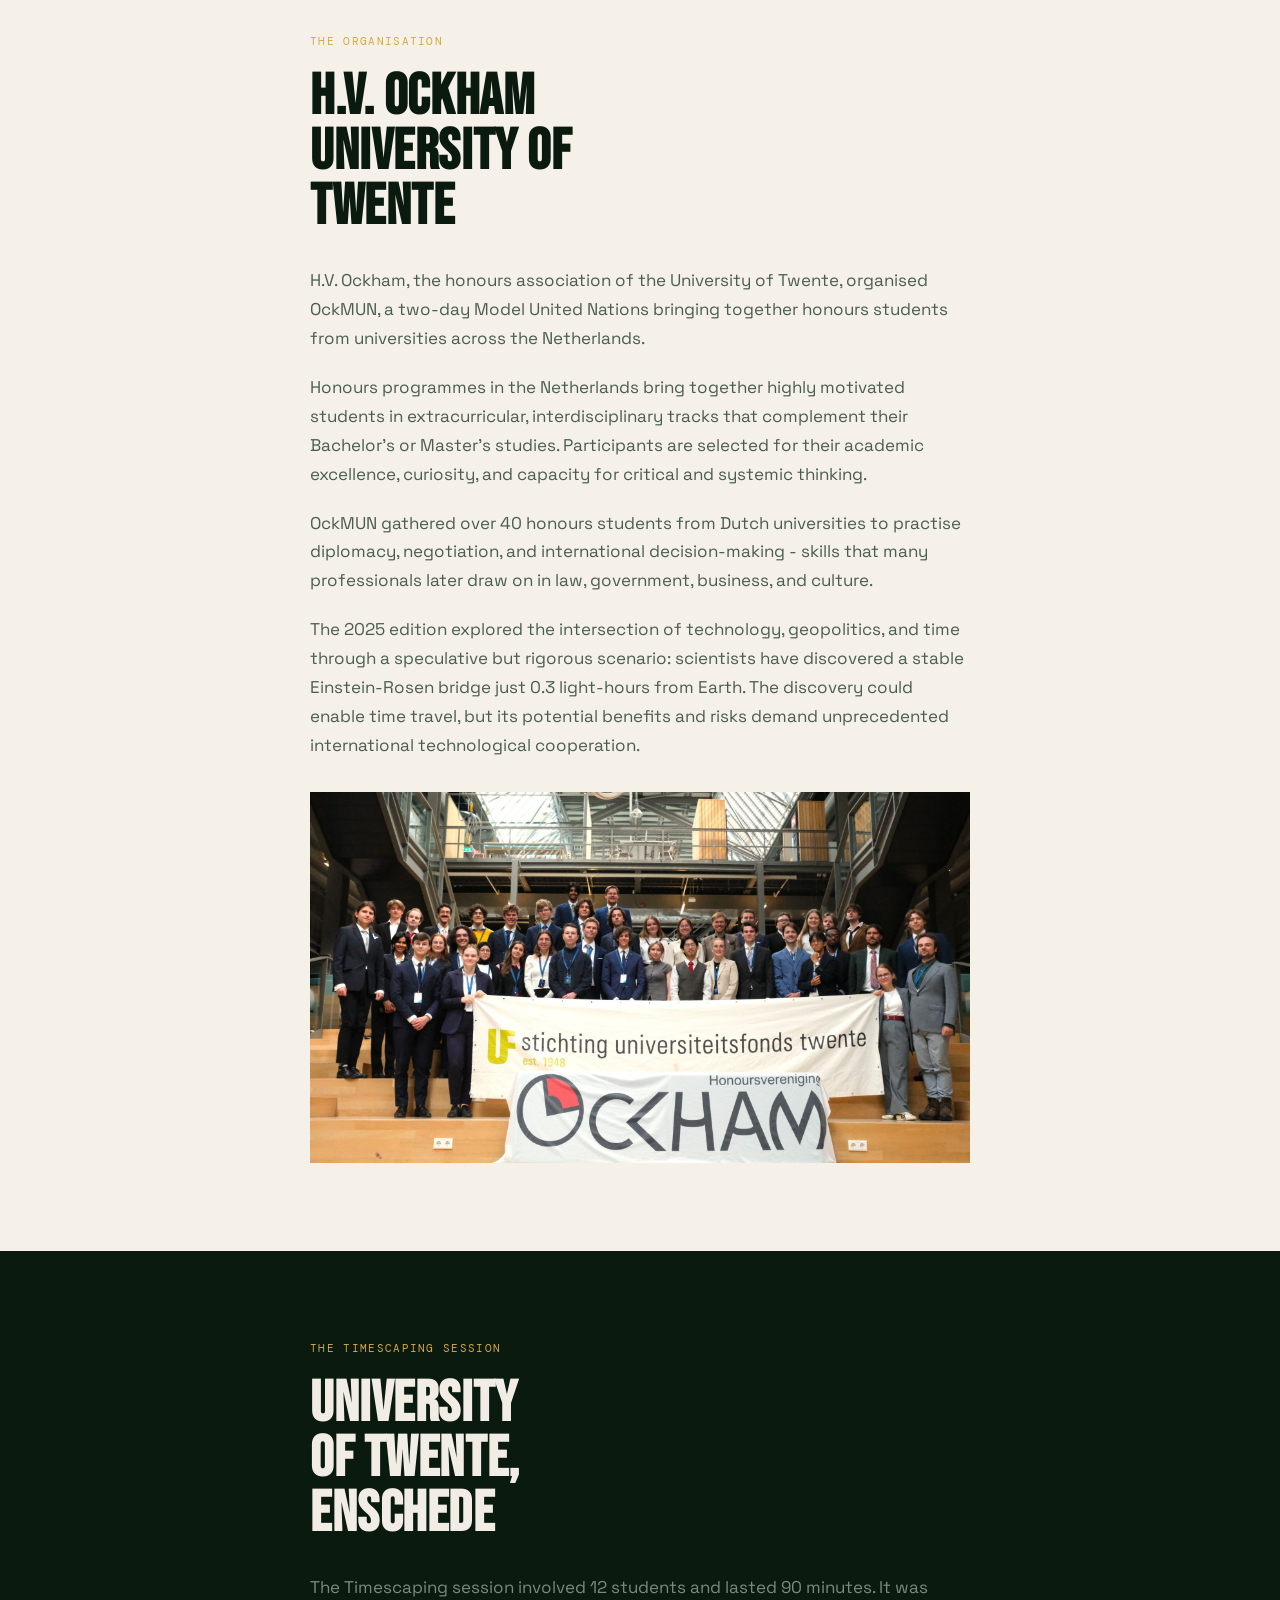
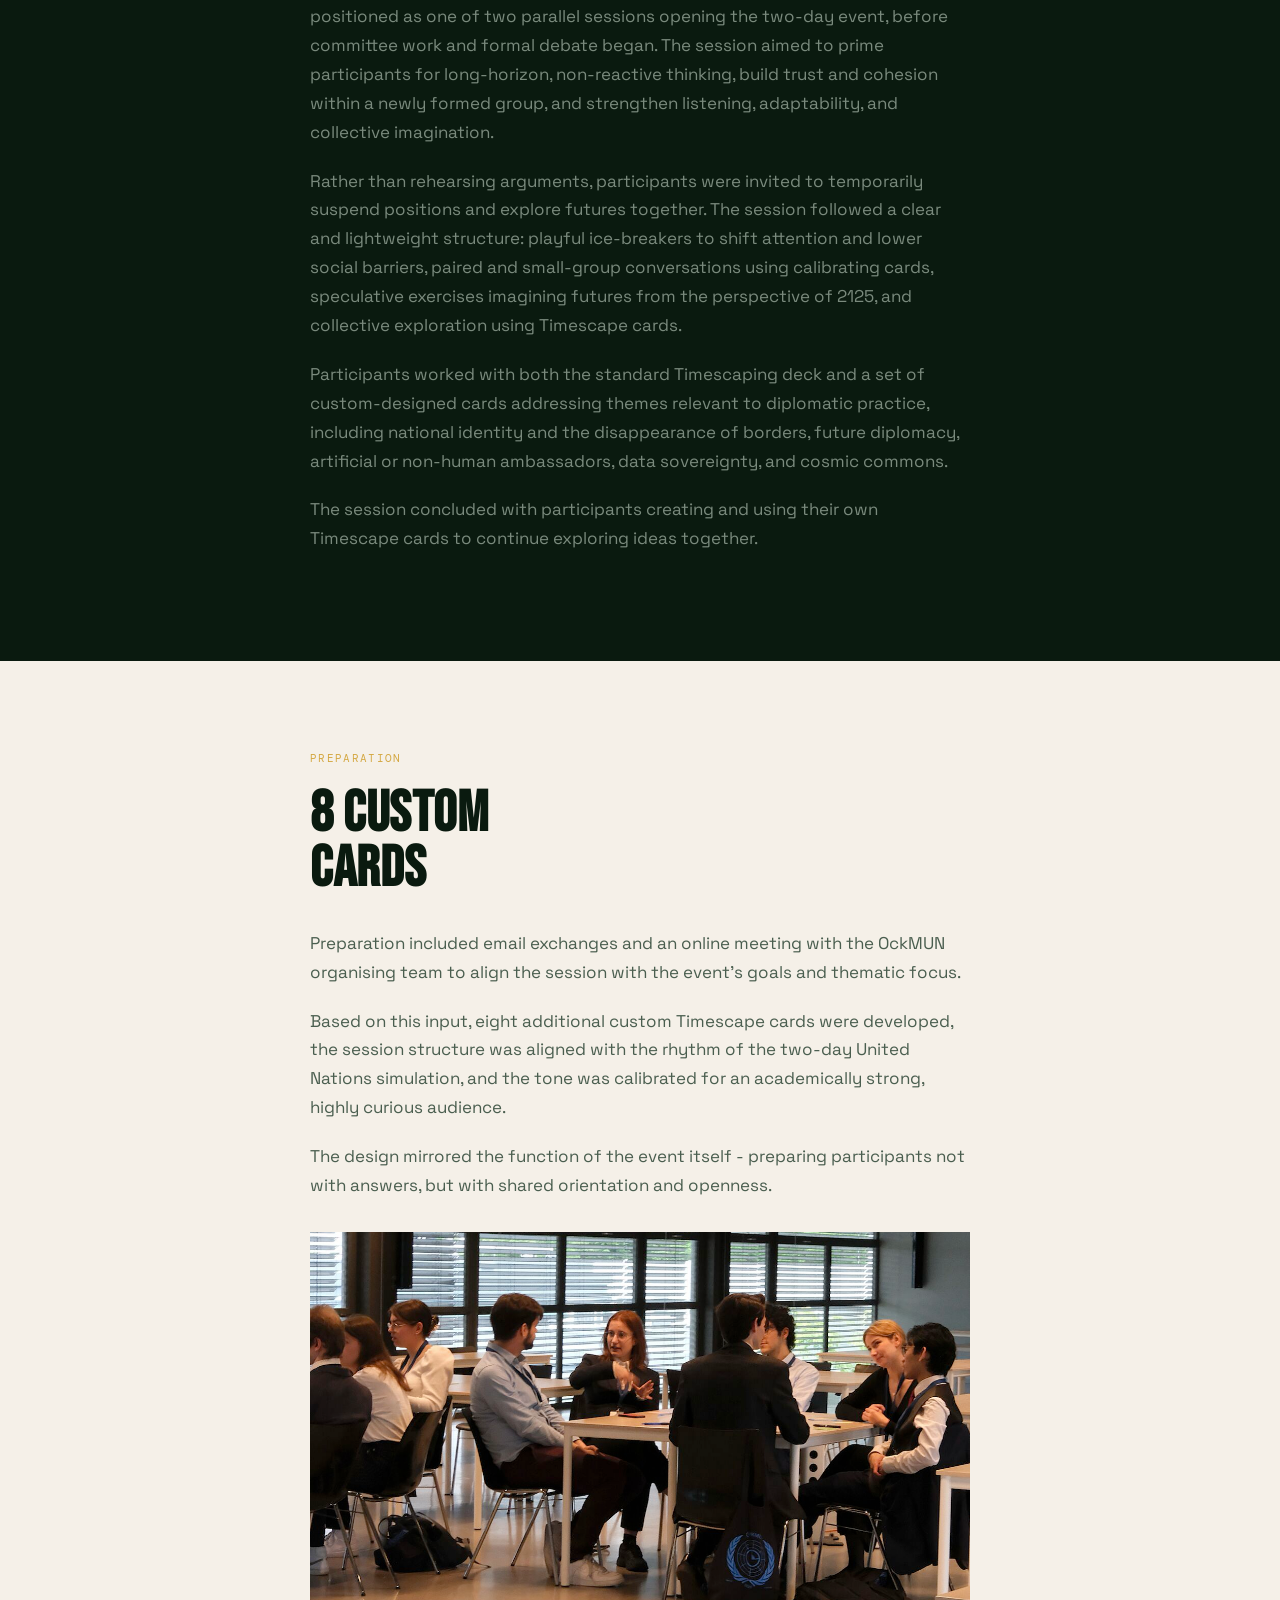
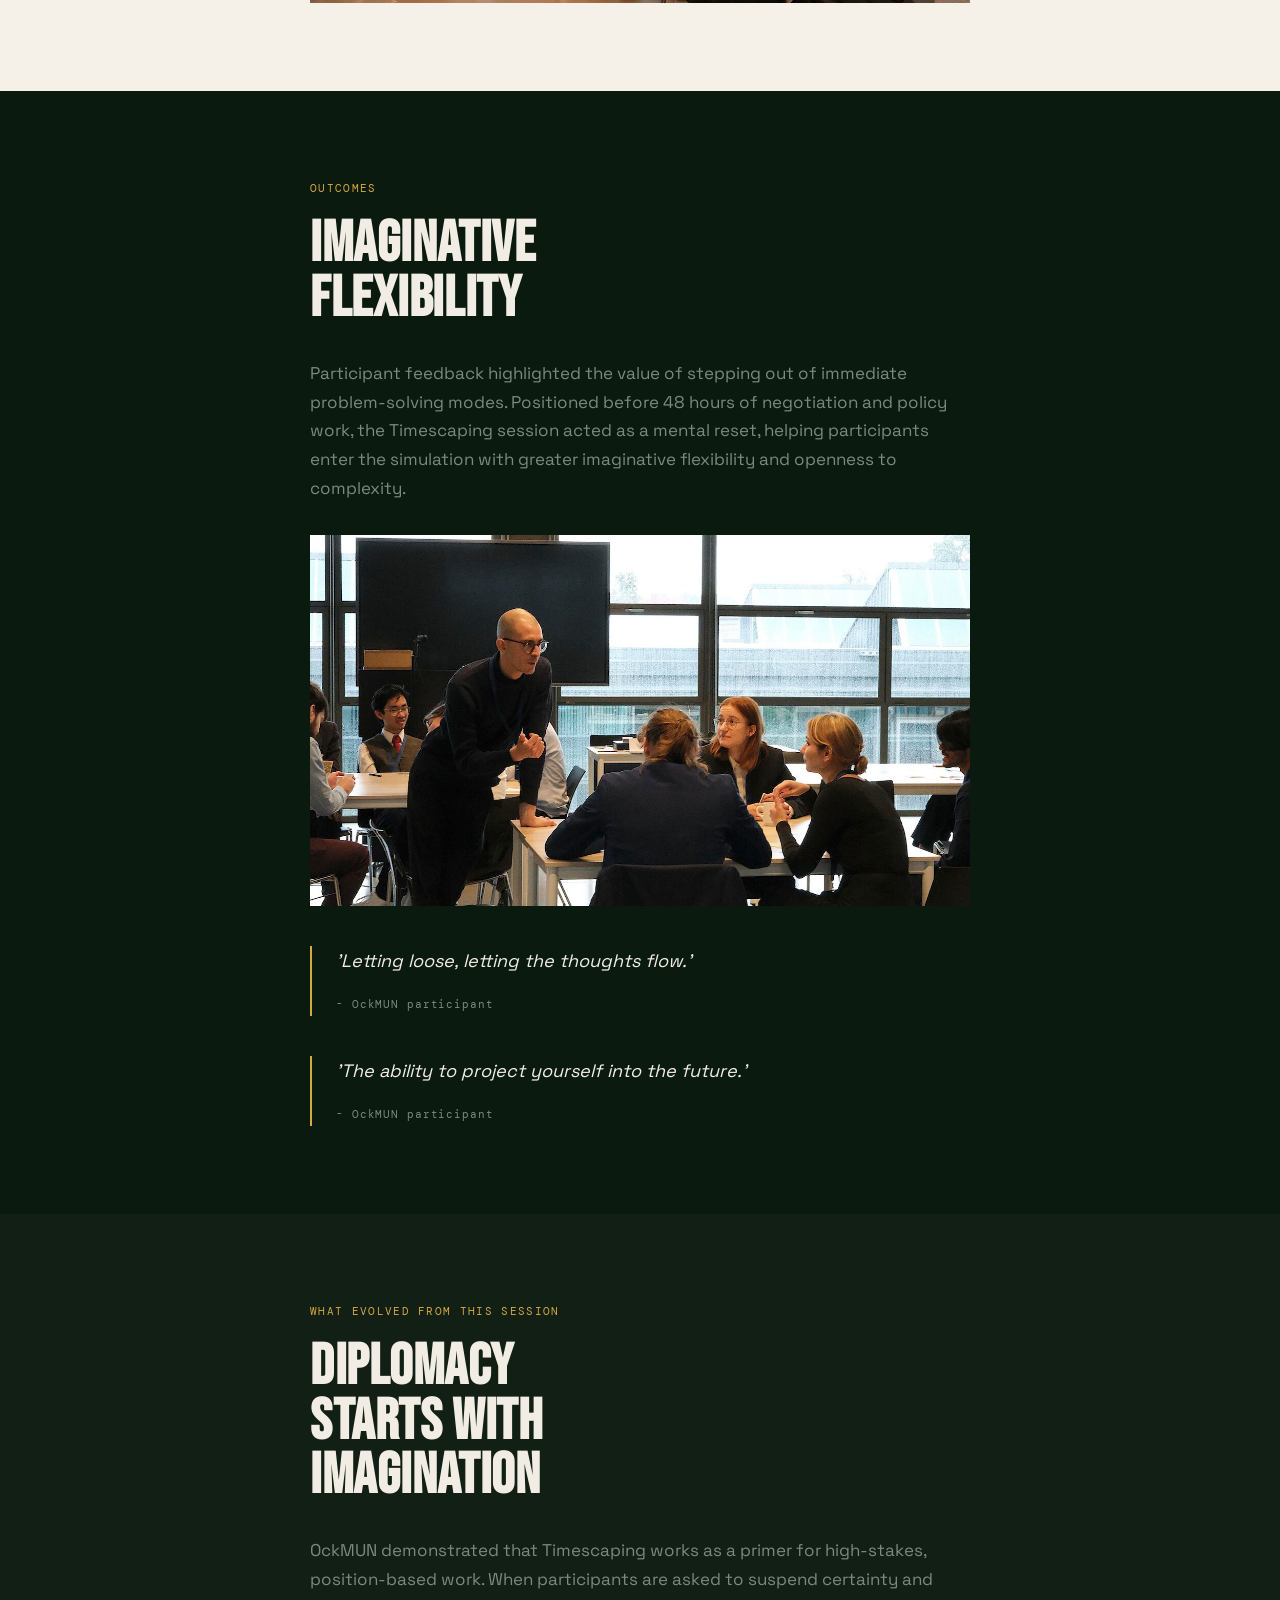
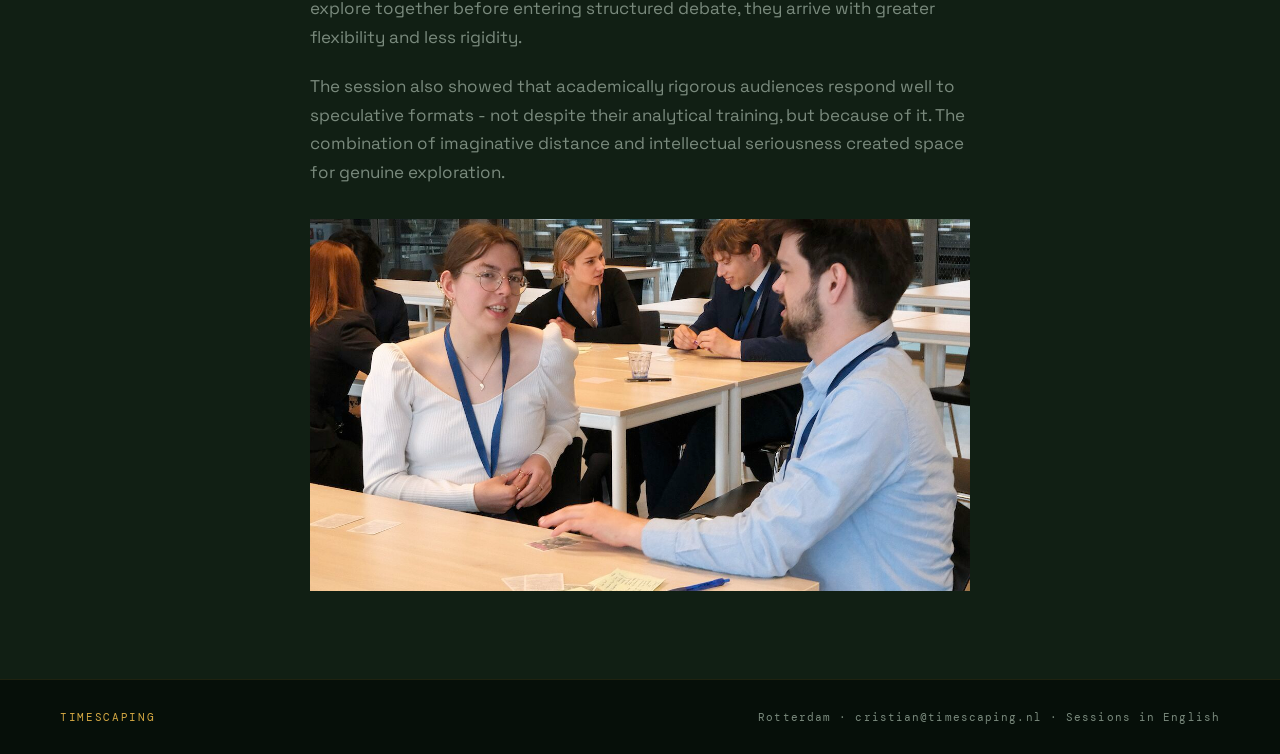
<file: case-study/ockmun.html>
<!DOCTYPE html>
<html lang="en">
<head>
  <meta charset="UTF-8" />
  <meta name="viewport" content="width=device-width, initial-scale=1.0" />
  <title>OckMUN | Timescaping</title>
  <link rel="preconnect" href="https://fonts.googleapis.com" />
  <link rel="preconnect" href="https://fonts.gstatic.com" crossorigin />
  <link href="https://fonts.googleapis.com/css2?family=Bebas+Neue&family=Space+Grotesk:wght@300;400;500&family=DM+Mono:wght@300;400;500&display=swap" rel="stylesheet" />
  <link rel="stylesheet" href="../style.css" />
  <link rel="stylesheet" href="../print.css" media="print" />
  <link rel="icon" type="image/png" sizes="32x32" href="/favicon-32x32.png">
  <link rel="icon" type="image/png" sizes="16x16" href="/favicon-16x16.png">
  <link rel="apple-touch-icon" sizes="180x180" href="/apple-touch-icon.png">
  <!-- Google tag (gtag.js) -->
  <script async src="https://www.googletagmanager.com/gtag/js?id=G-YN8PKWBQWD"></script>
  <script>
    window.dataLayer = window.dataLayer || [];
    function gtag(){dataLayer.push(arguments);}
    gtag('js', new Date());
    gtag('config', 'G-YN8PKWBQWD');
  </script>
  <!-- Microsoft Clarity -->
  <script type="text/javascript">
    (function(c,l,a,r,i,t,y){
        c[a]=c[a]||function(){(c[a].q=c[a].q||[]).push(arguments)};
        t=l.createElement(r);t.async=1;t.src="https://www.clarity.ms/tag/"+i;
        y=l.getElementsByTagName(r)[0];y.parentNode.insertBefore(t,y);
    })(window, document, "clarity", "script", "wphk1188sh");
  </script>
</head>
<body>

  <!-- NAV -->
  <nav class="nav">
    <span class="nav-logo">TIMESCAPING</span>
    <div class="nav-links">
      <a href="../organisations.html" class="nav-link">For organisations</a>
      <a href="../index.html" class="nav-link">The bigger picture</a>
    </div>
  </nav>

  <!-- HERO -->
  <section class="cs-hero">
    <div class="cs-inner">
      <a href="../organisations.html" class="cs-back">← Back to organisations</a>
      <span class="cs-hero-label">Case Study · OckMUN · University of Twente · June 2025</span>
      <h1 class="cs-hero-headline">
        SETTING THE TONE<br>
        FOR TWO DAYS<br>
        OF DIPLOMATIC<br>
        <span class="gold">SIMULATION</span>
      </h1>
      <p class="cs-hero-intro">At OckMUN, a two-day Model United Nations hosted by the University of Twente, a Timescaping session invited honours students to think long-term, collaboratively, and beyond immediate positions.</p>
    </div>
  </section>

  <!-- HERO IMAGE -->
  <div class="s2-img ratio-16-9">
    <img src="../images/ockmun-hero.jpg" alt="OckMUN Timescaping session" />
  </div>

  <!-- THE ORGANISATION -->
  <section class="cs-light">
    <div class="cs-inner reveal">
      <span class="cs-section-label">The organisation</span>
      <h2 class="cs-section-headline">H.V. OCKHAM<br>UNIVERSITY OF<br>TWENTE</h2>
      <div class="cs-body">
        <p>H.V. Ockham, the honours association of the University of Twente, organised OckMUN, a two-day Model United Nations bringing together honours students from universities across the Netherlands.</p>
        <p>Honours programmes in the Netherlands bring together highly motivated students in extracurricular, interdisciplinary tracks that complement their Bachelor's or Master's studies. Participants are selected for their academic excellence, curiosity, and capacity for critical and systemic thinking.</p>
        <p>OckMUN gathered over 40 honours students from Dutch universities to practise diplomacy, negotiation, and international decision-making - skills that many professionals later draw on in law, government, business, and culture.</p>
        <p>The 2025 edition explored the intersection of technology, geopolitics, and time through a speculative but rigorous scenario: scientists have discovered a stable Einstein-Rosen bridge just 0.3 light-hours from Earth. The discovery could enable time travel, but its potential benefits and risks demand unprecedented international technological cooperation.</p>
      </div>
      <div class="s2-img ratio-16-9" style="margin-top: 32px;">
        <img src="../images/ockmun-organisation.jpg" alt="OckMUN organisation" />
      </div>
    </div>
  </section>

  <!-- THE SESSION -->
  <section class="cs-dark">
    <div class="cs-inner reveal">
      <span class="cs-section-label">The Timescaping session</span>
      <h2 class="cs-section-headline">UNIVERSITY<br>OF TWENTE,<br>ENSCHEDE</h2>
      <div class="cs-body">
        <p>The Timescaping session involved 12 students and lasted 90 minutes. It was positioned as one of two parallel sessions opening the two-day event, before committee work and formal debate began. The session aimed to prime participants for long-horizon, non-reactive thinking, build trust and cohesion within a newly formed group, and strengthen listening, adaptability, and collective imagination.</p>
        <p>Rather than rehearsing arguments, participants were invited to temporarily suspend positions and explore futures together. The session followed a clear and lightweight structure: playful ice-breakers to shift attention and lower social barriers, paired and small-group conversations using calibrating cards, speculative exercises imagining futures from the perspective of 2125, and collective exploration using Timescape cards.</p>
        <p>Participants worked with both the standard Timescaping deck and a set of custom-designed cards addressing themes relevant to diplomatic practice, including national identity and the disappearance of borders, future diplomacy, artificial or non-human ambassadors, data sovereignty, and cosmic commons.</p>
        <p>The session concluded with participants creating and using their own Timescape cards to continue exploring ideas together.</p>
      </div>
    </div>
  </section>

  <!-- PREPARATION -->
  <section class="cs-light">
    <div class="cs-inner reveal">
      <span class="cs-section-label">Preparation</span>
      <h2 class="cs-section-headline">8 CUSTOM<br>CARDS</h2>
      <div class="cs-body">
        <p>Preparation included email exchanges and an online meeting with the OckMUN organising team to align the session with the event's goals and thematic focus.</p>
        <p>Based on this input, eight additional custom Timescape cards were developed, the session structure was aligned with the rhythm of the two-day United Nations simulation, and the tone was calibrated for an academically strong, highly curious audience.</p>
        <p>The design mirrored the function of the event itself - preparing participants not with answers, but with shared orientation and openness.</p>
      </div>
      <div class="s2-img ratio-16-9" style="margin-top: 32px;">
        <img src="../images/ockmun-preparation.jpg" alt="OckMUN preparation" />
      </div>
    </div>
  </section>

  <!-- OUTCOMES -->
  <section class="cs-dark">
    <div class="cs-inner reveal">
      <span class="cs-section-label">Outcomes</span>
      <h2 class="cs-section-headline">IMAGINATIVE<br>FLEXIBILITY</h2>
      <div class="cs-body">
        <p>Participant feedback highlighted the value of stepping out of immediate problem-solving modes. Positioned before 48 hours of negotiation and policy work, the Timescaping session acted as a mental reset, helping participants enter the simulation with greater imaginative flexibility and openness to complexity.</p>
      </div>
      <div class="s2-img ratio-16-9" style="margin-top: 32px;">
        <img src="../images/ockmun-outcomes.jpg" alt="OckMUN outcomes" />
      </div>
      <blockquote class="cs-quote">
        <p>'Letting loose, letting the thoughts flow.'</p>
        <cite>- OckMUN participant</cite>
      </blockquote>
      <blockquote class="cs-quote">
        <p>'The ability to project yourself into the future.'</p>
        <cite>- OckMUN participant</cite>
      </blockquote>
    </div>
  </section>

  <!-- WHAT EVOLVED -->
  <section class="cs-dark-alt">
    <div class="cs-inner reveal">
      <span class="cs-section-label">What evolved from this session</span>
      <h2 class="cs-section-headline">DIPLOMACY<br>STARTS WITH<br>IMAGINATION</h2>
      <div class="cs-body">
        <p>OckMUN demonstrated that Timescaping works as a primer for high-stakes, position-based work. When participants are asked to suspend certainty and explore together before entering structured debate, they arrive with greater flexibility and less rigidity.</p>
        <p>The session also showed that academically rigorous audiences respond well to speculative formats - not despite their analytical training, but because of it. The combination of imaginative distance and intellectual seriousness created space for genuine exploration.</p>
      </div>
      <div class="s2-img ratio-16-9" style="margin-top: 32px;">
        <img src="../images/ockmun-evolved.jpg" alt="OckMUN what evolved" />
      </div>
    </div>
  </section>

  <!-- FOOTER -->
  <footer class="footer">
    <span class="footer-left">TIMESCAPING</span>
    <span class="footer-right">Rotterdam · cristian@timescaping.nl · Sessions in English</span>
  </footer>

  <script src="../script.js"></script>
</body>
</html>
</file>
<file: style.css>
/* ===== RESET & BASE ===== */
*, *::before, *::after { box-sizing: border-box; margin: 0; padding: 0; }

:root {
  --bg: #0a1a0f;
  --bg2: #111f14;
  --green: #1c3a22;
  --gold: #d4a843;
  --gold-dim: #8a6c2a;
  --white: #f2ede4;
  --muted: #7a8a7d;
  --light: #f5f0e8;
  --light-alt: #ede8df;
  --light-card: #ddd8cf;
  --text-dark: #0a1a0f;
  --muted-light: #4a5e4f;
  --mid-green: #1c3a22;
  --mid-green-card: #254d2e;
  --muted-green: #a0b89a;
  --font-display: 'Bebas Neue', sans-serif;
  --font-body: 'Space Grotesk', sans-serif;
  --font-mono: 'DM Mono', monospace;
}

html { scroll-behavior: smooth; }

body {
  background: var(--bg);
  color: var(--white);
  font-family: var(--font-body);
  font-size: 17px;
  line-height: 1.65;
  overflow-x: hidden;
}

img { display: block; width: 100%; height: 100%; object-fit: cover; }

a { text-decoration: none; }

/* ===== ACCESSIBILITY ===== */
.sr-only {
  position: absolute;
  width: 1px; height: 1px;
  padding: 0; margin: -1px;
  overflow: hidden;
  clip: rect(0,0,0,0);
  white-space: nowrap;
  border: 0;
}

/* ===== UTILITIES ===== */
.gold { color: var(--gold); }
.muted { color: var(--muted); }

.label {
  font-family: var(--font-mono);
  font-size: 11px;
  letter-spacing: 0.12em;
  text-transform: uppercase;
  color: var(--gold);
  display: block;
  margin-bottom: 24px;
}

.section {
  padding: 120px 0;
}

.section-inner {
  max-width: 1200px;
  margin: 0 auto;
  padding: 0 60px;
}

.dark-bg {
  background: var(--light-alt);
}

.section-headline {
  font-family: var(--font-display);
  font-size: clamp(48px, 6vw, 88px);
  line-height: 0.95;
  letter-spacing: 0.01em;
  color: var(--white);
  margin-bottom: 48px;
}

/* Light section headline override — s2 and s4 are dark, keep white */
.s1 .section-headline,
.s3 .section-headline,
.s5 .section-headline,
.s6 .section-headline {
  color: var(--text-dark);
}


/* ===== BUTTONS ===== */
.btn-primary {
  display: inline-block;
  background: var(--gold);
  color: #0a1a0f;
  font-family: var(--font-mono);
  font-size: 13px;
  letter-spacing: 0.06em;
  padding: 14px 28px;
  transition: background 0.2s;
}
.btn-primary:hover { background: #e8bc5a; }

.btn-ghost {
  font-family: var(--font-mono);
  font-size: 13px;
  letter-spacing: 0.06em;
  color: var(--muted);
  border: 1px solid var(--muted);
  padding: 13px 28px;
  transition: color 0.2s, border-color 0.2s;
}
.btn-ghost:hover { color: var(--white); border-color: var(--white); }

/* Hero secondary button — gold ghost */
.hero .btn-ghost {
  color: #d4a843;
  border: 2px solid #d4a843;
  background: transparent;
}
.hero .btn-ghost:hover { color: var(--bg); background: #d4a843; border-color: #d4a843; }

.btn-ghost-gold {
  display: inline-block;
  font-family: var(--font-mono);
  font-size: 13px;
  letter-spacing: 0.06em;
  color: var(--gold);
  border: 1px solid var(--gold);
  padding: 13px 28px;
  background: transparent;
  margin-top: 16px;
  transition: background 0.2s, color 0.2s;
}
.btn-ghost-gold:hover { background: var(--gold); color: var(--bg); }

.btn-ghost-block {
  display: block;
  font-family: var(--font-mono);
  font-size: 13px;
  letter-spacing: 0.06em;
  color: var(--muted);
  margin-top: 20px;
  transition: color 0.2s;
}
.btn-ghost-block:hover { color: var(--white); }

/* ===== NAV ===== */
.nav {
  position: fixed;
  top: 0;
  left: 0;
  right: 0;
  z-index: 100;
  display: flex;
  justify-content: space-between;
  align-items: center;
  padding: 20px 60px;
  background: #0d2411;
  backdrop-filter: blur(4px);
  border-bottom: 1px solid rgba(212, 168, 67, 0.30);
}

.nav-logo {
  font-family: var(--font-mono);
  font-size: 12px;
  letter-spacing: 0.2em;
  color: var(--gold);
}

.nav-links {
  display: flex;
  align-items: center;
  gap: 32px;
}

.nav-link {
  font-family: var(--font-mono);
  font-size: 11px;
  letter-spacing: 0.12em;
  text-transform: uppercase;
  color: #7a8a7d;
  text-decoration: none;
  transition: color 0.2s;
}
.nav-link:hover { color: var(--gold); }

.nav-cta {
  font-family: var(--font-mono);
  font-size: 12px;
  letter-spacing: 0.06em;
  background: transparent;
  color: var(--gold);
  border: 2px solid var(--gold);
  padding: 10px 20px;
  transition: background 0.2s, color 0.2s;
}
.nav-cta:hover { background: var(--gold); color: var(--bg); }

/* ===== HERO ===== */
.hero {
  display: grid;
  grid-template-columns: 1fr 1fr;
  min-height: 100vh;
  position: relative;
  overflow: hidden;
  padding-top: 64px;
}

/* Text-only hero variant (index page) */
.hero-text-only {
  grid-template-columns: 1fr;
  background: #0a1a0f;
  align-items: center;
}
.hero-text-only .hero-ghost {
  position: absolute;
  right: -2%;
  left: auto;
  top: 50%;
  transform: translateY(-50%);
  font-family: var(--font-display);
  font-size: clamp(200px, 28vw, 420px);
  color: var(--light);
  opacity: 0.07;
  pointer-events: none;
  z-index: 0;
  line-height: 1;
  user-select: none;
}
.hero-text-only .hero-left {
  padding: 160px 80px 120px;
  max-width: 1400px;
  position: relative;
  z-index: 1;
}
.hero-text-only .hero-headline {
  font-size: clamp(4rem, 10vw, 9rem);
  margin-bottom: 40px;
}

.hero-ghost {
  position: absolute;
  left: -2%;
  top: 50%;
  transform: translateY(-50%);
  font-family: var(--font-display);
  font-size: clamp(200px, 28vw, 400px);
  color: var(--green);
  opacity: 0.35;
  pointer-events: none;
  z-index: 1;
  line-height: 1;
  user-select: none;
}

.hero-left {
  background: var(--bg);
  display: flex;
  flex-direction: column;
  justify-content: flex-start;
  padding: 140px 60px 80px 60px;
  position: relative;
  z-index: 2;
}

.hero-headline {
  font-family: var(--font-display);
  font-size: clamp(64px, 9vw, 130px);
  line-height: 0.93;
  letter-spacing: 0.01em;
  color: var(--white);
  margin-bottom: 28px;
}


.hero-sub {
  font-family: var(--font-display);
  font-size: clamp(52px, 6.5vw, 90px);
  color: #f2ede4 !important;
  line-height: 1.0;
  margin-bottom: 32px;
  letter-spacing: 0.02em;
}

.hero-body {
  font-size: 16px;
  color: var(--white);
  max-width: 480px;
  border-left: 2px solid var(--gold);
  padding-left: 20px;
  margin-bottom: 40px;
  line-height: 1.7;
}

.hero-ctas {
  display: flex;
  gap: 16px;
  flex-wrap: wrap;
  align-items: center;
}

.hero-right {
  position: relative;
  overflow: hidden;
}

.hero-right img {
  position: absolute;
  inset: 0;
  width: 100%;
  height: 100%;
  object-fit: cover;
  object-position: center;
}

.hero-overlay {
  position: absolute;
  inset: 0;
  background: linear-gradient(to right, var(--bg) 0%, rgba(10,26,15,0.5) 40%, transparent 100%);
  z-index: 1;
  pointer-events: none;
}

/* ===== HERO ANIMATIONS ===== */
@keyframes fadeUp {
  from { opacity: 0; transform: translateY(30px); }
  to   { opacity: 1; transform: translateY(0); }
}

.fade-up {
  opacity: 0;
  animation: fadeUp 0.8s ease forwards;
}
.delay-1 { animation-delay: 0.2s; }
.delay-2 { animation-delay: 0.4s; }
.delay-3 { animation-delay: 0.6s; }

/* ===== TICKER ===== */
.ticker {
  background: #060f09;
  border-top: 1px solid rgba(212,168,67,0.15);
  border-bottom: 1px solid rgba(212,168,67,0.15);
  padding: 18px 0;
  overflow: hidden;
  white-space: nowrap;
}

@keyframes ticker-scroll {
  from { transform: translateX(0); }
  to   { transform: translateX(-50%); }
}

.ticker-track {
  display: inline-block;
  animation: ticker-scroll 30s linear infinite;
  font-family: var(--font-mono);
  font-size: 12px;
  letter-spacing: 0.1em;
  color: var(--muted);
  text-transform: uppercase;
}

.ticker-track span { padding: 0 20px; }
.ticker-track .dot { color: var(--gold); padding: 0 4px; }

/* ===== SECTION 1 SCROLL ANIMATION ===== */
.anim-line {
  display: block;
  opacity: 0;
  transform: translateY(16px);
  transition: opacity 0.4s ease, transform 0.4s ease;
}

.anim-para {
  opacity: 0;
  transform: translateY(12px);
  transition: opacity 0.5s ease, transform 0.5s ease;
}

.anim-line.is-visible {
  opacity: 1;
  transform: translateY(0);
}

.anim-para.is-visible {
  opacity: 1;
  transform: translateY(0);
}

/* ===== SECTION 1 ===== */
.s1 { background: var(--light); padding: 72px 0; }

.s1 .section-inner {
  max-width: 820px;
}

.s1 .section-headline {
  font-size: clamp(48px, 5.5vw, 72px);
}

.s1-body {
  max-width: 100%;
}

.s1-body p {
  color: var(--muted-light);
  margin-bottom: 20px;
}

.s1-closing {
  color: var(--text-dark) !important;
  font-style: italic;
  font-size: 1.2rem;
  margin-top: 2.5rem !important;
}

/* ===== SECTION 2 ===== */
.s2 { background: var(--bg); }

.s2-grid {
  display: grid;
  grid-template-columns: 1fr 1fr;
  gap: 80px;
  align-items: start;
}

.s2-left p {
  color: var(--muted);
  margin-bottom: 20px;
  max-width: 480px;
}

.s2-right {
  display: flex;
  flex-direction: column;
  gap: 2px;
}

.s2-img {
  width: 100%;
  overflow: hidden;
}

.ratio-4-3 { aspect-ratio: 4/3; }
.ratio-16-9 { aspect-ratio: 16/9; }
.ratio-3-4 { aspect-ratio: 3/4; }


/* ===== SECTION 3 ===== */
.s3 { background: var(--light); padding: 72px 0; }

.s3-grid {
  display: grid;
  grid-template-columns: 1fr 1fr;
  gap: 3rem;
  align-items: start;
}

.s3-right {
  position: sticky;
  top: 64px;
  height: calc(100vh - 64px);
  overflow: hidden;
}

.s3-right img {
  width: 100%;
  height: 100%;
  object-fit: cover;
  border-radius: 0;
  display: block;
}

.s3-headline {
  font-size: clamp(40px, 5vw, 72px);
}

.s3-sub {
  color: var(--muted-light);
  max-width: 520px;
  margin-bottom: 56px;
  font-size: 16px;
}

.cards-grid {
  display: grid;
  grid-template-columns: 1fr 1fr;
  gap: 2px;
  margin-bottom: 56px;
}

.card {
  background: var(--light-card);
  padding: 1.5rem;
}

.cards-grid .card {
  border-left: 4px solid #d4a843 !important;
  padding: 16px;
}

.card p {
  color: var(--text-dark);
  font-size: 1rem;
  line-height: 1.6;
}

.s3-closing {
  font-style: italic;
  color: var(--text-dark);
  max-width: 540px;
  font-size: 16px;
}

/* ===== SECTION 4 ===== */
.s4 { background: var(--mid-green); }

.steps-grid {
  display: grid;
  grid-template-columns: repeat(3, 1fr);
  gap: 2px;
  margin-bottom: 64px;
}

.step-card {
  background: var(--mid-green-card);
  border-top: 2px solid var(--gold);
  padding: 36px 28px;
}

.step-card-img {
  margin: -36px -28px 24px -28px;
  aspect-ratio: 16 / 9;
  overflow: hidden;
}

.step-card-img img {
  width: 100%;
  height: 100%;
  object-fit: cover;
  display: block;
}

.step-num {
  font-family: var(--font-mono);
  font-size: 11px;
  letter-spacing: 0.15em;
  color: var(--gold);
  display: block;
  margin-bottom: 12px;
}

.step-card h3 {
  font-family: var(--font-display);
  font-size: 32px;
  line-height: 1;
  letter-spacing: 0.02em;
  color: var(--white);
  margin-bottom: 16px;
}

.step-card p {
  color: var(--muted-green);
  font-size: 15px;
  line-height: 1.6;
}

.testimonials {
  display: grid;
  grid-template-columns: 1fr 1fr;
  gap: 40px;
}

blockquote p {
  color: var(--white);
  font-size: 16px;
  line-height: 1.65;
  font-style: italic;
  margin-bottom: 12px;
}

blockquote cite {
  font-family: var(--font-mono);
  font-size: 11px;
  letter-spacing: 0.08em;
  color: var(--muted-green);
  font-style: normal;
}

/* ===== SECTION 5 ===== */
.s5 { background: var(--light); }

.s5-grid {
  display: grid;
  grid-template-columns: 1fr 1.4fr;
  gap: 80px;
  align-items: start;
}

.s5-img {
  width: 100%;
  overflow: hidden;
}

.s5-right p {
  color: var(--muted-light);
  margin-bottom: 20px;
  max-width: 500px;
}

.trusted {
  margin-top: 40px;
  padding-top: 32px;
  border-top: 1px solid var(--light-card);
}

.trusted .label {
  margin-bottom: 12px;
}

.trusted-list {
  display: flex;
  flex-wrap: wrap;
  gap: 8px 24px;
  font-family: var(--font-mono);
  font-size: 11px;
  letter-spacing: 0.1em;
  color: var(--muted-light);
  text-transform: uppercase;
}

/* ===== SECTION 6 ===== */
.s6 { padding: 72px 0; }

.who-grid {
  display: grid;
  grid-template-columns: 1fr 1fr;
  gap: 0;
}

.who-item {
  display: flex;
  gap: 16px;
  align-items: baseline;
  padding: 1.2rem 0;
  border-bottom: 1px solid #c8c3ba;
  font-size: 16px;
  color: var(--text-dark);
}

.who-item:nth-child(odd) { padding-right: 40px; }
.who-item:nth-child(even) { padding-left: 40px; border-left: 1px solid #c8c3ba; }

.arrow {
  font-family: var(--font-mono);
  font-size: 14px;
  flex-shrink: 0;
}

/* ===== CTA SECTION ===== */
.s-cta {
  position: relative;
  overflow: hidden;
  text-align: center;
}

.cta-ghost {
  position: absolute;
  left: 50%;
  top: 50%;
  transform: translate(-50%, -50%);
  font-family: var(--font-display);
  font-size: clamp(180px, 25vw, 360px);
  color: var(--green);
  opacity: 0.35;
  pointer-events: none;
  z-index: 0;
  line-height: 1;
  user-select: none;
}

.cta-inner {
  position: relative;
  z-index: 1;
}

.cta-headline {
  font-family: var(--font-display);
  font-size: clamp(52px, 7vw, 100px);
  line-height: 0.95;
  letter-spacing: 0.01em;
  color: var(--white);
  margin-bottom: 48px;
}

/* ===== FOOTER ===== */
.newsletter-signup {
  border-top: 1px solid rgba(212,168,67,0.25);
  padding-top: 32px;
}

.newsletter-label {
  font-family: var(--font-mono);
  font-size: 13px;
  letter-spacing: 0.04em;
  color: var(--muted);
  margin-bottom: 16px;
  max-width: 480px;
}

.newsletter-bar {
  background: #060f09;
  border-top: 1px solid rgba(212,168,67,0.12);
  padding: 40px 60px;
}

.newsletter-bar-inner {
  max-width: 1200px;
  margin: 0 auto;
  display: flex;
  align-items: center;
  gap: 32px;
  flex-wrap: wrap;
}

.newsletter-bar .newsletter-label {
  margin-bottom: 0;
  flex: 1;
  min-width: 200px;
}

.footer {
  background: #060f09;
  border-top: 1px solid rgba(212,168,67,0.12);
  padding: 28px 60px;
  display: flex;
  justify-content: space-between;
  align-items: center;
  flex-wrap: wrap;
  gap: 12px;
}

.footer-left {
  font-family: var(--font-mono);
  font-size: 11px;
  letter-spacing: 0.15em;
  color: var(--gold);
  text-transform: uppercase;
}

.footer-right {
  font-family: var(--font-mono);
  font-size: 11px;
  letter-spacing: 0.1em;
  color: var(--muted);
}

/* ===== SCROLL REVEAL ===== */
.reveal {
  opacity: 0;
  transform: translateY(24px);
  transition: opacity 0.7s ease, transform 0.7s ease;
}
.reveal.visible {
  opacity: 1;
  transform: translateY(0);
}

/* ===== RESPONSIVE ===== */
@media (max-width: 900px) {
  .section-inner { padding: 0 24px; }
  .section { padding: 80px 0; }
  .nav { padding: 16px 24px; }

  /* Hero stacks vertically */
  .hero {
    grid-template-columns: 1fr;
    grid-template-rows: auto 55vw;
    min-height: auto;
  }
  .hero-text-only {
    grid-template-rows: auto;
    min-height: 100vh;
  }
  .hero-text-only .hero-left { padding: 120px 24px 80px; }
  .hero-ghost { font-size: 40vw; top: 20%; }
  .hero-left { padding: 100px 24px 60px; }
  .hero-right { position: relative; }
  .hero-overlay {
    background: linear-gradient(to bottom, transparent 60%, var(--bg) 100%);
  }

  /* Section 2 */
  .s2-grid { grid-template-columns: 1fr; gap: 40px; }

  /* Section 3 */
  .s3-grid { grid-template-columns: 1fr; }
  .s3-right { position: relative; top: auto; height: 60vw; }
  .cards-grid { grid-template-columns: 1fr; }

  /* Section 4 steps */
  .steps-grid { grid-template-columns: 1fr; }
  .testimonials { grid-template-columns: 1fr; gap: 32px; }

  /* Section 5 */
  .s5-grid { grid-template-columns: 1fr; gap: 40px; }
  .s5-img { max-width: 400px; }

  /* Section 6 */
  .who-grid { grid-template-columns: 1fr; }
  .who-item:nth-child(even) { padding-left: 0; border-left: none; }
  .who-item:nth-child(odd) { padding-right: 0; }

  /* Nav */
  .nav-links { gap: 16px; }
  .nav-link { display: none; }

  /* Footer */
  .footer { flex-direction: column; align-items: flex-start; padding: 24px; }

  /* CTA ghost */
  .cta-ghost { font-size: 35vw; }
}

@media (max-width: 600px) {
  .section-headline { font-size: clamp(36px, 10vw, 64px); }
  .hero-headline { font-size: clamp(52px, 14vw, 100px); }
  .cta-headline { font-size: clamp(40px, 12vw, 80px); }
  .hero-ctas { flex-direction: column; align-items: flex-start; }
  .hero-ctas .btn-ghost { width: auto; }
}

/* ===== ORGANISATIONS PAGE ===== */

/* Hero headline override — longer lines need smaller font */
.org-hero-hl {
  font-size: clamp(2rem, 5vw, 4.5rem);
}

/* Section backgrounds */
.org-s1 { background: var(--light); padding: 72px 0; }
.org-s2 { background: var(--bg); }
.org-s3 { background: var(--light); padding: 72px 0; }
.org-s4 { background: var(--mid-green); }
.org-s5 { background: var(--light-alt); padding: 72px 0; }

/* Headlines on light sections need dark text */
.org-s1 .section-headline,
.org-s3 .section-headline,
.org-s5 .section-headline {
  color: var(--text-dark);
}

/* Body text */
.org-body {
  max-width: 580px;
}

.org-body p {
  color: var(--muted-light);
  margin-bottom: 20px;
}

.org-closing {
  color: var(--text-dark) !important;
  font-style: italic;
  font-size: 1.1rem;
  margin-top: 2rem !important;
}

/* Section 03 — testimonials on cream background */
.org-quote {
  border-left: 2px solid var(--gold);
  padding-left: 24px;
}

.org-quote p {
  color: var(--text-dark);
  font-size: 16px;
  line-height: 1.65;
  font-style: italic;
  margin-bottom: 12px;
}

.org-quote cite {
  font-family: var(--font-mono);
  font-size: 11px;
  letter-spacing: 0.08em;
  color: var(--muted-light);
  font-style: normal;
}

/* Large gold callout line in section 01 */
.org-callout {
  font-family: var(--font-display);
  font-size: clamp(28px, 3.5vw, 48px);
  color: var(--gold);
  line-height: 1.0;
  letter-spacing: 0.01em;
  margin-bottom: 20px !important;
}

/* Three-column testimonials */
.testimonials-3 { grid-template-columns: repeat(3, 1fr); }
@media (max-width: 900px) { .testimonials-3 { grid-template-columns: 1fr; } }

/* Compact step cards for How To Get Started */
.steps-grid-compact { margin-bottom: 0; }
.steps-grid-compact .step-card { padding: 16px; }
.steps-grid-compact .step-card h3 { font-size: 16px; margin-bottom: 6px; letter-spacing: 0.08em; }
.steps-grid-compact .step-num { font-size: 20px; margin-bottom: 4px; }
.steps-grid-compact .step-card p { font-size: 12px; line-height: 1.55; margin-bottom: 0; }

/* Themes line in section 02 */
.org-themes {
  font-family: var(--font-display);
  font-size: clamp(22px, 2.5vw, 36px);
  color: var(--gold);
  line-height: 1.1;
  letter-spacing: 0.02em;
  margin-bottom: 8px;
}

/* Theme chips */
.themes-label {
  display: block;
  font-family: var(--font-mono);
  font-size: 11px;
  letter-spacing: 0.1em;
  color: var(--gold);
  margin-bottom: 12px;
  margin-top: 28px;
}
.themes-chips {
  display: flex;
  flex-wrap: wrap;
  gap: 8px;
  margin-bottom: 16px;
}
.theme-chip {
  font-family: var(--font-mono);
  font-size: 11px;
  letter-spacing: 0.08em;
  color: var(--gold);
  border: 1px solid var(--gold);
  background: transparent;
  padding: 5px 12px;
  border-radius: 2px;
}

/* Section 05 action button */
.steps-cta {
  margin-top: 32px;
}

/* Section 06 body */
.org-who-body {
  color: var(--muted-light);
  max-width: 600px;
  margin-bottom: 2.5rem;
  font-size: 1rem;
  line-height: 1.65;
}

/* ===== CASE STUDY PAGES ===== */

.cs-hero {
  background: var(--bg);
  padding: 140px 0 88px;
}

.cs-inner {
  max-width: 780px;
  margin: 0 auto;
  padding: 0 60px;
}

.cs-back {
  display: inline-flex;
  align-items: center;
  gap: 8px;
  font-family: var(--font-mono);
  font-size: 11px;
  letter-spacing: 0.12em;
  text-transform: uppercase;
  color: var(--muted);
  margin-bottom: 40px;
  transition: color 0.2s;
}
.cs-back:hover { color: var(--gold); }

.cs-hero-label {
  font-family: var(--font-mono);
  font-size: 11px;
  letter-spacing: 0.12em;
  text-transform: uppercase;
  color: var(--gold);
  display: block;
  margin-bottom: 24px;
}

.cs-hero-headline {
  font-family: var(--font-display);
  font-size: clamp(52px, 7vw, 100px);
  line-height: 0.93;
  letter-spacing: 0.01em;
  color: var(--white);
  margin-bottom: 40px;
}

.cs-hero-intro {
  font-size: 17px;
  color: var(--white);
  line-height: 1.7;
  border-left: 2px solid var(--gold);
  padding-left: 24px;
  max-width: 580px;
}

.cs-dark  { background: var(--bg);    padding: 88px 0; }
.cs-dark-alt { background: var(--bg2); padding: 88px 0; }
.cs-light { background: var(--light); padding: 88px 0; }

.cs-section-label {
  font-family: var(--font-mono);
  font-size: 11px;
  letter-spacing: 0.12em;
  text-transform: uppercase;
  color: var(--gold);
  display: block;
  margin-bottom: 20px;
}

.cs-section-headline {
  font-family: var(--font-display);
  font-size: clamp(36px, 4.5vw, 60px);
  line-height: 0.95;
  letter-spacing: 0.01em;
  color: var(--white);
  margin-bottom: 32px;
}

.cs-light .cs-section-headline {
  color: var(--text-dark);
}

.cs-body p {
  margin-bottom: 20px;
  line-height: 1.7;
  font-size: 17px;
}

.cs-dark .cs-body p,
.cs-dark-alt .cs-body p {
  color: var(--muted);
}

.cs-light .cs-body p {
  color: var(--muted-light);
}

.cs-quote {
  border-left: 2px solid var(--gold);
  padding-left: 24px;
  margin: 40px 0 0;
}

.cs-quote p {
  color: var(--white) !important;
  font-style: italic;
  font-size: 18px !important;
  line-height: 1.65 !important;
  margin-bottom: 12px !important;
}

.cs-quote cite {
  font-family: var(--font-mono);
  font-size: 11px;
  letter-spacing: 0.08em;
  color: var(--muted);
  font-style: normal;
}

@media (max-width: 900px) {
  .cs-inner { padding: 0 24px; }
  .cs-hero { padding: 100px 0 60px; }
  .cs-dark, .cs-dark-alt, .cs-light { padding: 60px 0; }
}

/* ===== NAV LOGO AS LINK ===== */
a.nav-logo { text-decoration: none; }

/* Anchor targets clear the fixed nav */
section[id], [id="take-part"], [id="from-2126"] { scroll-margin-top: 72px; }

/* ===== DRAW A CARD ===== */
.s-card { background: var(--bg2); }
.s-card-grid {
  display: grid;
  grid-template-columns: 1fr auto;
  gap: 80px;
  align-items: center;
}
.s-card-intro { color: var(--muted); max-width: 440px; }
.s-card-right { display: flex; flex-direction: column; align-items: center; }

.tc-deck {
  display: grid;
  width: min(400px, 86vw);
  position: relative;
  perspective: 1400px;
}
/* two cards peeking out behind: the rest of the deck */
.tc-deck::before, .tc-deck::after {
  content: '';
  grid-area: 1 / 1;
  background: #e6dfd1;
  border-radius: 14px;
  box-shadow: 0 10px 30px rgba(0,0,0,0.35);
}
.tc-deck::before { transform: rotate(-4deg) translate(-8px, 6px); }
.tc-deck::after  { transform: rotate(2.5deg) translate(6px, 4px); background: #ece6da; }

.tc {
  grid-area: 1 / 1;
  position: relative;
  z-index: 1;
  container-type: inline-size;
  aspect-ratio: 5 / 7;
  background: var(--light);
  color: var(--text-dark);
  border-radius: 14px;
  padding: 7%;
  box-shadow: 0 18px 50px rgba(0,0,0,0.45);
  display: flex;
  flex-direction: column;
  visibility: hidden;
  opacity: 0;
}
.tc::before {
  content: '';
  position: absolute;
  inset: 3.2%;
  border: 1px solid rgba(212,168,67,0.7);
  border-radius: 9px;
  pointer-events: none;
}
.tc.is-active { visibility: visible; opacity: 1; }
.tc.is-in { animation: tc-in 0.32s ease-out; }
@keyframes tc-in {
  from { transform: rotateY(-90deg) scale(0.97); opacity: 0.4; }
  to   { transform: none; opacity: 1; }
}
.tc-top {
  display: flex;
  justify-content: space-between;
  font-family: var(--font-mono);
  font-size: max(9px, 2.6cqi);
  letter-spacing: 0.14em;
  text-transform: uppercase;
  color: var(--gold-dim);
  margin-bottom: 3cqi;
}
.tc-title {
  font-family: var(--font-display);
  font-size: 9.5cqi;
  line-height: 0.95;
  letter-spacing: 0.01em;
  margin-bottom: 4cqi;
}
.tc-label {
  display: block;
  font-family: var(--font-mono);
  font-size: max(8px, 2.3cqi);
  letter-spacing: 0.18em;
  text-transform: uppercase;
  color: var(--gold-dim);
  margin-bottom: 1cqi;
}
.tc-imagine, .tc-scene {
  font-size: max(10.5px, 3.25cqi);
  line-height: 1.45;
  color: #2b3a2f;
  margin-bottom: 2.4cqi;
}
.tc-scene { font-style: italic; }
.tc-explore-wrap { margin-top: auto; padding-top: 3cqi; border-top: 1px solid rgba(212,168,67,0.45); }
.tc-explore {
  font-size: max(12px, 3.9cqi);
  line-height: 1.3;
  font-weight: 500;
}
.tc-draw {
  margin-top: 36px;
  cursor: pointer;
  font-size: 14px;
  padding: 14px 36px;
}
.tc-note {
  font-family: var(--font-mono);
  font-size: 11px;
  letter-spacing: 0.06em;
  color: var(--muted);
  margin-top: 14px;
  text-align: center;
}

/* ===== FROM 2126 (home) ===== */
.s-from { background: var(--bg); }
.s-from-intro { color: var(--muted); max-width: 560px; margin-top: -24px; margin-bottom: 48px; }
.from-grid {
  display: grid;
  grid-template-columns: repeat(3, 1fr);
  gap: 24px;
}
.from-tile {
  display: flex;
  flex-direction: column;
  color: var(--white);
  border-top: 2px solid var(--gold);
  padding-top: 0;
}
.from-img {
  display: block;
  aspect-ratio: 4 / 5;
  overflow: hidden;
  background: #1a2a1e;
  margin-bottom: 20px;
}
.from-img img { transition: transform 0.4s ease; }
.from-tile:hover .from-img img { transform: scale(1.03); }
.from-kind {
  font-family: var(--font-mono);
  font-size: 11px;
  letter-spacing: 0.12em;
  text-transform: uppercase;
  color: var(--gold);
  margin-bottom: 8px;
}
.from-title {
  font-family: var(--font-display);
  font-size: 34px;
  line-height: 1;
  letter-spacing: 0.01em;
  margin-bottom: 10px;
}
.from-line { color: var(--muted); font-size: 15px; line-height: 1.55; margin-bottom: 14px; }
.from-more {
  margin-top: auto;
  font-family: var(--font-mono);
  font-size: 12px;
  letter-spacing: 0.06em;
  color: var(--gold);
}
.from-tile:hover .from-title { color: var(--gold); }

/* ===== TAKE PART ===== */
.door-grid {
  display: grid;
  grid-template-columns: repeat(3, 1fr);
  gap: 2px;
  margin-bottom: 48px;
}
.door {
  background: var(--light);
  border-top: 3px solid var(--gold);
  padding: 32px 28px;
  display: flex;
  flex-direction: column;
}
.door-title {
  font-family: var(--font-display);
  font-size: 32px;
  line-height: 1;
  letter-spacing: 0.01em;
  color: var(--text-dark);
  margin-bottom: 16px;
}
.door p { color: var(--muted-light); font-size: 15px; line-height: 1.6; margin-bottom: 12px; }
.door .door-note {
  font-family: var(--font-mono);
  font-size: 12px;
  letter-spacing: 0.06em;
  color: var(--gold-dim);
}
.btn-dark {
  display: inline-block;
  align-self: flex-start;
  margin-top: auto;
  font-family: var(--font-mono);
  font-size: 13px;
  letter-spacing: 0.06em;
  color: var(--text-dark);
  border: 1px solid var(--text-dark);
  padding: 13px 24px;
  transition: background 0.2s, color 0.2s;
}
.btn-dark:hover { background: var(--text-dark); color: var(--light); }
.door p:last-of-type { margin-bottom: 24px; }
#take-part .trusted { margin-top: 0; }

/* ===== CLOSING ===== */
.cta-statement {
  font-family: var(--font-display);
  font-size: clamp(26px, 3.2vw, 44px);
  line-height: 1;
  letter-spacing: 0.02em;
  color: var(--muted-green);
  max-width: 760px;
  margin: 0 auto 40px;
}
#contact .cta-headline { margin-bottom: 0; }

.footer-link { color: var(--muted); border-bottom: 1px solid rgba(122,138,125,0.4); }
.footer-link:hover { color: var(--gold); }

/* ===== FROM 2126 PAGE ===== */
.f-jump {
  display: flex;
  flex-wrap: wrap;
  gap: 12px 28px;
  margin-top: 40px;
}
.f-jump a {
  font-family: var(--font-mono);
  font-size: 12px;
  letter-spacing: 0.08em;
  text-transform: uppercase;
  color: var(--gold);
}
.f-jump a:hover { color: var(--white); }

.story {
  max-width: 65ch;
  font-size: 18px;
  line-height: 1.8;
  color: #23302a;
}
.story p { margin-bottom: 1.1em; }

.art-intro, .posts-intro { max-width: 560px; margin-bottom: 48px; margin-top: -12px; }
.art-intro { color: var(--muted); }
.posts-intro { color: var(--muted-light); }
.art-grid {
  list-style: none;
  display: grid;
  grid-template-columns: repeat(3, 1fr);
  gap: 40px 24px;
}
.art-link { display: block; color: var(--white); }
.art-frame {
  display: block;
  aspect-ratio: 4 / 5;
  background: #d9d8d4;
  overflow: hidden;
  margin-bottom: 14px;
}
.art-frame img { object-fit: contain; transition: transform 0.4s ease; }
.art-link:hover .art-frame img { transform: scale(1.03); }
.art-link:focus-visible { outline: 2px solid var(--gold); outline-offset: 4px; }
.art-title {
  display: block;
  font-family: var(--font-display);
  font-size: 26px;
  line-height: 1;
  letter-spacing: 0.02em;
}
.art-cat {
  display: block;
  font-family: var(--font-mono);
  font-size: 11px;
  letter-spacing: 0.06em;
  color: var(--muted);
  margin-top: 6px;
}

.lightbox {
  border: 0;
  padding: 0;
  max-width: none;
  max-height: none;
  width: 100vw;
  height: 100vh;
  background: #060f09;
  color: var(--white);
}
.lightbox::backdrop { background: rgba(6, 15, 9, 0.96); }
.lightbox[open] { display: flex; align-items: center; justify-content: center; }
.lightbox-figure {
  display: flex;
  flex-direction: column;
  align-items: center;
  max-width: min(92vw, 1100px);
  max-height: 92vh;
}
.lightbox-img {
  width: auto;
  height: auto;
  max-width: 100%;
  max-height: 72vh;
  object-fit: contain;
}
.lightbox figcaption { max-width: 640px; margin-top: 18px; text-align: left; align-self: center; }
.lightbox-title {
  display: block;
  font-family: var(--font-display);
  font-size: 30px;
  line-height: 1;
  margin-bottom: 8px;
}
.lightbox-caption { display: block; color: var(--muted); font-size: 15px; line-height: 1.6; }
.lightbox button {
  position: absolute;
  background: transparent;
  border: 1px solid rgba(212,168,67,0.5);
  color: var(--gold);
  font-family: var(--font-mono);
  font-size: 20px;
  width: 48px;
  height: 48px;
  cursor: pointer;
}
.lightbox button:hover, .lightbox button:focus-visible { background: var(--gold); color: var(--bg); outline: none; }
.lightbox-close { top: 20px; right: 20px; }
.lightbox-prev { left: 20px; top: 50%; transform: translateY(-50%); }
.lightbox-next { right: 20px; top: 50%; transform: translateY(-50%); }

.dispatch-grid {
  display: grid;
  grid-template-columns: repeat(3, 1fr);
  gap: 24px;
  margin-bottom: 40px;
  align-items: start;
}
.dispatch {
  background: #121212;
  padding: 28px 28px 32px;
  font-family: var(--font-mono);
}
.dispatch-stamp { font-size: 12px; color: #6f6b63; margin-bottom: 16px; }
.dispatch-text { font-size: 15px; line-height: 1.65; color: #d9d6cf; }
.dispatch-text::after {
  content: '';
  display: inline-block;
  width: 0.55em;
  height: 1.05em;
  vertical-align: -0.18em;
  margin-left: 4px;
  background: #d9d6cf;
}
.btn-dark-ghost {
  display: inline-block;
  font-family: var(--font-mono);
  font-size: 13px;
  letter-spacing: 0.06em;
  color: var(--text-dark);
  border: 1px solid var(--text-dark);
  padding: 13px 28px;
  transition: background 0.2s, color 0.2s;
}
.btn-dark-ghost:hover { background: var(--text-dark); color: var(--light); }
.dispatch-grid-all { margin-bottom: 0; }

@media (max-width: 900px) {
  .s-card-grid { grid-template-columns: 1fr; gap: 40px; }
  .tc { aspect-ratio: auto; min-height: calc(min(400px, 86vw) * 1.4); }
  .from-grid, .door-grid, .dispatch-grid { grid-template-columns: 1fr; }
  .from-grid { gap: 48px; }
  .art-grid { grid-template-columns: 1fr 1fr; gap: 28px 14px; }
  .art-title { font-size: 20px; }
  .story { font-size: 17px; }
  .lightbox-prev, .lightbox-next { top: auto; bottom: 16px; transform: none; }
  .lightbox-prev { left: 16px; } .lightbox-next { right: 16px; }
  .lightbox-img { max-height: 62vh; }
}
@media (max-width: 480px) {
  .art-grid { grid-template-columns: 1fr; }
}

@media (prefers-reduced-motion: reduce) {
  .tc.is-in { animation: none; }
  .from-img img, .art-frame img { transition: none; }
  .from-tile:hover .from-img img, .art-link:hover .art-frame img { transform: none; }
}

/* Artefact groups and spec captions */
.art-group {
  font-family: var(--font-mono);
  font-size: 12px;
  font-weight: 400;
  letter-spacing: 0.12em;
  text-transform: uppercase;
  color: var(--gold);
  border-top: 1px solid rgba(212,168,67,0.3);
  padding-top: 16px;
  margin: 8px 0 28px;
}
.art-group span { color: var(--muted); margin-left: 12px; letter-spacing: 0.06em; }
.art-grid + .art-group { margin-top: 72px; }
.lightbox-caption { white-space: pre-line; }
@media (max-width: 900px) { .art-group span { display: block; margin: 6px 0 0; } }

/* ===== FROM 2126 HUB ===== */
.hub { background: var(--bg); padding: 0 0 120px; }
.hub-grid {
  display: grid;
  grid-template-columns: 1.1fr 1fr;
  gap: 24px;
  align-items: stretch;
}
.hub-side { display: grid; grid-template-rows: auto 1fr; gap: 24px; }
.hub-panel {
  display: flex;
  flex-direction: column;
  padding: 28px;
  border-top: 2px solid var(--gold);
  transition: transform 0.25s ease;
}
.hub-panel:hover { transform: translateY(-3px); }
.hub-panel .from-more { margin-top: 20px; }
.hub-panel:hover .from-more { text-decoration: underline; text-underline-offset: 4px; }

.hub-art { background: #1a2a1e; color: var(--white); }
.hub-art-stack { display: grid; margin-top: 16px; }
.hub-art-item {
  grid-area: 1 / 1;
  opacity: 0;
  visibility: hidden;
  transition: opacity 0.6s ease, visibility 0s linear 0.6s;
}
.hub-art-item.is-active { opacity: 1; visibility: visible; transition: opacity 0.6s ease, visibility 0s; }
.hub-art-frame { display: block; aspect-ratio: 4 / 5; background: #d9d8d4; overflow: hidden; margin-bottom: 14px; }
.hub-art-frame img { object-fit: contain; }

.hub-story { background: var(--light); color: var(--text-dark); }
.hub-story .from-kind { color: var(--gold-dim); }
.hub-story .from-more { color: var(--text-dark); }
.hub-story-line {
  font-family: var(--font-display);
  font-size: clamp(28px, 2.6vw, 40px);
  line-height: 1.02;
  letter-spacing: 0.01em;
  margin-top: 14px;
}

.hub-posts { background: #121212; color: #d9d6cf; }
.hub-posts .from-kind { color: #8a8478; }
.hub-disp-stack { display: grid; margin-top: 14px; }
.hub-disp { grid-area: 1 / 1; padding: 0; background: transparent; visibility: hidden; }
.hub-disp.is-active { visibility: visible; }

/* Also from 2126 */
.also { background: var(--bg2); padding: 64px 0; }
.also-grid { display: grid; grid-template-columns: 1fr 1fr; gap: 24px; }
.also-link {
  display: flex;
  flex-direction: column;
  border-top: 2px solid var(--gold);
  padding-top: 16px;
  color: var(--white);
}
.also-title { font-family: var(--font-display); font-size: 34px; line-height: 1; letter-spacing: 0.01em; }
.also-link:hover .also-title { color: var(--gold); }

@media (max-width: 900px) {
  .hub-grid, .also-grid { grid-template-columns: 1fr; }
  .hub { padding-bottom: 72px; }
}
@media (prefers-reduced-motion: reduce) {
  .hub-panel, .hub-art-item { transition: none; }
  .hub-panel:hover { transform: none; }
}
.f-hero .cs-inner { max-width: 1200px; }
.f-hero { padding-bottom: 64px; }

/* Card section: themes under the deck */
.tc-more { margin-top: 28px; max-width: 460px; text-align: center; }
.tc-more-label {
  display: block;
  font-family: var(--font-mono);
  font-size: 11px;
  letter-spacing: 0.12em;
  text-transform: uppercase;
  color: var(--gold);
  margin-bottom: 12px;
}
.tc-themes {
  list-style: none;
  display: flex;
  flex-wrap: wrap;
  justify-content: center;
  gap: 8px;
}
.tc-themes li {
  font-family: var(--font-mono);
  font-size: 11px;
  letter-spacing: 0.08em;
  text-transform: uppercase;
  color: var(--muted-green);
  border: 1px solid rgba(160,184,154,0.35);
  padding: 5px 10px;
}
.tc-draw:focus { outline: none; }
.tc-draw:focus-visible { outline: 2px solid var(--gold); outline-offset: 3px; }
.f-nuance {
  max-width: 580px;
  margin-top: 20px;
  padding-left: 26px;
  color: var(--muted);
  font-size: 16px;
  line-height: 1.7;
}

.story .story-preface {
  font-style: italic;
  color: #4a5a4e;
  border-left: 2px solid var(--gold);
  padding-left: 22px;
}
.story .story-preface + p:not(.story-preface) { margin-top: 2.2em; }

/* Quote band */
.quote-band { background: var(--bg2); padding: 96px 0; }
.quote-band figure { text-align: center; }
.quote-text {
  font-family: var(--font-display);
  font-size: clamp(36px, 5vw, 72px);
  line-height: 1;
  letter-spacing: 0.01em;
  color: var(--gold);
  max-width: 1000px;
  margin: 0 auto 24px;
}
.quote-cite {
  font-family: var(--font-mono);
  font-size: 12px;
  letter-spacing: 0.14em;
  text-transform: uppercase;
  color: var(--muted);
}
@media (max-width: 900px) { .quote-band { padding: 64px 0; } }

/* ===== TIMESCAPING LIVE HOME (Nov 2026) ===== */
.hero-live { min-height: auto; }
.hero-live .hero-left { padding: 140px 60px 64px; max-width: 1320px; margin: 0 auto; width: 100%; }
.hero-text-only .live-headline {
  font-size: clamp(2.8rem, 5.6vw, 5.8rem);
  line-height: 0.98;
  max-width: 1150px;
  margin-bottom: 44px;
}

/* What if / then what trailer */
.wi { background: var(--bg2); border-top: 1px solid #1f3326; border-bottom: 1px solid #1f3326; padding: 30px 0; }
.wi-inner { display: grid; grid-template-columns: minmax(0, 1fr) auto; gap: 32px; align-items: end; }
.wi-line { font-size: 21px; line-height: 1.45; color: var(--white); min-height: 1.45em; }
.wi-line2 { font-size: 17px; color: #cfc6b2; margin-top: 4px; }
.wi-line3 { margin-top: 10px; }
.wi.js .wi-line2, .wi.js .wi-line3 { opacity: 0; transition: opacity 0.4s ease; }
.wi.js .wi-line2.on, .wi.js .wi-line3.on { opacity: 1; }
.wi-k { font-family: var(--font-mono); font-size: 13px; letter-spacing: 0.06em; margin-right: 6px; }
.wi-k1 { color: var(--gold); }
.wi-k2 { color: var(--muted-green); }
.wi-q { font-family: var(--font-mono); font-size: 14px; letter-spacing: 0.04em; color: var(--gold); }
.wi-cursor { display: inline-block; width: 0.55em; height: 1em; margin-left: 6px; vertical-align: -2px; background: var(--gold); animation: wi-blink 1.1s steps(1) infinite; }
@keyframes wi-blink { 50% { opacity: 0; } }
.wi-controls { display: flex; flex-direction: column; align-items: flex-end; gap: 10px; }
.wi-see { font-family: var(--font-mono); font-size: 12px; letter-spacing: 0.06em; color: var(--gold); text-decoration: underline; text-underline-offset: 4px; white-space: nowrap; }
.wi-see:hover { color: var(--white); }
.wi-pause { font-family: var(--font-mono); font-size: 11px; letter-spacing: 0.08em; color: var(--muted); background: transparent; border: 1px solid #2c4433; padding: 4px 12px; cursor: pointer; }
.wi-pause:hover { color: var(--white); border-color: var(--muted); }
.wi-see:focus-visible, .wi-pause:focus-visible { outline: 2px solid var(--gold); outline-offset: 3px; }
.tc.is-hit { box-shadow: 0 0 0 3px var(--gold), 0 18px 50px rgba(0,0,0,0.45); transition: box-shadow 0.3s; }

/* Need, bridge, what happens */
.need-text { font-size: clamp(20px, 2.1vw, 26px); line-height: 1.55; color: var(--text-dark); }
.bridge-text { font-size: clamp(30px, 3.8vw, 54px); line-height: 1.04; margin-bottom: 0; }
.s2-left .s2-success { color: var(--white); border-left: 2px solid var(--gold); padding-left: 18px; }

/* What people say */
.live-quote { padding: 96px 0; }
.live-blockquote { max-width: 860px; margin: 0 auto; text-align: center; }
.live-blockquote p { font-size: clamp(22px, 2.5vw, 32px); line-height: 1.4; margin-bottom: 20px; }

/* Host */
.s5-right .btn-dark-ghost { margin-top: 12px; }

/* Plan and waitlist */
.plan { list-style: none; display: grid; grid-template-columns: 1fr 1fr; gap: 2px; margin-bottom: 48px; }
.plan-step { background: var(--light); border-top: 2px solid var(--gold); padding: 32px 28px; }
.plan-num { display: block; font-family: var(--font-mono); font-size: 11px; letter-spacing: 0.15em; color: var(--gold-dim); margin-bottom: 12px; }
.plan-title { font-family: var(--font-display); font-size: 34px; line-height: 1; letter-spacing: 0.02em; color: var(--text-dark); margin-bottom: 12px; }
.plan-step p { color: var(--muted-light); font-size: 16px; }
.plan-cta { display: flex; align-items: center; gap: 20px; flex-wrap: wrap; }
.plan-where { font-family: var(--font-mono); font-size: 12px; letter-spacing: 0.14em; text-transform: uppercase; color: var(--muted-light); }

/* About page */
.s-about-top { padding-top: 170px; padding-bottom: 72px; }
.about-lede { color: var(--muted); max-width: 640px; font-size: 19px; }
.s-trusted { background: var(--light); padding: 72px 0; }
.s-trusted .trusted { margin-top: 0; padding-top: 0; border-top: 0; }

@media (max-width: 900px) {
  .hero-live .hero-left { padding: 112px 24px 48px; }
  .wi-inner { grid-template-columns: 1fr; gap: 18px; }
  .wi-controls { flex-direction: row; align-items: center; justify-content: space-between; }
  .wi-line { font-size: 18px; }
  .wi-line2 { font-size: 16px; }
  .plan { grid-template-columns: 1fr; }
}
@media (prefers-reduced-motion: reduce) {
  .wi-cursor { animation: none; }
  .wi.js .wi-line2, .wi.js .wi-line3 { transition: none; }
}

/* What happens + session photo strip */
.live-happens { padding-bottom: 72px; }
.live-happens .section-headline { margin-bottom: 32px; }
.happens-text { max-width: 760px; }
.happens-text p { color: var(--muted); margin-bottom: 20px; font-size: 18px; }
.happens-text .s2-success { color: var(--white); border-left: 2px solid var(--gold); padding-left: 18px; }
.gallery { margin-top: 56px; }
.gallery-track {
  display: flex; gap: 10px; overflow-x: auto; scroll-snap-type: x proximity;
  padding: 0 max(60px, calc((100vw - 1200px) / 2 + 60px));
  scroll-padding: 0 max(60px, calc((100vw - 1200px) / 2 + 60px));
  scrollbar-width: none;
}
.gallery-track::-webkit-scrollbar { display: none; }
.gallery-track:focus-visible { outline: 2px solid var(--gold); outline-offset: 4px; }
.gallery-item { flex: 0 0 auto; height: 380px; scroll-snap-align: start; margin: 0; overflow: hidden; background: var(--bg2); }
.gallery-item img { width: 100%; height: 100%; object-fit: cover; }
.gallery-nav { display: flex; justify-content: space-between; align-items: center; margin-top: 18px; gap: 16px; }
.gallery-note { font-family: var(--font-mono); font-size: 11px; letter-spacing: 0.08em; color: var(--muted); }
.gallery-btns { display: flex; gap: 8px; }
.gallery-btn { font-family: var(--font-mono); font-size: 16px; color: var(--gold); background: transparent; border: 1px solid var(--gold-dim); width: 44px; height: 40px; cursor: pointer; }
.gallery-btn:hover { background: var(--gold); color: var(--bg); }
.gallery-btn:focus-visible { outline: 2px solid var(--gold); outline-offset: 3px; }
@media (max-width: 900px) {
  .gallery { margin-top: 40px; }
  .gallery-track { padding: 0 24px; scroll-padding: 0 24px; }
  .gallery-item { height: 260px; }
}

/* Nov 22 revisions */
.need-headline { font-size: clamp(40px, 4.6vw, 64px); margin-bottom: 28px; }
.need-text { margin-bottom: 18px; }
.need-last { color: var(--muted-light); font-style: italic; margin-bottom: 0; }
.need-bridge { margin-top: 36px; padding-top: 28px; border-top: 1px solid var(--light-card); font-size: clamp(19px, 1.9vw, 23px); line-height: 1.5; color: var(--text-dark); font-weight: 500; }
.s-card-left .s-card-intro + .s-card-intro { margin-top: 16px; }
.need-headline { font-size: clamp(34px, 3.4vw, 46px); line-height: 1; margin-bottom: 32px; }
.live-need .need-text { margin-bottom: 20px; }
.happens-bridge { font-size: clamp(22px, 2.3vw, 30px); line-height: 1.4; color: var(--white); max-width: 820px; margin-bottom: 88px; }
@media (max-width: 900px) { .happens-bridge { margin-bottom: 56px; } }
.happens-headline { font-size: clamp(44px, 5vw, 76px); max-width: 900px; margin-bottom: 40px; }
.happens-text { max-width: 820px; }
.happens-text .happens-lead { color: var(--white); font-size: clamp(20px, 2vw, 25px); line-height: 1.5; margin-bottom: 24px; }
.happens-text .s2-success { font-size: 18px; margin-top: 36px; color: var(--muted-green); }
.cta-bridge { font-size: clamp(18px, 1.8vw, 22px); line-height: 1.55; color: var(--muted-green); max-width: 680px; margin: 0 auto 40px; text-align: center; }
.hero-text-only .live-headline { font-size: clamp(3.4rem, 8vw, 8rem); line-height: 0.92; max-width: 1100px; margin-bottom: 28px; }
.hero-kicker { margin-bottom: 20px; letter-spacing: 0.16em; }
.hero-def { font-size: clamp(18px, 1.7vw, 22px); line-height: 1.5; color: var(--white); max-width: 620px; border-left: 2px solid var(--gold); padding-left: 20px; margin-bottom: 40px; }
.hero-live .hero-left { max-width: 1200px; padding-left: 60px; padding-right: 60px; }
@media (max-width: 900px) { .hero-live .hero-left { padding-left: 24px; padding-right: 24px; } }
.wi { background: #0a1a0f; border-top: 1px solid rgba(212,168,67,0.35); border-bottom: 0; padding: 34px 0 44px; }

/* Hero with photo */
.hero-live { display: grid; grid-template-columns: minmax(0, 1.15fr) minmax(0, 1fr); align-items: center; gap: 56px; max-width: 1320px; margin: 0 auto; padding: 130px 60px 64px; }
.hero-live .hero-left { padding: 0; max-width: none; margin: 0; }
.hero-text-only .live-headline { font-size: clamp(3rem, 6vw, 6.4rem); }
.hero-photo { margin: 0; aspect-ratio: 4 / 5; overflow: hidden; border: 1px solid rgba(212,168,67,0.5); }
.hero-photo img { width: 100%; height: 100%; object-fit: cover; object-position: 30% 50%; }
@media (max-width: 900px) {
  .hero-live { grid-template-columns: 1fr; gap: 32px; padding: 112px 24px 40px; }
  .hero-live .hero-left { padding: 0; }
  .hero-photo { aspect-ratio: 4 / 3; }
}
.hero-live { max-width: 1200px; gap: 48px; padding-bottom: 56px; }
.hero-photo { aspect-ratio: 1 / 1; }
@media (max-width: 900px) { .hero-photo { aspect-ratio: 4 / 3; } }

/* Trailer as the hero visual */
.hero-live { grid-template-columns: minmax(0, 1fr) minmax(0, 1fr); align-items: center; }
.wi.wi-panel { background: rgba(212,168,67,0.04); border: 1px solid rgba(212,168,67,0.55); padding: 36px 36px 28px; min-height: 380px; display: flex; flex-direction: column; }
.wi-panel-label { font-family: var(--font-mono); font-size: 11px; letter-spacing: 0.16em; text-transform: uppercase; color: var(--gold-dim); margin-bottom: 28px; }
.wi-panel .wi-lines { flex: 1; }
.wi-panel .wi-line { font-family: var(--font-display); font-size: clamp(30px, 3.1vw, 46px); line-height: 1.02; letter-spacing: 0.01em; min-height: 2.04em; }
.wi-panel .wi-line2 { font-family: var(--font-body); font-size: clamp(18px, 1.6vw, 21px); line-height: 1.45; color: #d9d1bf; margin-top: 18px; min-height: 2.9em; }
.wi-panel .wi-line3 { margin-top: 18px; min-height: 0; }
.wi-panel .wi-k { display: block; font-family: var(--font-mono); font-size: 12px; letter-spacing: 0.1em; text-transform: uppercase; margin: 0 0 6px; }
.wi-panel .wi-q { font-size: 15px; }
.wi-panel .wi-controls { flex-direction: row; justify-content: space-between; align-items: center; margin-top: 24px; padding-top: 18px; border-top: 1px solid rgba(212,168,67,0.25); }
@media (max-width: 900px) {
  .wi.wi-panel { min-height: 0; padding: 26px 22px 20px; }
  .wi-panel .wi-line { font-size: 30px; }
}
@media (max-width: 900px) {
  .hero-live { grid-template-columns: 1fr; }
  .wi-panel .wi-line2 { font-size: 17px; min-height: 0; }
  .wi-panel .wi-line { min-height: 0; }
}

/* Calmer hero */
.hero-def { border-left: 0; padding-left: 0; color: #d9d1bf; }
.wi.wi-panel { background: transparent; border: 0; border-left: 1px solid rgba(212,168,67,0.35); padding: 8px 0 8px 48px; min-height: 340px; }
.wi-panel .wi-k { display: inline; font-family: inherit; font-size: inherit; letter-spacing: inherit; text-transform: none; margin: 0; }
.wi-panel .wi-k1 { color: var(--gold); }
.wi-panel .wi-k2 { color: var(--muted-green); }
.wi-panel .wi-line2 { margin-top: 20px; }
.wi-panel .wi-line3 { margin-top: 20px; }
.wi-panel .wi-cursor { width: 0.45em; height: 0.9em; opacity: 0.8; }
.wi-panel .wi-controls { border-top: 0; padding-top: 0; margin-top: 28px; justify-content: flex-start; gap: 24px; }
.wi-panel .wi-pause { border: 0; padding: 0; font-size: 12px; text-decoration: underline; text-underline-offset: 4px; color: var(--muted); }
@media (max-width: 900px) {
  .wi.wi-panel { border-left: 0; border-top: 1px solid rgba(212,168,67,0.35); padding: 28px 0 0; min-height: 0; }
}
.wi-panel .wi-line { min-height: 0; }
.wi-panel .wi-line2 { min-height: 0; }
.wi-panel .wi-lines { flex: 0 0 auto; }
.wi.wi-panel { justify-content: center; }

/* Hero: clarity plus the 100-year ruler */
.hero-live { display: block; max-width: 1200px; padding: 150px 60px 72px; }
.hero-text-only .live-headline { font-size: clamp(3.4rem, 7.4vw, 7.6rem); max-width: 12ch; }
.hero-def { max-width: 560px; }
.ruler { display: flex; align-items: flex-end; gap: 18px; margin-top: 88px; }
.ruler-y { font-family: var(--font-mono); font-size: 12px; letter-spacing: 0.08em; color: var(--muted); line-height: 1; }
.ruler-end { color: var(--gold); }
.ruler-ticks { flex: 1; display: flex; justify-content: space-between; align-items: flex-end; height: 26px; border-bottom: 1px solid rgba(238,230,210,0.22); }
.ruler-ticks i { display: block; width: 1px; height: 8px; background: rgba(238,230,210,0.35); transform-origin: bottom; }
.ruler-ticks i.dec { height: 16px; background: rgba(238,230,210,0.6); }
.ruler-ticks i:last-child { height: 26px; width: 2px; background: var(--gold); }
@media (prefers-reduced-motion: no-preference) {
  .ruler-ticks i { transform: scaleY(0); animation: tick-in 0.4s ease-out forwards; animation-delay: calc(0.6s + var(--i) * 22ms); }
  @keyframes tick-in { to { transform: scaleY(1); } }
}

/* The what-if gets its own screen */
.wi.wi-stage { background: var(--bg); border: 0; padding: 120px 0 128px; text-align: center; }
.wi-stage .wi-lines { max-width: 900px; margin: 0 auto; }
.wi-stage .wi-line { font-family: var(--font-display); font-size: clamp(44px, 6vw, 88px); line-height: 0.98; letter-spacing: 0.01em; min-height: 1.96em; display: flex; align-items: flex-end; justify-content: center; flex-wrap: wrap; gap: 0 0.25em; }
.wi-stage .wi-k { font-family: inherit; font-size: inherit; letter-spacing: inherit; text-transform: none; margin: 0; }
.wi-stage .wi-line2 { font-family: var(--font-body); font-size: clamp(18px, 1.8vw, 23px); line-height: 1.5; color: #d9d1bf; max-width: 640px; margin: 28px auto 0; min-height: 3em; display: block; }
.wi-stage .wi-k2 { color: var(--muted-green); }
.wi-stage .wi-line3 { margin-top: 26px; min-height: 0; display: block; }
.wi-stage .wi-controls { flex-direction: row; justify-content: center; gap: 28px; margin-top: 40px; }
.wi-stage .wi-pause { border: 0; padding: 0; font-size: 12px; text-decoration: underline; text-underline-offset: 4px; color: var(--muted); }
@media (max-width: 900px) {
  .hero-live { padding: 112px 24px 56px; }
  .ruler { margin-top: 56px; gap: 10px; }
  .ruler-ticks i:not(.dec):not(:last-child) { display: none; }
  .wi.wi-stage { padding: 80px 0 88px; }
  .wi-stage .wi-line { min-height: 0; }
  .wi-stage .wi-line2 { min-height: 0; }
}
.wi-stage .wi-line3 { font-family: var(--font-mono); font-size: 15px; line-height: 1.4; }
.wi-stage .wi-cursor { width: 0.55em; height: 1em; }

/* Headline owns the hero; what-if becomes a smaller gold band */
.hero-text-only .live-headline { font-size: clamp(3.6rem, 10.6vw, 11.5rem); max-width: none; line-height: 0.9; margin-bottom: 36px; }
.wi.wi-stage { background: var(--gold); color: var(--bg); padding: 64px 0 60px; }
.wi-stage .wi-line { font-size: clamp(32px, 3.8vw, 54px); min-height: 1.96em; color: var(--bg); }
.wi-stage .wi-k1 { color: var(--bg); opacity: 0.55; }
.wi-stage .wi-line2 { color: var(--bg); font-size: clamp(17px, 1.5vw, 20px); margin-top: 16px; min-height: 3em; }
.wi-stage .wi-k2 { color: var(--bg); opacity: 0.6; }
.wi-stage .wi-line3 { margin-top: 14px; }
.wi-stage .wi-q { color: var(--bg); }
.wi-stage .wi-cursor { background: var(--bg); }
.wi-stage .wi-controls { margin-top: 24px; }
.wi-stage .wi-see, .wi-stage .wi-pause { color: var(--bg); }
.wi-stage .wi-see:hover, .wi-stage .wi-pause:hover { color: #000; }
.wi-stage .wi-see:focus-visible, .wi-stage .wi-pause:focus-visible { outline-color: var(--bg); }
@media (max-width: 900px) { .wi.wi-stage { padding: 48px 0 44px; } .wi-stage .wi-line { min-height: 0; } .wi-stage .wi-line2 { min-height: 0; } }
.wi-stage .wi-line2 { min-height: 0; }
.wi-stage .wi-line3 { margin-top: 18px; }
.wi-stage .wi-controls { margin-top: 20px; }

/* Card with a front (the question) and a back (the whole card) */
.tc { display: grid; }
.tc-front, .tc-back { grid-area: 1 / 1; display: flex; flex-direction: column; min-height: 0; }
.tc-back { visibility: hidden; }
.tc.is-flipped .tc-front { visibility: hidden; }
.tc.is-flipped .tc-back { visibility: visible; }
.tc-front .tc-title { font-size: 6.4cqi; color: var(--gold-dim); margin-bottom: 0; }
.tc-if { font-family: var(--font-display); font-size: 12.5cqi; line-height: 0.96; letter-spacing: 0.01em; margin-top: auto; }
.tc-if span { color: var(--gold-dim); }
.tc-then { font-size: max(13px, 4.6cqi); line-height: 1.4; color: #2b3a2f; margin-top: 5cqi; }
.tc-then span { color: var(--gold-dim); }
.tc-and { font-family: var(--font-mono); font-size: max(11px, 3.4cqi); color: var(--gold-dim); margin-top: 5cqi; }
.tc-flip, .tc-unflip { align-self: flex-start; margin-top: auto; background: none; border: 0; padding: 4cqi 0 0; font-family: var(--font-mono); font-size: max(11px, 3.1cqi); letter-spacing: 0.04em; color: var(--text-dark); text-decoration: underline; text-underline-offset: 4px; cursor: pointer; position: relative; z-index: 2; }
.tc-unflip { padding-top: 3cqi; margin-top: 3cqi; }
.tc-flip:hover, .tc-unflip:hover { color: var(--gold-dim); }
.tc-flip:focus-visible, .tc-unflip:focus-visible { outline: 2px solid var(--gold-dim); outline-offset: 3px; }
.tc.turn-out { animation: tc-turn-out 0.18s ease-in forwards; }
.tc.turn-in { animation: tc-turn-in 0.22s ease-out; }
@keyframes tc-turn-out { to { transform: rotateY(90deg); } }
@keyframes tc-turn-in { from { transform: rotateY(-90deg); } to { transform: none; } }
@media (prefers-reduced-motion: reduce) { .tc.turn-out, .tc.turn-in { animation: none; } }

/* Feedback round, 23 Nov */
.hero-def { border-left: 2px solid var(--gold); padding-left: 20px; }
.need-headline .gold-dim { color: #a9811f; }
.gallery-nav { justify-content: flex-end; }
.tc.is-in { animation: tc-deal 0.42s cubic-bezier(.2,.7,.2,1); }
@keyframes tc-deal {
  from { transform: translate(46px, 18px) rotate(5deg); opacity: 0; }
  60% { opacity: 1; }
  to { transform: none; opacity: 1; }
}
@media (prefers-reduced-motion: reduce) { .tc.is-in { animation: none; } }

/* How a session goes: the arc from today to 2126 and back */
.s-arc { background: var(--light); color: var(--text-dark); padding: 112px 0 104px; }
.s-arc .section-headline { color: var(--text-dark); margin-bottom: 10px; }
.arc-sub { color: var(--muted-light); font-size: 18px; margin-bottom: 48px; }
.arc-svg { width: 100%; height: auto; display: block; overflow: visible; }
.arc-guide { stroke: rgba(10,26,15,0.14); stroke-width: 1; stroke-dasharray: 3 6; }
.arc-tag { font-family: var(--font-mono); font-size: 13px; letter-spacing: 0.08em; fill: var(--muted-light); }
.arc-path { fill: none; stroke: var(--gold); stroke-width: 3; stroke-linecap: round; stroke-linejoin: round; }
.arc-dot circle { fill: var(--bg); stroke: var(--light); stroke-width: 4; }
.arc-dot text { font-family: var(--font-mono); font-size: 14px; fill: var(--gold); text-anchor: middle; }
.arc-steps { list-style: none; display: grid; grid-template-columns: repeat(6, minmax(0, 1fr)); gap: 24px; margin-top: 36px; }
.arc-steps li { border-top: 1px solid rgba(10,26,15,0.15); padding-top: 16px; }
.arc-n { font-family: var(--font-mono); font-size: 12px; color: #a9811f; }
.arc-steps h3 { font-family: var(--font-display); font-size: 26px; line-height: 1; letter-spacing: 0.01em; margin: 6px 0 8px; }
.arc-steps p { font-size: 15px; line-height: 1.45; color: #2b3a2f; }
@media (prefers-reduced-motion: no-preference) {
  .s-arc.js .arc-path { stroke-dasharray: 1; stroke-dashoffset: 1; }
  .s-arc.js .arc-dot { opacity: 0; }
  .s-arc.is-drawn .arc-path { stroke-dashoffset: 0; transition: stroke-dashoffset 2.4s cubic-bezier(.45,.05,.3,1); }
  .s-arc.is-drawn .arc-dot { opacity: 1; transition: opacity 0.3s ease; transition-delay: calc(0.3s + var(--d) * 0.35s); }
}
@media (max-width: 900px) {
  .s-arc { padding: 80px 0 72px; }
  .arc-sub { margin-bottom: 28px; }
  .arc-steps { grid-template-columns: 1fr 1fr; gap: 20px 16px; }
  .arc-steps h3 { font-size: 22px; }
}
@media (max-width: 900px) {
  .arc-path { stroke-width: 7; }
  .arc-dot circle { r: 30px; stroke-width: 6; }
  .arc-dot text { font-size: 30px; transform: translateY(5px); transform-box: fill-box; }
  .arc-tag { font-size: 30px; }
  .arc-guide { stroke-width: 2; }
}
@media (max-width: 900px) { .arc-tag { display: none; } }

/* Real 3D flip for "Read the whole card" */
.tc { transform-style: preserve-3d; transition: transform 0.6s cubic-bezier(.3,.7,.2,1); }
.tc-front, .tc-back { backface-visibility: hidden; -webkit-backface-visibility: hidden; visibility: visible; }
.tc-back { transform: rotateY(180deg); }
.tc.is-flipped { transform: rotateY(180deg); }
.tc.is-flipped .tc-front, .tc.is-flipped .tc-back { visibility: visible; }
.tc::before { backface-visibility: visible; }
@media (prefers-reduced-motion: reduce) {
  .tc { transition: none; }
  .tc-front, .tc-back { backface-visibility: visible; }
  .tc-back { transform: none; visibility: hidden; }
  .tc.is-flipped { transform: none; }
  .tc.is-flipped .tc-front { visibility: hidden; }
  .tc.is-flipped .tc-back { visibility: visible; }
}

/* Testimonial as the success line */
.happens-quote { margin-top: 40px; border-left: 2px solid var(--gold); padding-left: 22px; max-width: 760px; }
.happens-quote p { font-size: clamp(20px, 2vw, 26px); line-height: 1.4; color: var(--white); margin-bottom: 12px; }
.happens-quote cite { font-style: normal; font-family: var(--font-mono); font-size: 12px; letter-spacing: 0.06em; color: var(--muted); }

/* Interactive arc */
.arc-dot { cursor: pointer; outline: none; }
.arc-dot circle { transition: fill 0.2s, transform 0.2s; transform-box: fill-box; transform-origin: center; }
.arc-dot:hover circle, .arc-dot:focus-visible circle, .arc-dot.is-on circle { fill: var(--gold); transform: scale(1.18); }
.arc-dot:hover text, .arc-dot:focus-visible text, .arc-dot.is-on text { fill: var(--bg); }
.arc-dot:focus-visible circle { stroke: var(--bg); }
.arc.js .arc-steps { display: none; }
.arc-caption { margin-top: 28px; min-height: 96px; max-width: 520px; }
.arc-caption .arc-n { display: block; margin-bottom: 4px; }
.arc-caption h3 { font-family: var(--font-display); font-size: 34px; line-height: 1; margin-bottom: 8px; }
.arc-caption p { font-size: 17px; line-height: 1.45; color: #2b3a2f; }
.arc-hint { font-family: var(--font-mono); font-size: 12px; color: var(--muted-light); margin-top: 14px; }
/* faces follow the card's own visibility, so hidden cards in the deck stay hidden */
.tc-front, .tc-back, .tc.is-flipped .tc-front, .tc.is-flipped .tc-back { visibility: inherit; }
@media (prefers-reduced-motion: reduce) {
  .tc.is-active .tc-back { visibility: hidden; }
  .tc.is-active.is-flipped .tc-back { visibility: visible; }
  .tc.is-active.is-flipped .tc-front { visibility: hidden; }
}
.happens-lead mark { background: none; color: var(--gold); }

/* Host on dark so it separates from the arc; calmer ending */
#host { background: var(--bg); }
#host .section-headline { color: var(--white); }
#host .s5-right p { color: #d9d1bf; }
#host .btn-dark-ghost { color: var(--gold); border-color: var(--gold); }
#host .btn-dark-ghost:hover { background: var(--gold); color: var(--bg); }
.arc-caption { min-height: 0; }
.s-arc { padding-bottom: 88px; }
.s-cta .cta-bridge { font-size: clamp(22px, 2.4vw, 32px); line-height: 1.4; color: var(--white); max-width: 780px; margin: 0 auto; }

/* About */
.about-inner { max-width: 860px; }
.s-about-top .about-lede { font-size: clamp(24px, 2.6vw, 34px); line-height: 1.3; color: var(--white); max-width: none; margin: 8px 0 36px; }
.about-body p { color: #d9d1bf; font-size: 18px; line-height: 1.65; margin-bottom: 18px; max-width: 680px; }
.about-body .about-aim { color: var(--white); border-left: 2px solid var(--gold); padding-left: 20px; margin-top: 32px; font-size: 20px; }
/* show Today and 2126 on mobile too, Today moved under the open stretch of the line */
@media (max-width: 900px) {
  .arc-tag { display: inline; font-size: 30px; }
  .arc-tag-today { transform: translate(470px, 6px); }
  .arc-tag-top { transform: translate(0, -6px); }
}

/* From 2126 intro: the artistic side */
.f-hero .f-nuance + .f-nuance { margin-top: 14px; }
.f-collection { color: var(--white); }
.f-sign { display: block; margin-top: 10px; font-family: var(--font-mono); font-size: 12px; letter-spacing: 0.08em; color: var(--gold); }

/* About: next step */
.s-about-next { background: var(--bg); padding: 64px 0; }
.s-about-next .section-inner { display: flex; align-items: center; gap: 28px; flex-wrap: wrap; }
.about-next-link { font-family: var(--font-mono); font-size: 13px; color: var(--gold); text-decoration: underline; text-underline-offset: 4px; }
/* nav: the participant action is the button */
.nav-cta { white-space: nowrap; }
@media (max-width: 900px) { .nav-links .nav-link { display: none; } }

/* Session payoff line under the arc (23 Nov) */
.arc-payoff { max-width: 640px; margin: 56px 0 0; padding-left: 18px; border-left: 2px solid var(--gold); font-size: 21px; line-height: 1.5; color: var(--text-dark); }
@media (max-width: 720px) { .arc-payoff { margin-top: 40px; font-size: 18px; } }

/* About aim line bigger (23 Nov) */
.about-body .about-aim { font-size: 28px; line-height: 1.3; margin-top: 48px; padding-left: 24px; border-left-width: 3px; }
@media (max-width: 720px) { .about-body .about-aim { font-size: 23px; margin-top: 36px; } }

/* Participant quotes (24 Nov) */
.happens-quote-2 { margin-top: 28px; }
.arc-sub { margin-bottom: 20px; }
.arc-quote { margin: 0 0 48px; border-left: 2px solid var(--gold); padding-left: 18px; max-width: 640px; }
.arc-quote p { font-size: 19px; line-height: 1.45; color: var(--text-dark); margin-bottom: 8px; }
.arc-quote cite { font-style: normal; font-family: var(--font-mono); font-size: 12px; letter-spacing: 0.06em; color: var(--muted-light); }

/* What happens, calmer (24 Nov) */
.happens-text .happens-lead { margin-bottom: 32px; }
.happens-text .happens-body { color: rgba(243,239,231,0.78); font-size: 19px; line-height: 1.6; margin-bottom: 16px; max-width: 680px; }
.happens-quotes { display: grid; grid-template-columns: 1fr 1fr; gap: 48px; margin-top: 64px; max-width: 1000px; }
.happens-quotes .happens-quote { margin: 0; border-left: 1px solid rgba(243,239,231,0.22); padding-left: 20px; max-width: none; }
.happens-quotes .happens-quote p { font-size: 19px; line-height: 1.5; color: rgba(243,239,231,0.9); }
@media (max-width: 760px) { .happens-quotes { grid-template-columns: 1fr; gap: 32px; margin-top: 48px; } .happens-text .happens-body { font-size: 17px; } }

/* What happens: three ingredients, quotes after photos (24 Nov) */
.happens-text { max-width: none; }
.happens-text .happens-lead, .happens-text .happens-body { max-width: 760px; }
.happens-trio { list-style: none; padding: 0; margin: 64px 0 0; display: grid; grid-template-columns: repeat(3, 1fr); gap: 48px; max-width: 1080px; }
.happens-trio li { border-top: 1px solid var(--gold); padding-top: 20px; }
.happens-trio h3 { font-family: var(--font-display); font-weight: 400; font-size: 30px; letter-spacing: 0.01em; line-height: 1; color: var(--white); margin: 0 0 12px; }
.happens-trio p { font-size: 17px; line-height: 1.55; color: rgba(242,237,228,0.75); margin: 0; }
.happens-quotes.section-inner { display: grid; grid-template-columns: repeat(2, minmax(0, 516px)); gap: 48px; margin-top: 72px; max-width: 1200px; justify-content: start; }
@media (max-width: 760px) {
  .happens-trio { grid-template-columns: 1fr; gap: 32px; margin-top: 44px; }
  .happens-trio h3 { font-size: 26px; }
  .happens-quotes.section-inner { grid-template-columns: 1fr; gap: 32px; margin-top: 48px; }
}

/* Proof band after photos; arc stripped (24 Nov) */
.happens-trio { margin-top: 56px; }
.happens-proof { margin-top: 88px; }
.proof-lead { font-size: clamp(22px, 2.3vw, 30px); line-height: 1.35; color: var(--white); max-width: 820px; margin: 0 0 48px; }
.happens-proof .happens-quotes { display: grid; grid-template-columns: repeat(3, 1fr); gap: 40px; margin: 0; max-width: none; }
.happens-proof .happens-quote { margin: 0; border-left: 1px solid rgba(242,237,228,0.22); padding-left: 20px; }
.happens-proof .happens-quote p { font-size: 18px; line-height: 1.5; color: rgba(242,237,228,0.88); }
.arc-sub { margin-bottom: 48px; }
@media (max-width: 900px) { .happens-proof .happens-quotes { grid-template-columns: 1fr; gap: 28px; } .happens-proof { margin-top: 56px; } .proof-lead { margin-bottom: 32px; } }

/* Card section cue line (24 Nov) */
.s-card-cue { margin-top: 24px; max-width: 440px; font-size: 19px; color: var(--white); }

/* Organisations page (24 Nov) */
.hero-org .label { display: block; margin-bottom: 20px; }
.hero-org .btn-ghost { margin-left: 12px; }
.org-themes { margin-top: 56px; max-width: 1000px; }
.org-themes .label { display: block; margin-bottom: 16px; }
.org-theme-list { list-style: none; padding: 0; margin: 0; display: flex; flex-wrap: wrap; gap: 10px 12px; }
.org-theme-list li { font-family: var(--font-mono); font-size: 12px; letter-spacing: 0.08em; text-transform: uppercase; color: rgba(242,237,228,0.8); border: 1px solid rgba(242,237,228,0.2); padding: 7px 12px; }
.org-theme-note { margin-top: 16px; font-size: 16px; color: rgba(242,237,228,0.7); }
.org-formats-sec .section-headline { margin-bottom: 40px; }
.org-formats { display: grid; grid-template-columns: 1fr 1fr; gap: 48px; max-width: 1000px; }
.org-format { border-top: 2px solid var(--gold); padding-top: 22px; }
.org-format h3 { font-family: var(--font-display); font-weight: 400; font-size: 40px; line-height: 1; color: var(--text-dark); margin: 0 0 6px; }
.org-format-time { display: block; font-family: var(--font-mono); font-size: 12px; letter-spacing: 0.12em; text-transform: uppercase; color: var(--gold-dim); margin-bottom: 14px; }
.org-format p { font-size: 18px; line-height: 1.55; color: var(--text-dark); margin: 0; }
.org-formats-note { margin-top: 40px; font-size: 16px; color: var(--muted-light); }
.org-proof { padding-top: 96px; }
.org-proof .happens-proof { margin-top: 0; }
.org-quotes.happens-quotes { grid-template-columns: repeat(2, minmax(0, 520px)); }
.org-proof .trusted { margin-top: 64px; }
.org-host-where { font-family: var(--font-mono); font-size: 12px; letter-spacing: 0.1em; color: var(--muted); margin-top: 20px; }
.plan.plan-3 { grid-template-columns: repeat(3, 1fr); }
.plan-cta .btn-ghost { margin: 0; }
@media (max-width: 900px) {
  .org-formats { grid-template-columns: 1fr; gap: 36px; }
  .org-format h3 { font-size: 34px; }
  .org-quotes.happens-quotes { grid-template-columns: 1fr; }
  .plan.plan-3 { grid-template-columns: 1fr; }
  .hero-org .btn-ghost { margin-left: 0; margin-top: 12px; }
}
.org-themes .org-theme-note { font-family: var(--font-body); text-transform: none; letter-spacing: normal; font-weight: 400; font-size: 16px; line-height: 1.5; color: rgba(242,237,228,0.7); }
#contact .plan-cta .btn-ghost { color: var(--text-dark); border-color: var(--text-dark); }
#contact .plan-cta .btn-ghost:hover { background: var(--text-dark); color: var(--light); }

/* Organisations: made around your team (25 Nov) */
.org-made-text { font-size: clamp(20px, 2.1vw, 26px); line-height: 1.55; color: var(--text-dark); max-width: 820px; margin: 0; }
.org-formats-sec .org-formats-note { margin-top: 28px; }

/* Organisations: what it brings (25 Nov) */
.org-brings-sec .label { display: block; margin-bottom: 18px; }
.org-brings-main { font-family: var(--font-display); font-size: clamp(36px, 4.6vw, 64px); line-height: 1.02; text-transform: uppercase; color: var(--text-dark); max-width: 900px; margin: 0 0 48px; }
.org-brings-along { font-size: 18px; color: var(--muted-light); margin: 0 0 20px; }
.org-brings { list-style: none; padding: 0; margin: 0; display: grid; grid-template-columns: repeat(3, 1fr); gap: 36px 40px; max-width: 1100px; }
.org-brings li { border-top: 2px solid var(--gold); padding-top: 18px; }
.org-brings h3 { font-family: var(--font-display); font-weight: 400; font-size: 28px; line-height: 1.05; color: var(--text-dark); margin: 0 0 10px; }
.org-brings p { font-size: 17px; line-height: 1.55; color: var(--text-dark); margin: 0; }
@media (max-width: 900px) { .org-brings { grid-template-columns: 1fr; gap: 28px; } }
.org-brings-sec .section-inner { max-width: 1200px; padding-left: 100px; padding-right: 100px; }
@media (max-width: 900px) { .org-brings-sec .section-inner { padding-left: 24px; padding-right: 24px; } }
.org-brings-sec { background: var(--light-alt); }
.org-brings-sec .section-inner { padding-left: 60px; padding-right: 60px; }
@media (max-width: 900px) { .org-brings-sec .section-inner { padding-left: 24px; padding-right: 24px; } }
</file>
<file: print.css>
@media print {
  /* Force all text dark — backgrounds will default to white paper */
  * {
    color: #111 !important;
    background: transparent !important;
    box-shadow: none !important;
    text-shadow: none !important;
  }

  html, body {
    background: #fff !important;
  }

  /* System fonts */
  body { font-family: system-ui, -apple-system, Arial, sans-serif !important; }
  h1, h2, h3, h4 { font-family: 'Arial Black', Arial, sans-serif !important; }

  /* Keep a darker gold tone for labels so hierarchy is visible */
  .label, .gold, .cs-section-label, .cs-hero-label,
  .step-num, .themes-label { color: #7a5c1e !important; }

  /* Hide non-content elements */
  .nav, .ticker, .hero-ctas, .steps-cta,
  .btn-primary, .btn-ghost, .btn-ghost-gold,
  .btn-ghost-block, .cs-back, footer { display: none !important; }

  /* Kill all animations and force everything visible */
  *, *::before, *::after {
    animation: none !important;
    transition: none !important;
  }

  .reveal, .reveal.visible,
  .anim-line, .anim-line.is-visible,
  .anim-para, .anim-para.is-visible,
  .fade-up, .delay-1, .delay-2, .delay-3 {
    opacity: 1 !important;
    transform: none !important;
    visibility: visible !important;
  }

  /* Layout */
  section { page-break-inside: avoid; margin: 0 !important; padding: 24px 0 !important; }
  .section-inner, .cs-inner { max-width: 100% !important; padding: 0 24px !important; }
  img { max-width: 100% !important; height: auto !important; }
}
</file>
